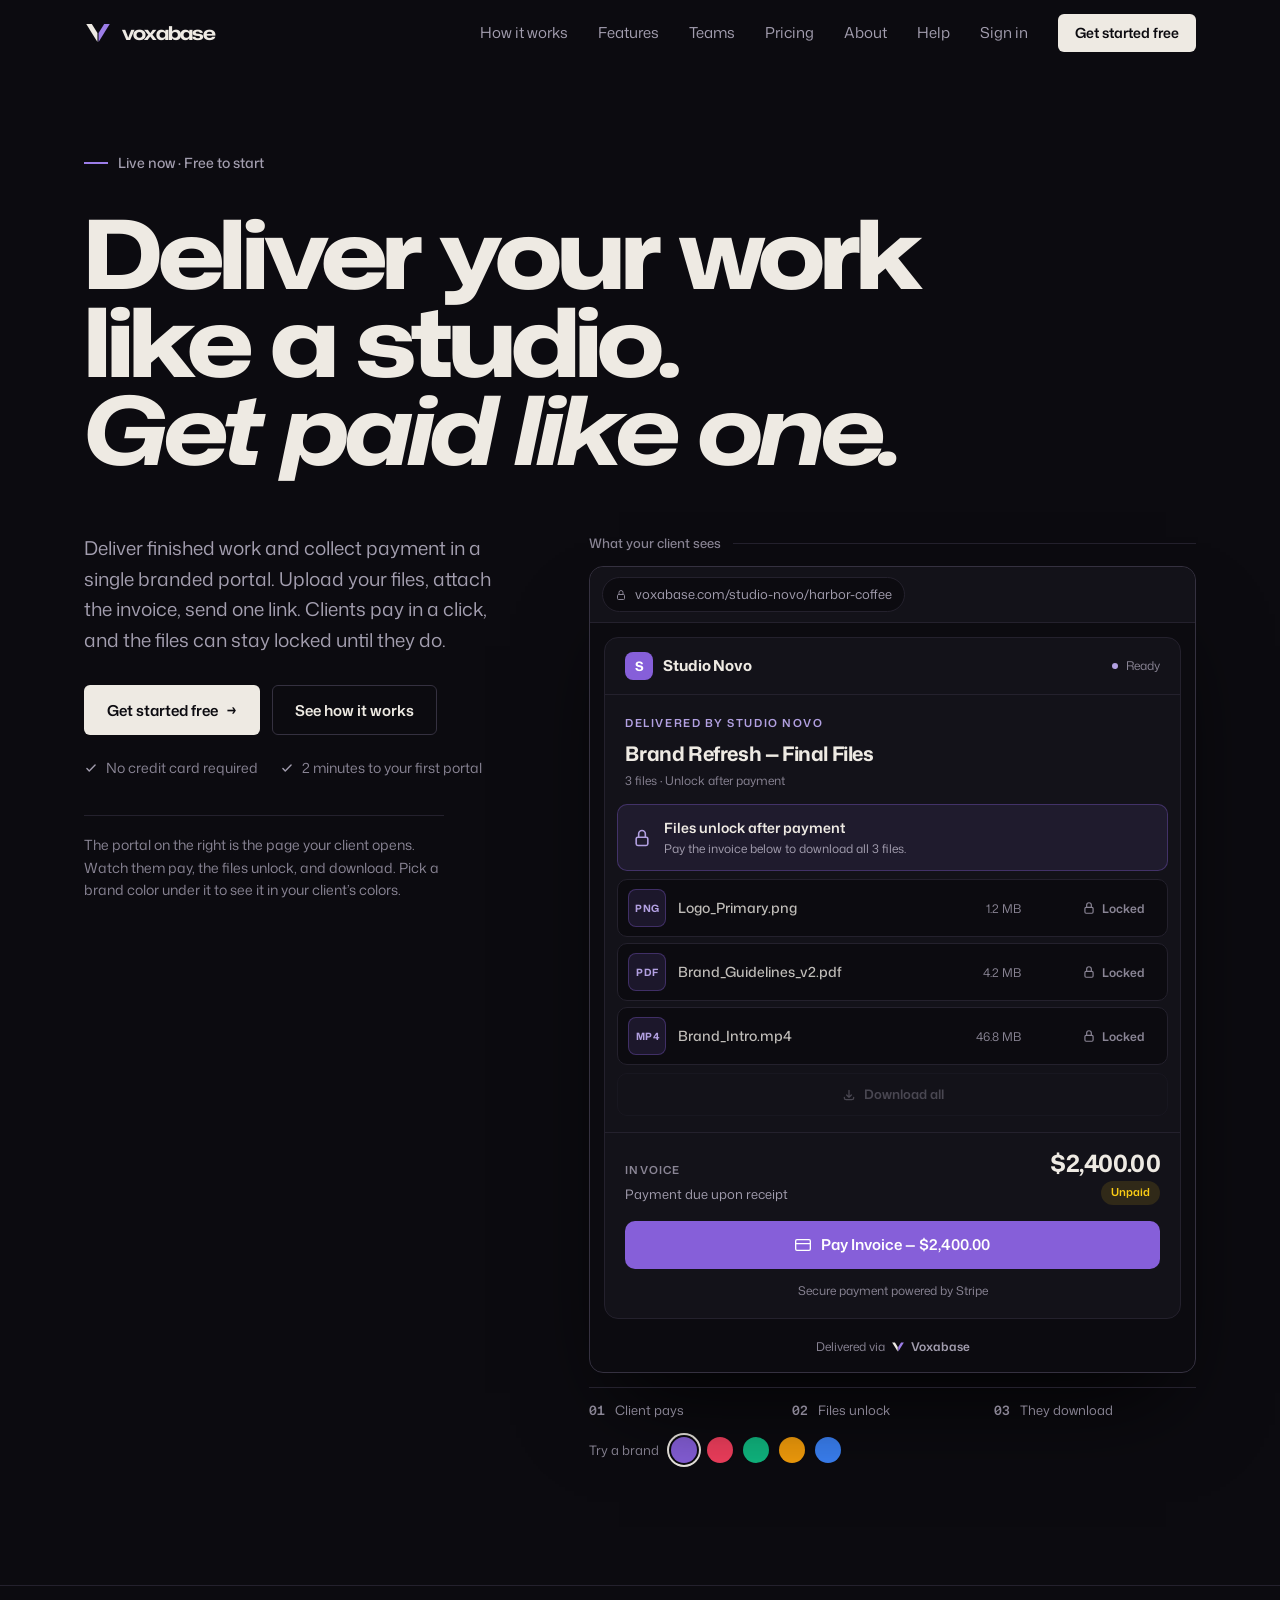
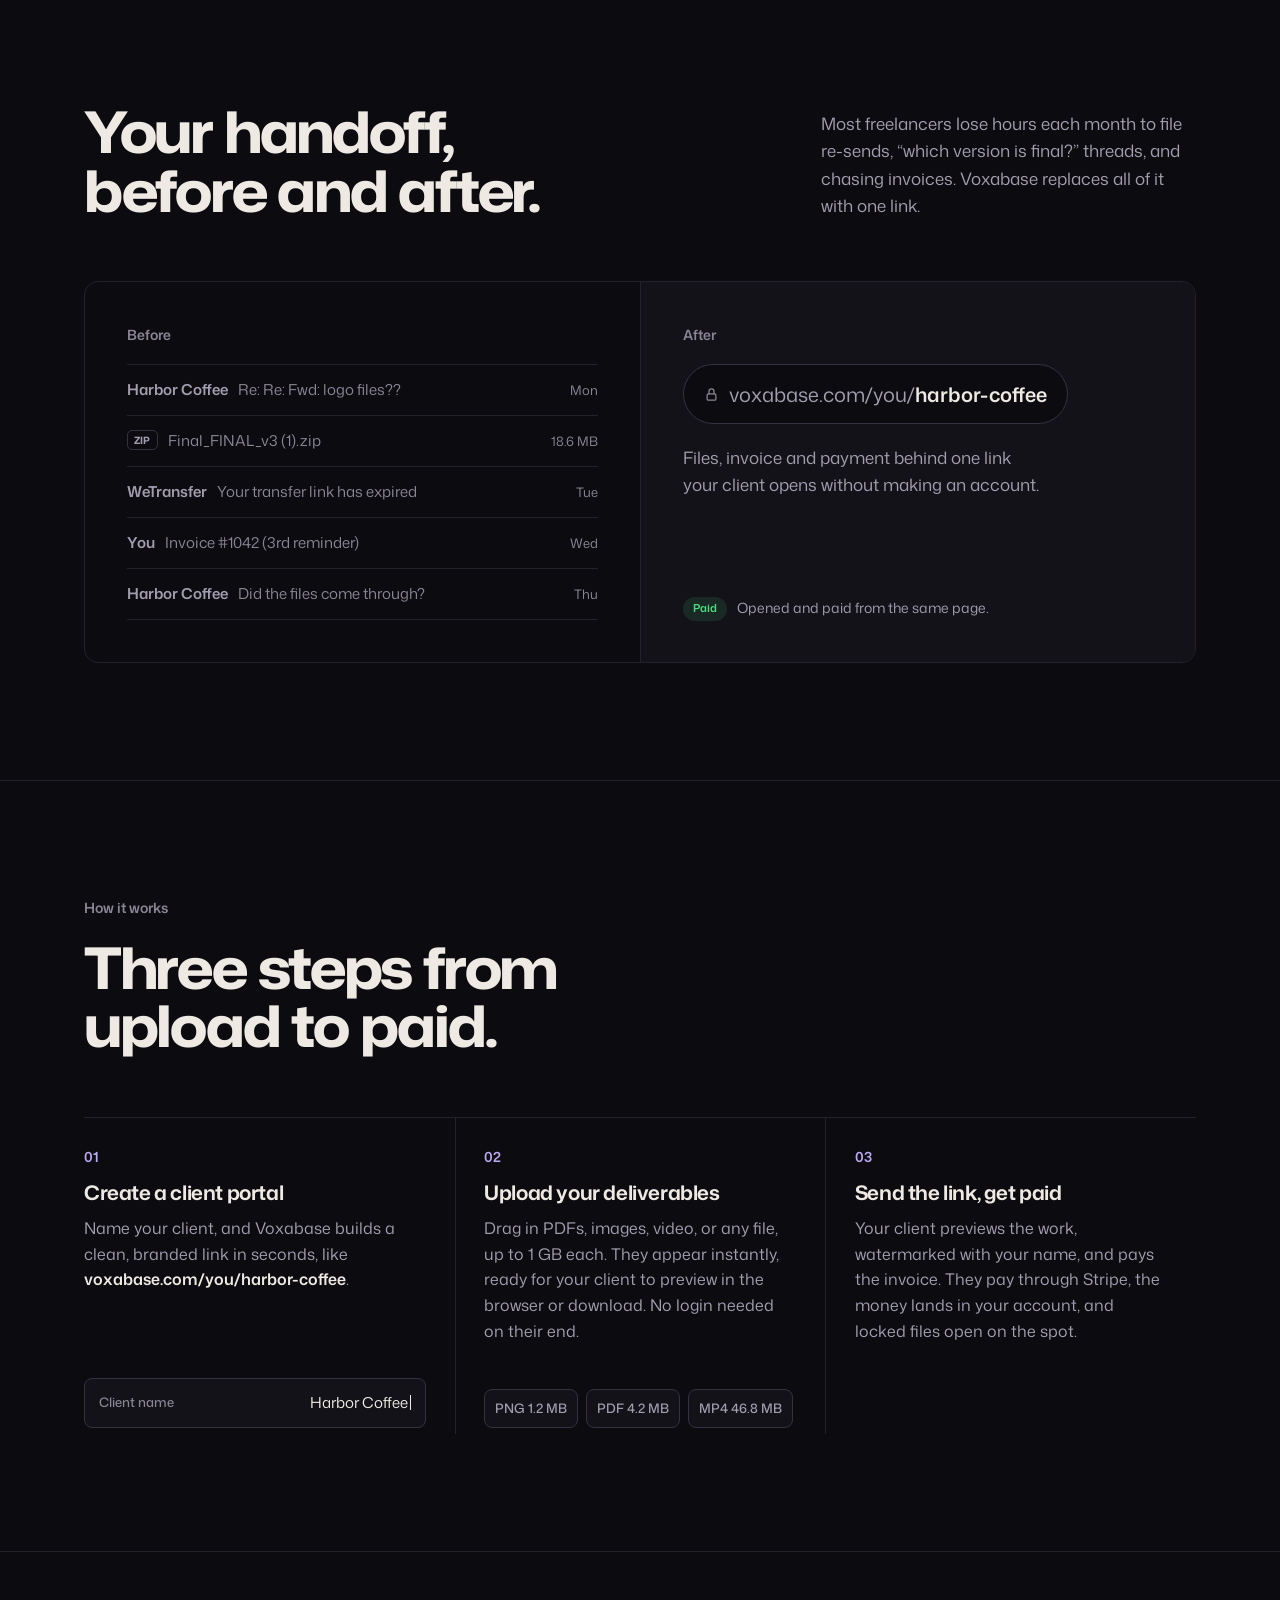
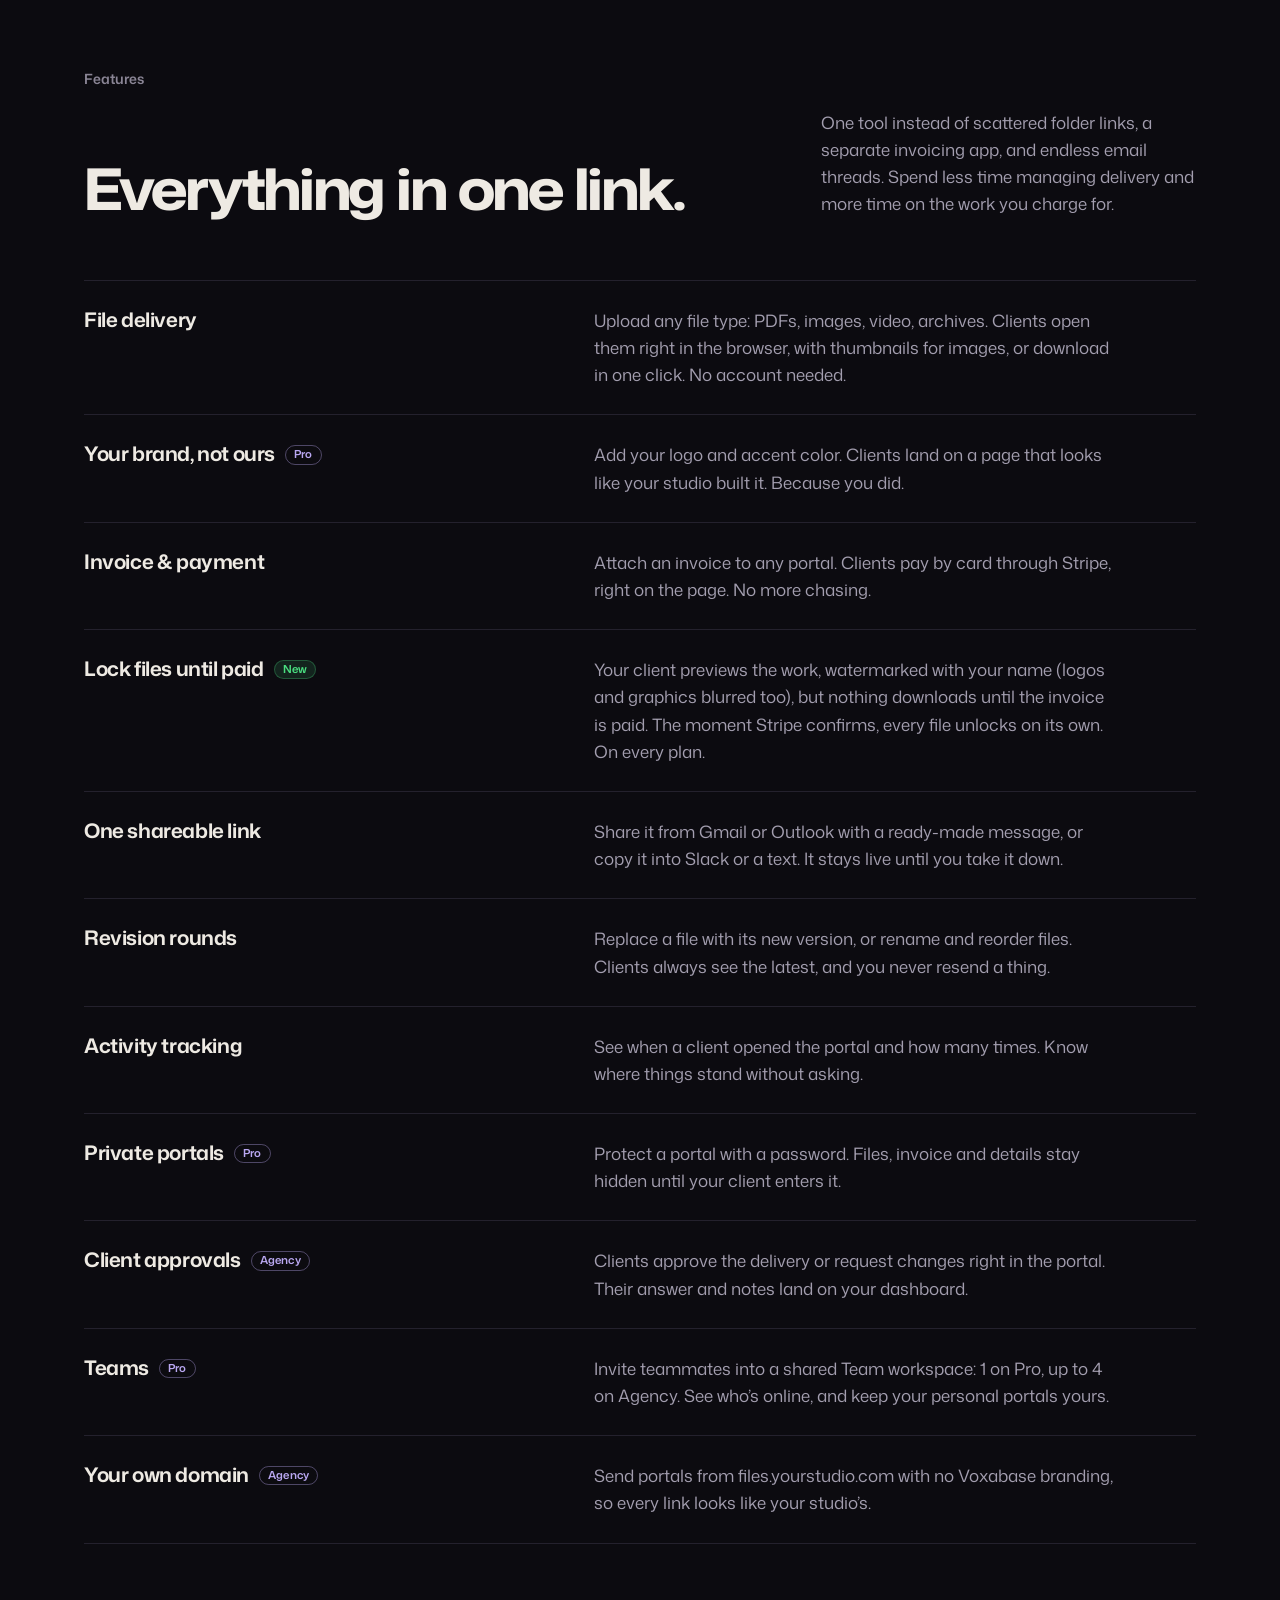
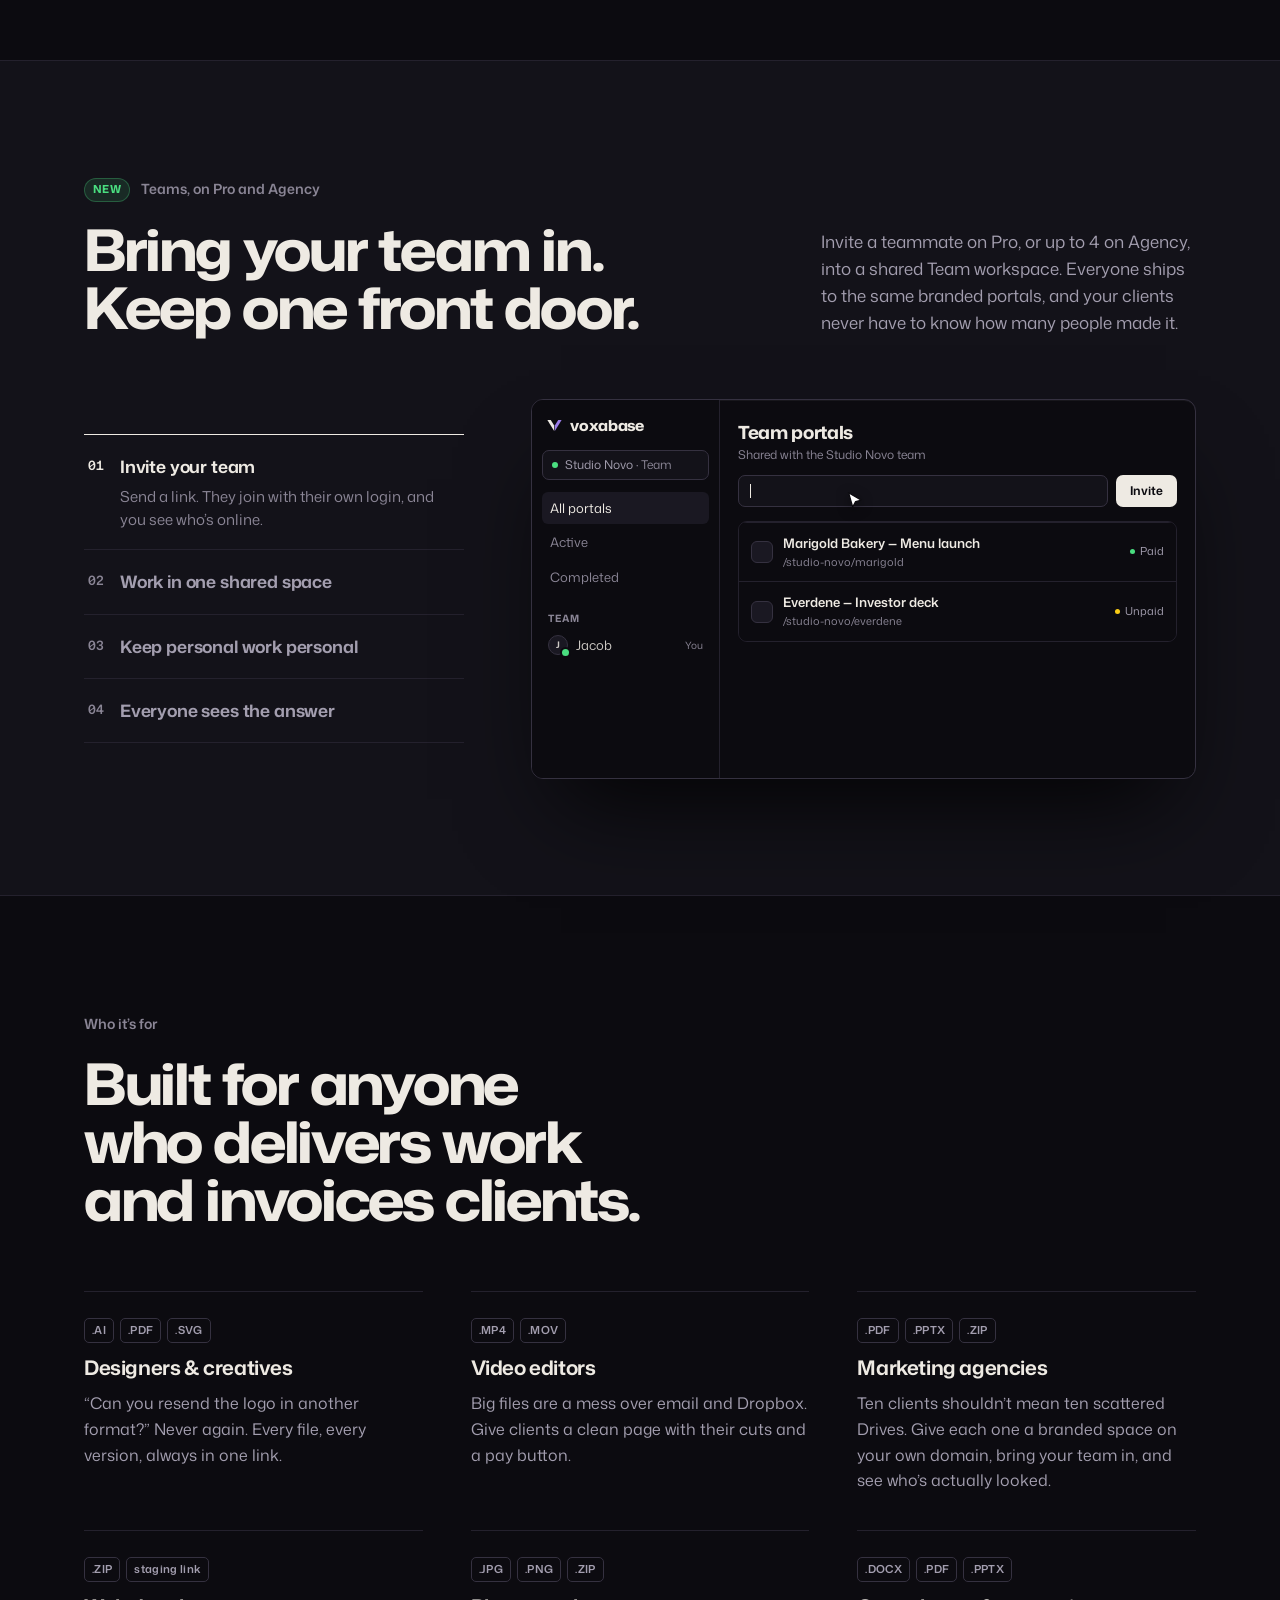
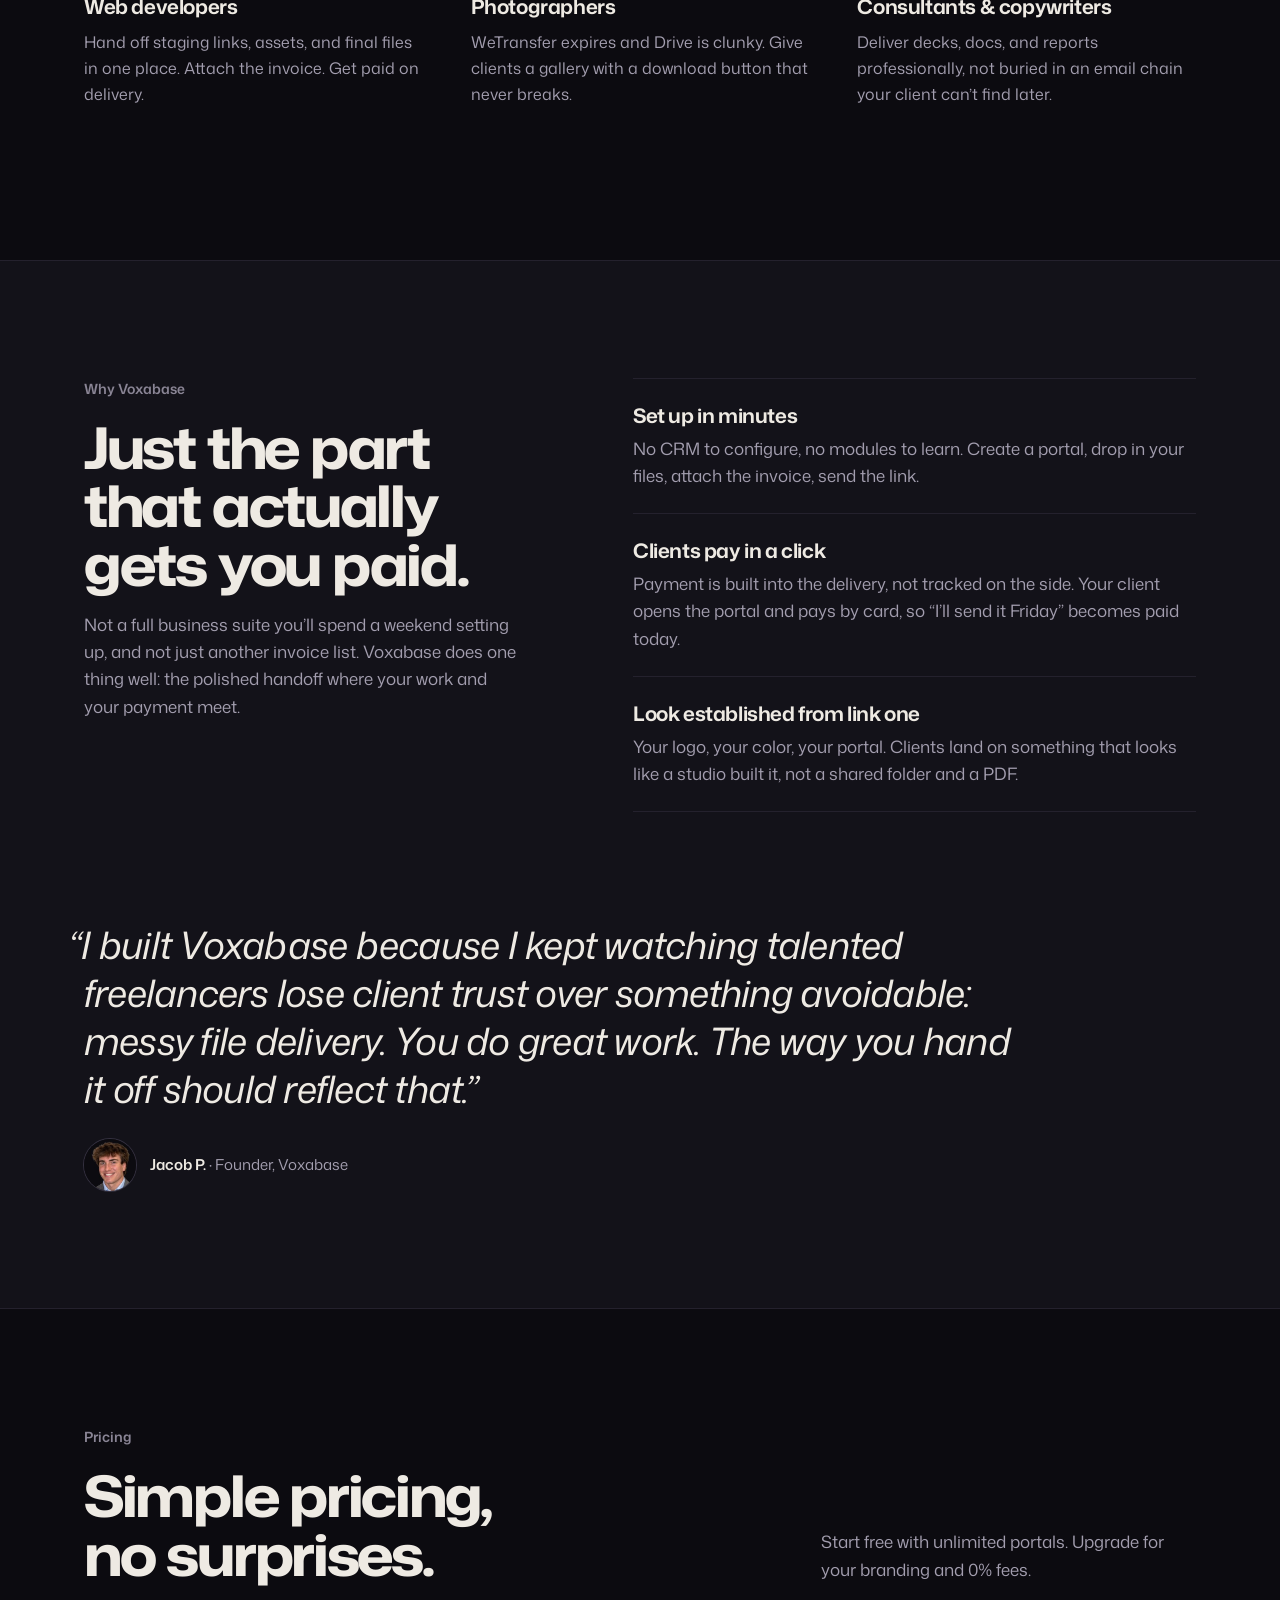
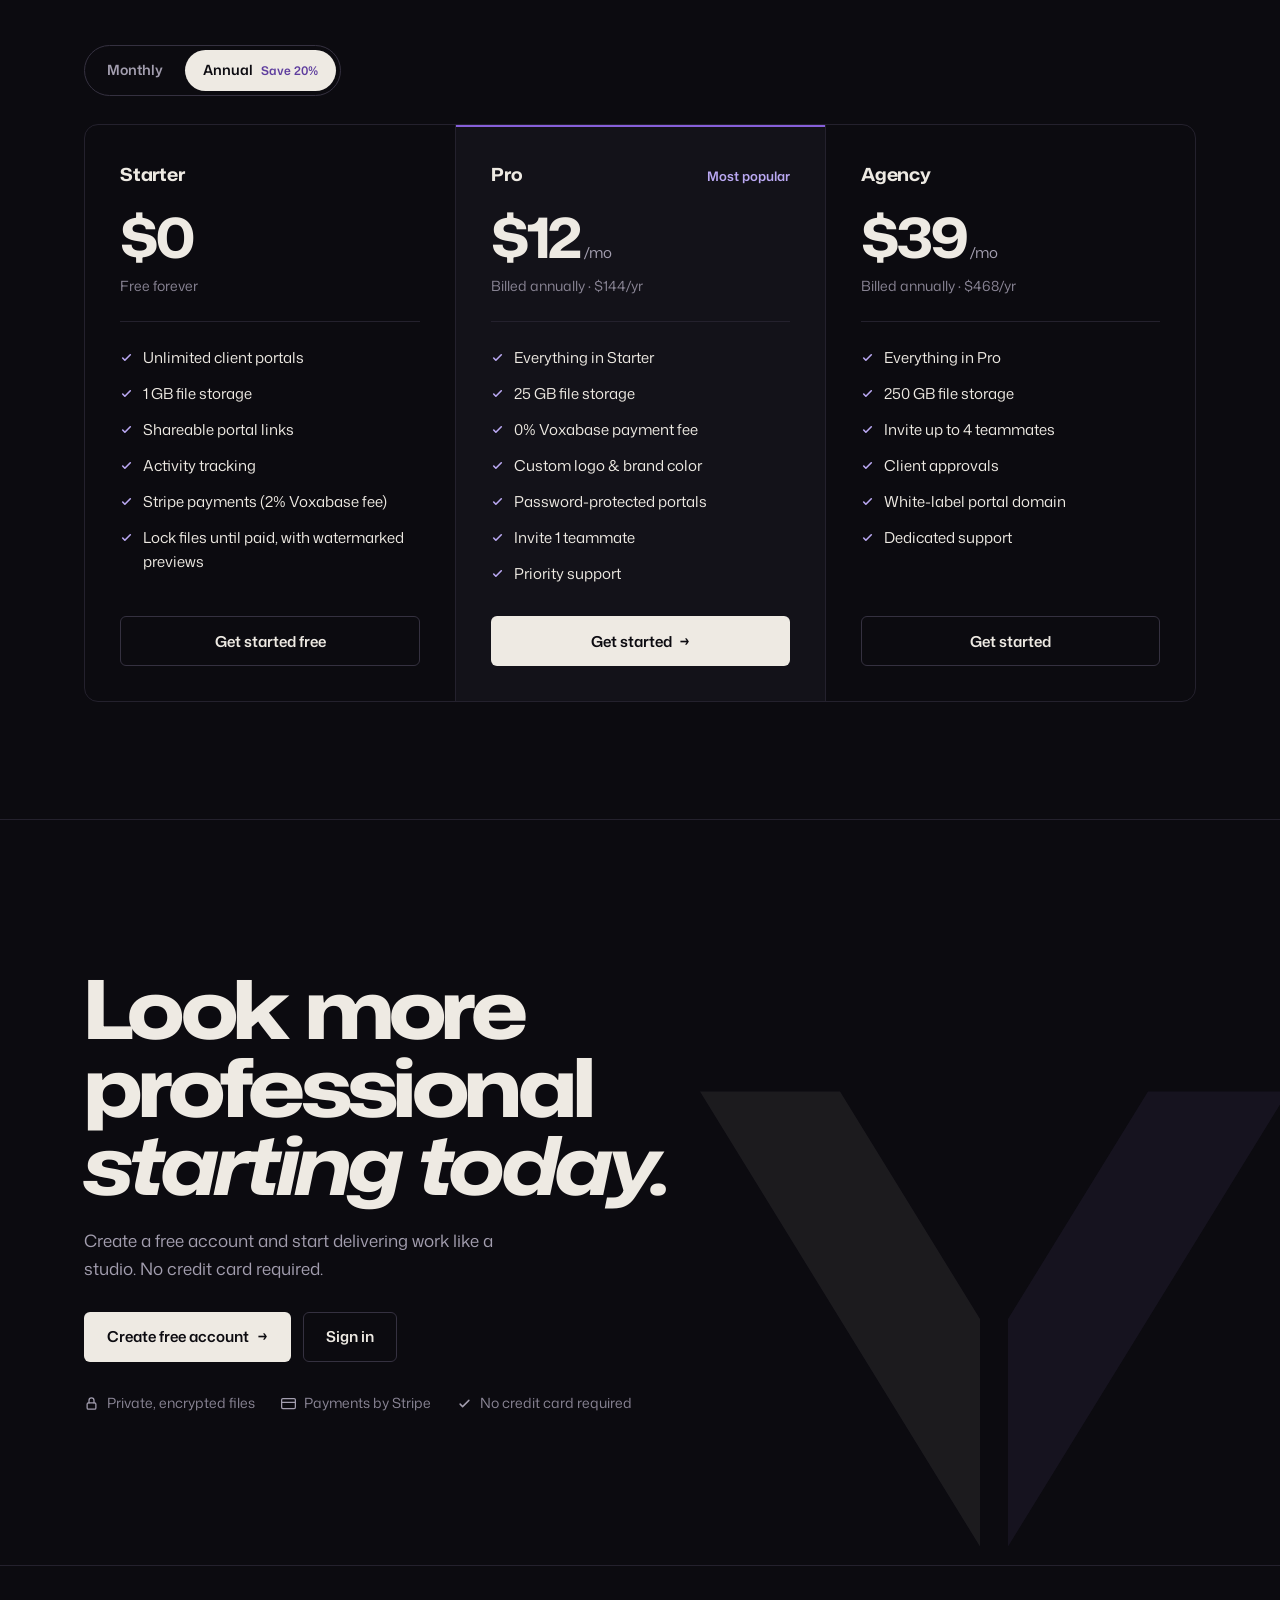
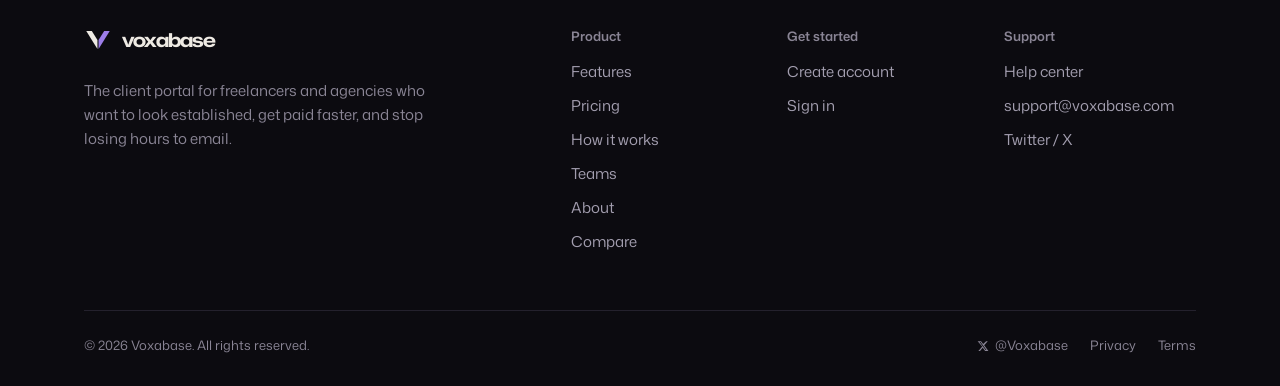
<file: index.html>
<!doctype html>
<html lang="en">
<head>
<meta charset="utf-8">
<meta name="viewport" content="width=device-width, initial-scale=1">
<title>Voxabase — Client Deliverables Portal</title>
<meta name="description" content="Deliver client work like a studio. Upload files, share one branded link, and get paid, with files that unlock the moment your client pays.">
<meta name="theme-color" content="#0c0b10">
<link rel="canonical" href="https://voxabase.com/">
<meta property="og:type" content="website">
<meta property="og:site_name" content="Voxabase">
<meta property="og:url" content="https://voxabase.com/">
<meta property="og:title" content="Voxabase — Client Deliverables Portal">
<meta property="og:description" content="Deliver client work like a studio. Upload files, share one branded link, and get paid, with files that unlock the moment your client pays.">
<meta name="twitter:card" content="summary">
<meta name="twitter:site" content="@Voxabase">
<link rel="icon" href="favicon.ico" sizes="48x48">
<link rel="icon" type="image/svg+xml" href="favicon.svg">
<link rel="icon" type="image/png" sizes="96x96" href="favicon-96x96.png">
<link rel="apple-touch-icon" sizes="180x180" href="apple-touch-icon.png">
<link rel="manifest" href="site.webmanifest">
<link rel="preconnect" href="https://fonts.googleapis.com">
<link rel="preconnect" href="https://fonts.gstatic.com" crossorigin>
<link rel="stylesheet" href="https://fonts.googleapis.com/css2?family=Mona+Sans:ital,wdth,wght@0,75..125,200..900;1,75..125,200..900&display=swap">
<style>
/* Layout: a poster-scale expanded headline across the full measure, then an editorial
   grid of hairline-divided sections instead of cards. The page's own chrome stays ink and
   paper; the only saturated color is the client's brand inside the live portal. */
:root {
  color-scheme: dark;
  --ink: #0c0b10;
  --ink-2: #131219;
  --ink-3: #1a1822;
  --ink-glass: rgba(12, 11, 16, 0.84);
  --rule: #24212d;
  --rule-2: #353140;
  --paper: #eeeae3;
  --white: #ffffff;
  --muted: #a39eaf;
  --faint: #8a8595;
  --violet: #865fd9;
  --violet-mark: #9c7de8;
  --violet-ink: #baa8f2;
  --violet-deep: #5e3d9e;
  --violet-line: rgba(186, 168, 242, 0.38);
  --select: rgba(134, 95, 217, 0.42);
  --ok: #4ade80;
  --ok-soft: rgba(74, 222, 128, 0.12);
  --ok-line: rgba(74, 222, 128, 0.28);
  --warn: #facc15;
  --warn-soft: rgba(250, 204, 21, 0.12);
  --on-brand: #ffffff;
  --shadow-lg: 0 1px 0 rgba(255, 255, 255, 0.05) inset, 0 50px 90px -30px rgba(0, 0, 0, 0.85);

  /* the demo client's brand, switched live */
  --brand: #865fd9;

  --font-display: "Mona Sans", "Helvetica Neue", Helvetica, Arial, sans-serif;
  --font-body: "Mona Sans", "Helvetica Neue", Helvetica, Arial, sans-serif;

  --step--1: 0.8125rem;
  --step-0: 1.0625rem;
  --step-3: clamp(2.1rem, 1.25rem + 2.9vw, 3.6rem);
  --step-4: clamp(2.45rem, 0.9rem + 6.3vw, 6.1rem);

  --measure: 1200px;
  --gutter: clamp(1rem, 0.35rem + 3vw, 3rem);
  --radius: 6px;
}

*, *::before, *::after { box-sizing: border-box; }
[hidden] { display: none !important; }
html { -webkit-text-size-adjust: 100%; scroll-behavior: smooth; scroll-padding-top: 84px; }

body {
  margin: 0;
  background: var(--ink);
  color: var(--paper);
  font-family: var(--font-body);
  font-size: var(--step-0);
  line-height: 1.6;
  -webkit-font-smoothing: antialiased;
  -moz-osx-font-smoothing: grayscale;
  text-rendering: optimizeLegibility;
  overflow-x: clip;
}

h1, h2, h3, p, ul, ol, dl, dd, figure, blockquote { margin: 0; }
ul, ol { padding: 0; list-style: none; }
a { color: inherit; text-decoration: none; }
button { font: inherit; }
::selection { background: var(--select); color: var(--paper); }
:focus-visible { outline: 2px solid var(--violet-ink); outline-offset: 3px; border-radius: 3px; }

.wrap { max-width: var(--measure); margin-inline: auto; padding-inline: var(--gutter); }
.url-inline { font-weight: 600; color: var(--paper); }

.skip {
  position: absolute; left: var(--gutter); top: -60px; z-index: 100;
  background: var(--paper); color: var(--ink); padding: 10px 14px; border-radius: var(--radius); font-weight: 600;
}
.skip:focus { top: 12px; }

/* ── Brand ─────────────────────────────────────────── */
.brand { display: inline-flex; align-items: center; gap: 10px; }
.mark { width: 28px; height: 28px; flex: none; display: block; }
.mark .ma { fill: var(--paper); }
.mark .mb { fill: var(--violet-mark); }
.wordmark {
  font-family: var(--font-display);
  font-stretch: 125%;
  font-weight: 700;
  font-size: 1.1875rem;
  letter-spacing: -0.04em;
  line-height: 1;
  padding-bottom: 1px;
}

/* ── Nav ───────────────────────────────────────────── */
.nav {
  position: sticky;
  top: env(safe-area-inset-top, 0px);
  z-index: 50;
  border-bottom: 1px solid transparent;
  transition: background-color 0.25s, border-color 0.25s;
}
.nav.is-scrolled {
  background: var(--ink-glass);
  -webkit-backdrop-filter: blur(16px) saturate(140%);
  backdrop-filter: blur(16px) saturate(140%);
  border-bottom-color: var(--rule);
}
.nav-inner {
  max-width: var(--measure);
  margin-inline: auto;
  padding: 14px var(--gutter);
  display: flex;
  align-items: center;
  justify-content: space-between;
  gap: 24px;
}
.nav-links { display: flex; align-items: center; gap: 30px; font-size: 0.9375rem; }
.nav-links a:not(.btn) { color: var(--muted); transition: color 0.2s; }
.nav-links a:not(.btn):hover { color: var(--paper); }
.menu-btn {
  display: none;
  font-family: var(--font-body);
  font-size: var(--step--1);
  color: var(--paper);
  background: transparent;
  border: 1px solid var(--rule-2);
  border-radius: var(--radius);
  padding: 8px 12px;
  cursor: pointer;
}
.mobile-menu {
  border-top: 1px solid var(--rule);
  background: var(--ink);
  padding: 6px var(--gutter) 22px;
  display: grid;
}
.mobile-menu a:not(.btn) { padding-block: 14px; font-size: 1.125rem; border-bottom: 1px solid var(--rule); }
.mobile-menu .btn { margin-top: 18px; }
@media (max-width: 880px) {
  .nav-links { display: none; }
  .menu-btn { display: inline-flex; }
}
@media (min-width: 881px) { .mobile-menu { display: none !important; } }

/* ── Buttons ───────────────────────────────────────── */
.btn {
  display: inline-flex;
  align-items: center;
  justify-content: center;
  gap: 0.5em;
  min-height: 50px;
  padding-inline: 22px;
  border-radius: var(--radius);
  border: 1px solid transparent;
  font-family: var(--font-body);
  font-weight: 600;
  font-size: 0.9375rem;
  line-height: 1;
  white-space: nowrap;
  cursor: pointer;
  transition: background-color 0.2s, color 0.2s, border-color 0.2s;
}
.btn-primary { background: var(--paper); color: var(--ink); }
.btn-primary:hover { background: var(--white); }
.btn-ghost { background: transparent; color: var(--paper); border-color: var(--rule-2); }
.btn-ghost:hover { background: var(--ink-2); border-color: var(--faint); }
.btn-sm { min-height: 38px; padding-inline: 16px; font-size: 0.875rem; }
.btn .arrow { display: inline-block; transition: transform 0.2s; }
.btn:hover .arrow { transform: translateX(3px); }

/* ── Hero ──────────────────────────────────────────── */
.hero { padding-block: clamp(2.25rem, 0.8rem + 5vw, 5.5rem) clamp(4.5rem, 2rem + 7vw, 8rem); }
.eyebrow {
  display: inline-flex;
  align-items: center;
  gap: 10px;
  font-family: var(--font-body);
  font-size: 0.875rem;
  font-weight: 500;
  color: var(--muted);
  margin-bottom: clamp(1.25rem, 0.8rem + 1.6vw, 2.25rem);
}
.eyebrow .rule { width: 24px; height: 1.5px; flex: none; background: var(--violet-mark); }

.hero-title {
  font-family: var(--font-display);
  font-weight: 760;
  font-stretch: 125%;
  font-size: var(--step-4);
  line-height: 0.93;
  letter-spacing: -0.045em;
  word-spacing: 0.07em;
}
.hero-title .line { display: block; }
.hero-title .line-em { font-style: italic; font-weight: 720; }
@media (max-width: 1100px) { .hero-title { font-stretch: 112%; } }
@media (max-width: 640px) { .hero-title { font-stretch: 92%; letter-spacing: -0.035em; line-height: 0.97; } }

.hero-grid {
  display: grid;
  grid-template-columns: minmax(0, 5fr) minmax(0, 7fr);
  gap: clamp(2rem, 0.5rem + 5vw, 5.5rem);
  margin-top: clamp(2.25rem, 1rem + 3.5vw, 4rem);
  align-items: start;
}
.hero-copy { position: sticky; top: calc(env(safe-area-inset-top, 0px) + 104px); min-width: 0; }
.hero-sub { font-size: clamp(1.0625rem, 1rem + 0.3vw, 1.1875rem); color: var(--muted); max-width: 44ch; text-wrap: pretty; }
.actions { display: flex; flex-wrap: wrap; gap: 12px; margin-top: 30px; }
.hero-meta { display: flex; flex-wrap: wrap; gap: 8px 22px; margin-top: 22px; font-size: 0.875rem; color: var(--faint); }
.hero-meta li { display: inline-flex; align-items: center; gap: 8px; }
.hero-meta svg { width: 14px; height: 14px; color: var(--muted); flex: none; }
.demo-hint { margin-top: 36px; padding-top: 18px; border-top: 1px solid var(--rule); font-size: 0.875rem; color: var(--faint); max-width: 40ch; }
@media (max-width: 900px) {
  .hero-grid { grid-template-columns: minmax(0, 1fr); }
  .hero-copy { position: static; }
  .demo-hint { display: none; }
}

/* ── Live portal demo (mirrors the real client portal) ─ */
.demo { min-width: 0; }
.demo-cap {
  display: flex;
  align-items: center;
  gap: 12px;
  font-family: var(--font-body);
  font-size: 0.8125rem;
  font-weight: 500;
  color: var(--faint);
  margin-bottom: 12px;
}
.demo-cap::after { content: ""; flex: 1; height: 1px; background: var(--rule); }
.browser {
  position: relative;
  border: 1px solid var(--rule-2);
  border-radius: 14px;
  background: var(--ink);
  box-shadow: var(--shadow-lg);
  overflow: hidden;
}
.browser-bar {
  display: flex;
  align-items: center;
  padding: 10px 12px;
  border-bottom: 1px solid var(--rule);
  background: var(--ink-2);
}
.url {
  display: flex;
  align-items: center;
  gap: 8px;
  min-width: 0;
  max-width: 100%;
  padding: 6px 12px;
  border: 1px solid var(--rule);
  border-radius: 999px;
  background: var(--ink);
  font-family: var(--font-body);
  font-size: 0.8125rem;
  color: var(--muted);
}
.url svg { width: 12px; height: 12px; flex: none; color: var(--faint); }
.url span { overflow: hidden; text-overflow: ellipsis; white-space: nowrap; }

.portal { position: relative; background: var(--ink-2); margin: 14px; border: 1px solid var(--rule); border-radius: 14px; overflow: hidden; }
.p-top { display: flex; align-items: center; justify-content: space-between; gap: 12px; padding: 14px 20px; border-bottom: 1px solid var(--rule); }
.p-brand { display: flex; align-items: center; gap: 10px; font-weight: 700; font-size: 0.9375rem; letter-spacing: -0.01em; min-width: 0; }
.p-mark {
  width: 28px; height: 28px; flex: none;
  display: grid; place-items: center;
  background: var(--brand);
  border-radius: 8px;
  color: var(--on-brand);
  font-size: 13px;
  font-weight: 700;
  transition: background-color 0.35s, color 0.35s;
}
.p-status { display: flex; align-items: center; gap: 8px; font-size: 0.75rem; color: var(--faint); }
.p-dot { width: 6px; height: 6px; border-radius: 50%; background: color-mix(in oklab, var(--brand) 55%, var(--paper)); transition: background-color 0.35s; }

.p-head { padding: 20px 20px 14px; }
.p-by {
  font-size: 0.6875rem; font-weight: 600; letter-spacing: 0.14em; text-transform: uppercase;
  color: color-mix(in oklab, var(--brand) 55%, var(--paper));
  margin-bottom: 8px;
  transition: color 0.35s;
}
.p-title { font-weight: 700; font-size: 1.25rem; letter-spacing: -0.02em; line-height: 1.2; }
.p-count { font-size: 0.75rem; color: var(--faint); margin-top: 6px; }

.p-files { display: grid; gap: 6px; padding-inline: 12px; }
.p-file {
  display: grid;
  grid-template-columns: auto minmax(0, 1fr) auto auto;
  align-items: center;
  gap: 12px;
  padding: 9px 10px;
  border: 1px solid var(--rule);
  border-radius: 10px;
  background: var(--ink);
}
.p-type {
  width: 38px; height: 38px;
  display: grid; place-items: center;
  border-radius: 8px;
  font-family: var(--font-body);
  font-size: 0.625rem;
  font-weight: 700;
  letter-spacing: 0.04em;
  background: color-mix(in oklab, var(--brand) 16%, var(--ink));
  color: color-mix(in oklab, var(--brand) 55%, var(--paper));
  border: 1px solid color-mix(in oklab, var(--brand) 34%, transparent);
  transition: background-color 0.35s, color 0.35s, border-color 0.35s;
}
.p-name { font-size: 0.875rem; font-weight: 500; overflow: hidden; text-overflow: ellipsis; white-space: nowrap; min-width: 0; }
.p-size { font-family: var(--font-body); font-size: 0.75rem; color: var(--faint); }
.p-dl { display: inline-flex; align-items: center; gap: 6px; font-size: 0.75rem; font-weight: 600; padding: 7px 12px; border: 1px solid var(--rule-2); border-radius: 7px; }
.p-dl svg, .p-all svg, .p-locked svg, .pv-dl svg { width: 14px; height: 14px; flex: none; }

/* Lock files until paid: rows show "Locked" until the invoice is paid, then
   open one by one (thumbnails appear, Download replaces Locked) */
.p-lockbar {
  display: flex; align-items: center; gap: 12px;
  margin: 0 12px 8px; padding: 12px 14px; max-height: 90px; overflow: hidden;
  border: 1px solid color-mix(in oklab, var(--brand) 34%, transparent);
  border-radius: 10px;
  background: color-mix(in oklab, var(--brand) 12%, var(--ink-2));
  transition: background-color .4s ease .15s, border-color .4s ease .15s;
}
.p-lockbar svg { width: 20px; height: 20px; flex: none; color: color-mix(in oklab, var(--brand) 55%, var(--paper)); overflow: visible; transition: color .35s ease .15s; }
.p-lk-text { display: grid; min-width: 0; }
.p-lk-text > div { grid-area: 1 / 1; transition: opacity .3s ease .2s, transform .4s cubic-bezier(.2, .7, .2, 1) .2s; }
.lk-open { opacity: 0; transform: translateY(6px); }
.portal.is-unlocked .lk-shut { opacity: 0; transform: translateY(-6px); transition-delay: 0s; }
.portal.is-unlocked .lk-open { opacity: 1; transform: none; }
.p-lockbar b { display: block; font-size: 0.875rem; font-weight: 600; }
.p-lockbar span { display: block; font-size: 0.75rem; color: var(--muted); }
.p-shackle { transition: transform .4s cubic-bezier(.3, 1.5, .5, 1); }
.portal.is-opening .p-shackle { transform: translateY(-3.5px); }
.portal.is-unlocked .p-lockbar { border-color: var(--ok-line); background: var(--ok-soft); }
.portal.is-unlocked .p-lockbar svg { color: var(--ok); }

.p-thumb, .p-name { all: unset; box-sizing: border-box; }
.p-thumb { position: relative; display: grid; width: 38px; height: 38px; border-radius: 8px; }
.p-thumb > * { grid-area: 1 / 1; }
.p-art { display: block; overflow: hidden; border-radius: 8px; opacity: 0; transform: scale(.8); transition: opacity .35s, transform .45s cubic-bezier(.3, 1.4, .5, 1); transition-delay: calc(var(--i) * 0.12s + 0.25s); }
.p-art svg, .pv-image svg { display: block; width: 100%; height: 100%; }
.p-name { font-size: 0.875rem; font-weight: 500; overflow: hidden; text-overflow: ellipsis; white-space: nowrap; min-width: 0; color: rgba(238, 234, 227, 0.8); transition: color .3s; }
.p-act { display: grid; justify-items: end; }
.p-act > * { grid-area: 1 / 1; transition: opacity .3s, transform .4s cubic-bezier(.3, 1.4, .5, 1); transition-delay: calc(var(--i) * 0.12s + 0.2s); }
.p-locked { display: inline-flex; align-items: center; gap: 6px; padding: 7px 12px; font-size: 0.75rem; font-weight: 600; color: var(--faint); }
.p-act .p-dl { opacity: 0; transform: translateY(5px) scale(.94); pointer-events: none; }
.p-all { opacity: .38; transition: opacity .35s ease .55s, color .35s ease .55s, transform .15s; }

.portal.is-unlocked .p-art { opacity: 1; transform: none; }
.portal.is-unlocked .p-name { color: var(--paper); }
.portal.is-unlocked .p-locked { opacity: 0; transform: translateY(-5px); }
.portal.is-unlocked .p-act .p-dl { opacity: 1; transform: none; pointer-events: auto; }
/* After the unlock has played, presses respond right away (no stagger) */
.portal.is-settled .p-act > *, .portal.is-settled .p-all { transition-delay: 0s; }

/* Download: a working button in the demo (Downloading, then Downloaded) */
button.p-dl { position: relative; overflow: hidden; justify-content: center; width: 124px; padding-inline: 8px; background: transparent; color: var(--paper); font-family: var(--font-body); }
.p-dl > svg, .p-dl-label { position: relative; }
.p-fill { position: absolute; inset: 0 auto 0 0; width: 0; background: color-mix(in oklab, var(--brand) 32%, transparent); }
.p-dl.is-loading .p-fill { animation: p-fill .95s cubic-bezier(.3, .6, .4, 1) forwards; }
@keyframes p-fill { to { width: 100%; } }
.p-dl .i-done { display: none; }
.p-dl.is-done .i-dl { display: none; }
.p-dl.is-done .i-done { display: block; }
.portal .p-act .p-dl.is-done { color: var(--ok); border-color: var(--ok-line); background: var(--ok-soft); }
.portal.is-unlocked .p-act .p-dl.is-press, .p-pay.is-press, .p-all.is-press { transform: scale(.94); }
.p-pay { transition: background-color 0.35s, filter 0.2s, transform .15s; }
.p-pay.is-hover { filter: brightness(1.08); }
button.p-all { display: flex; width: calc(100% - 24px); background: transparent; font-family: var(--font-body); cursor: pointer; }
#heroCursor { z-index: 4; filter: drop-shadow(0 4px 10px rgba(0, 0, 0, .75)) drop-shadow(0 1px 2px rgba(0, 0, 0, .6)); }
/* Replay resets the portal in one frame, so nothing is still moving when the cursor aims */
.portal.is-instant, .portal.is-instant * { transition: none !important; animation: none !important; }
.portal.is-unlocked .p-all { opacity: 1; color: var(--paper); }

.portal { transition: opacity .4s ease; }
.portal.is-fading { opacity: 0; }
@media (prefers-reduced-motion: reduce) {
  .portal * { transition: none !important; animation: none !important; }
}
.p-all {
  margin: 8px 12px 0;
  padding: 10px;
  display: flex;
  align-items: center;
  justify-content: center;
  gap: 8px;
  font-size: 0.8125rem;
  font-weight: 600;
  color: var(--muted);
  border: 1px solid var(--rule);
  border-radius: 10px;
}

.p-invoice { margin-top: 16px; padding: 18px 20px; border-top: 1px solid var(--rule); }
.p-inv-row { display: flex; align-items: flex-end; justify-content: space-between; gap: 16px; margin-bottom: 16px; }
.p-inv-label { font-size: 0.6875rem; font-weight: 600; letter-spacing: 0.1em; text-transform: uppercase; color: var(--faint); margin-bottom: 4px; }
.p-inv-note { font-size: 0.8125rem; color: var(--muted); }
.p-inv-amt { display: flex; flex-direction: column; align-items: flex-end; gap: 6px; }
.p-amount {
  font-family: var(--font-display);
  font-weight: 700;
  font-size: 1.5rem;
  letter-spacing: -0.025em;
  line-height: 1;
}
.p-pill { font-size: 0.6875rem; font-weight: 600; padding: 3px 10px; border-radius: 999px; }
.p-pill[data-state="unpaid"] { background: var(--warn-soft); color: var(--warn); }
.p-pill[data-state="paid"] { background: var(--ok-soft); color: var(--ok); }
.p-pay {
  width: 100%;
  min-height: 48px;
  display: flex; align-items: center; justify-content: center; gap: 10px;
  border: 0;
  border-radius: 10px;
  background: var(--brand);
  color: var(--on-brand);
  font-family: var(--font-body);
  font-weight: 600;
  font-size: 0.9375rem;
  cursor: pointer;
  transition: background-color 0.35s, filter 0.2s;
}
.p-pay:hover { filter: brightness(1.08); }
.p-pay[aria-busy="true"] { cursor: progress; filter: saturate(0.7) brightness(0.9); }
.p-pay svg, .p-received svg { width: 16px; height: 16px; flex: none; }
.p-received {
  width: 100%;
  min-height: 48px;
  display: flex; align-items: center; justify-content: center; gap: 8px;
  border-radius: 10px;
  background: var(--ok-soft);
  border: 1px solid var(--ok-line);
  color: var(--ok);
  font-weight: 600;
  font-size: 0.9375rem;
}
.p-stripe { margin-top: 12px; text-align: center; font-size: 0.75rem; color: var(--faint); }
.p-foot { padding: 4px 0 16px; text-align: center; font-size: 0.75rem; color: var(--faint); }
.p-foot span { display: inline-flex; align-items: center; gap: 6px; }
.p-foot svg { width: 14px; height: 14px; }
.p-foot b { color: var(--muted); font-weight: 600; }

.demo-controls { display: flex; align-items: center; justify-content: space-between; gap: 12px 20px; flex-wrap: wrap; margin-top: 16px; }
.chips { display: flex; align-items: center; gap: 10px; flex-wrap: wrap; }
.chips-label { font-family: var(--font-body); font-size: var(--step--1); color: var(--faint); margin-right: 2px; }
.chip {
  width: 26px; height: 26px;
  border: 0; border-radius: 50%;
  background: var(--c);
  cursor: pointer;
  box-shadow: 0 0 0 2px var(--ink), 0 0 0 3px transparent;
  transition: box-shadow 0.2s, transform 0.2s;
}
.chip:hover { transform: scale(1.08); }
.chip[aria-pressed="true"] { box-shadow: 0 0 0 2px var(--ink), 0 0 0 4px var(--paper); }
.h-steps { list-style: none; margin: 14px 0 0; padding: 0; display: grid; grid-template-columns: repeat(3, minmax(0, 1fr)); }
.h-step { position: relative; display: flex; gap: 10px; padding: 12px 10px 0 0; border-top: 1px solid var(--rule); font-size: 0.8125rem; color: var(--faint); transition: color .3s; }
.h-step .t-n { padding-top: 0; transition: color .3s; }
.h-step.is-on, .h-step.is-on .t-n { color: var(--paper); }
.h-step.is-done { color: var(--muted); }
.h-step .t-bar { top: -1px; }
.h-step.is-on .t-bar { animation: t-bar var(--h-dur, 3s) linear forwards; }
.h-step.is-done .t-bar { width: 100%; background: var(--muted); }
.h-toast {
  position: absolute; left: 50%; bottom: 44px; z-index: 5;
  display: flex; align-items: center; gap: 10px; padding: 10px 14px 10px 12px; border-radius: 10px;
  background: var(--ink-2); border: 1px solid var(--ok-line); box-shadow: 0 18px 40px -12px rgba(0, 0, 0, .9);
  font-size: 0.8125rem; white-space: nowrap; pointer-events: none;
  opacity: 0; transform: translate(-50%, 12px) scale(.97); transition: opacity .3s ease, transform .45s cubic-bezier(.2, .9, .3, 1.2);
}
.h-toast.is-in { opacity: 1; transform: translate(-50%, 0); }
.h-toast svg { width: 18px; height: 18px; flex: none; }
.h-toast b { display: block; font-weight: 600; color: var(--paper); }
.h-toast div > span { display: block; font-size: 0.75rem; color: var(--muted); }
.h-toast .amt-ok { color: var(--ok); font-weight: 600; }
@media (max-width: 480px) { .h-step { font-size: 0.75rem; gap: 6px; } .h-toast { bottom: 40px; } }
@media (max-width: 480px) { .p-size { display: none; } .p-file { grid-template-columns: auto minmax(0, 1fr) auto; gap: 10px; } button.p-dl { width: 114px; padding-inline: 4px; gap: 5px; } }

/* ── Sections ──────────────────────────────────────── */
.section { padding-block: clamp(4.5rem, 2.5rem + 6vw, 8.5rem); border-top: 1px solid var(--rule); }
.section.band { background: var(--ink-2); }
.sec-head {
  display: grid;
  grid-template-columns: minmax(0, 7fr) minmax(0, 4fr);
  column-gap: clamp(2rem, 1rem + 5vw, 7rem);
  row-gap: 18px;
  align-items: end;
  margin-bottom: clamp(2.5rem, 1.5rem + 3vw, 4.5rem);
}
.sec-head .kicker { grid-column: 1 / -1; }
.sec-head .lede { grid-column: 2; }
@media (max-width: 860px) {
  .sec-head { grid-template-columns: minmax(0, 1fr); }
  .sec-head .lede { grid-column: 1; }
}
.kicker { font-family: var(--font-body); font-size: 0.875rem; font-weight: 600; color: var(--faint); }
.h2 {
  font-family: var(--font-display);
  font-weight: 730;
  font-stretch: 115%;
  font-size: var(--step-3);
  line-height: 1.02;
  letter-spacing: -0.04em;
  word-spacing: 0.04em;
  text-wrap: balance;
}
@media (max-width: 640px) { .h2 { font-stretch: 100%; letter-spacing: -0.03em; } }
.lede { color: var(--muted); max-width: 44ch; text-wrap: pretty; }
.h3 {
  font-family: var(--font-display);
  font-stretch: 105%;
  font-weight: 650;
  font-size: 1.25rem;
  letter-spacing: -0.02em;
  line-height: 1.2;
}

/* Before / after */
.ba { display: grid; grid-template-columns: minmax(0, 1fr) minmax(0, 1fr); border: 1px solid var(--rule); border-radius: 14px; overflow: hidden; }
.ba-col { padding: clamp(1.5rem, 1rem + 2vw, 2.75rem); min-width: 0; }
.ba-col + .ba-col { border-left: 1px solid var(--rule); }
.ba-after { background: var(--ink-2); display: flex; flex-direction: column; }
.ba-label { font-family: var(--font-body); font-size: 0.875rem; font-weight: 600; color: var(--faint); margin-bottom: 18px; }
.mess { border-top: 1px solid var(--rule); }
.mess li {
  display: grid;
  grid-template-columns: minmax(0, 1fr) auto;
  align-items: baseline;
  column-gap: 16px;
  padding-block: 13px;
  border-bottom: 1px solid var(--rule);
  font-size: 0.9375rem;
  color: var(--faint);
}
.mess .line { min-width: 0; overflow: hidden; text-overflow: ellipsis; white-space: nowrap; }
.mess .from { font-weight: 600; color: var(--muted); margin-right: 10px; }
.mess .file {
  display: inline-block;
  margin-right: 10px;
  padding: 1px 6px;
  border: 1px solid var(--rule-2);
  border-radius: 5px;
  font-size: 0.625rem;
  font-weight: 700;
  letter-spacing: 0.04em;
  color: var(--muted);
  vertical-align: 2px;
}
.mess .when { font-size: 0.8125rem; color: var(--faint); }
.one-link {
  align-self: flex-start;
  display: inline-flex;
  align-items: center;
  gap: 10px;
  max-width: 100%;
  padding: 13px 20px;
  border: 1px solid var(--rule-2);
  border-radius: 999px;
  background: var(--ink);
  font-size: clamp(1rem, 0.92rem + 0.45vw, 1.25rem);
  color: var(--muted);
}
.one-link svg { width: 15px; height: 15px; flex: none; color: var(--faint); }
.one-link span { min-width: 0; overflow: hidden; text-overflow: ellipsis; white-space: nowrap; }
.one-link b { color: var(--paper); font-weight: 600; }
.ba-status { display: flex; align-items: center; flex-wrap: wrap; gap: 10px; margin-top: auto; padding-top: 26px; font-size: 0.875rem; color: var(--muted); }
@media (max-width: 480px) {
  .one-link { padding: 11px 14px; gap: 8px; font-size: 0.9375rem; }
  .mess .line { white-space: normal; }
}
.ba-note { margin-top: 20px; color: var(--muted); max-width: 36ch; }
@media (max-width: 720px) {
  .ba { grid-template-columns: minmax(0, 1fr); }
  .ba-col + .ba-col { border-left: 0; border-top: 1px solid var(--rule); }
}

/* How it works: a real sequence, so it is numbered */
.steps { display: grid; grid-template-columns: repeat(3, minmax(0, 1fr)); border-top: 1px solid var(--rule); }
.step { display: flex; flex-direction: column; gap: 12px; padding: 28px clamp(1rem, 0.5rem + 1.6vw, 2.25rem) 6px 0; min-width: 0; }
.step + .step { padding-left: clamp(1rem, 0.5rem + 1.6vw, 2.25rem); border-left: 1px solid var(--rule); }
.step-n { font-family: var(--font-body); font-size: 0.875rem; font-weight: 600; color: var(--violet-ink); }
.step p { color: var(--muted); font-size: 1rem; }
.step-art { margin-top: auto; padding-top: 22px; }
.mini-field {
  display: flex; align-items: center; justify-content: space-between; gap: 12px;
  padding: 12px 14px;
  border: 1px solid var(--rule-2);
  border-radius: 8px;
  background: var(--ink-2);
  font-size: 0.9375rem;
}
.mini-field .mf-label { color: var(--faint); font-size: 0.8125rem; font-weight: 500; }
.mini-files { display: flex; flex-wrap: wrap; gap: 8px; }
.mini-files span {
  font-family: var(--font-body);
  font-size: 0.8125rem;
  font-weight: 500;
  color: var(--muted);
  padding: 8px 10px;
  border: 1px solid var(--rule-2);
  border-radius: 8px;
  background: var(--ink-2);
}
.mini-paid {
  display: flex; align-items: center; justify-content: space-between; gap: 12px;
  padding: 12px 14px;
  border: 1px solid var(--rule-2);
  border-radius: 8px;
  background: var(--ink-2);
}
.mini-paid .amt { font-family: var(--font-display); font-weight: 700; font-size: 1.125rem; letter-spacing: -0.02em; }
@media (max-width: 860px) {
  .steps { grid-template-columns: minmax(0, 1fr); }
  .step { padding-right: 0; padding-bottom: 28px; }
  .step + .step { padding-left: 0; border-left: 0; border-top: 1px solid var(--rule); }
}

/* Features: an index, one row per capability */
.feats { border-bottom: 1px solid var(--rule); }
.feat {
  display: grid;
  grid-template-columns: minmax(0, 5fr) minmax(0, 7fr);
  column-gap: clamp(2rem, 1rem + 5vw, 7rem);
  row-gap: 8px;
  align-items: baseline;
  padding-block: 26px;
  border-top: 1px solid var(--rule);
}
.feat dd { color: var(--muted); max-width: 52ch; }
.tag {
  display: inline-block;
  margin-left: 10px;
  padding: 2px 8px;
  border: 1px solid var(--violet-line);
  border-radius: 999px;
  font-family: var(--font-body);
  font-size: 0.6875rem;
  font-weight: 600;
  letter-spacing: 0.02em;
  color: var(--violet-ink);
  vertical-align: 3px;
}
.tag-new { border-color: var(--ok-line); color: var(--ok); background: var(--ok-soft); }
@media (max-width: 720px) { .feat { grid-template-columns: minmax(0, 1fr); } }

/* Who it's for */
.who { display: grid; grid-template-columns: repeat(3, minmax(0, 1fr)); column-gap: clamp(1.5rem, 1rem + 2.5vw, 3.5rem); }
.who li { display: flex; flex-direction: column; gap: 12px; padding-block: 26px 36px; border-top: 1px solid var(--rule); min-width: 0; }
.who p { color: var(--muted); font-size: 1rem; }
.exts { display: flex; flex-wrap: wrap; gap: 6px; }
.exts span {
  font-family: var(--font-body);
  font-size: 0.6875rem;
  font-weight: 600;
  letter-spacing: 0.03em;
  color: var(--muted);
  padding: 3px 7px;
  border: 1px solid var(--rule-2);
  border-radius: 5px;
}
@media (max-width: 960px) { .who { grid-template-columns: repeat(2, minmax(0, 1fr)); } }
@media (max-width: 600px) { .who { grid-template-columns: minmax(0, 1fr); } }

/* Why + founder */
.why { display: grid; grid-template-columns: minmax(0, 5fr) minmax(0, 6fr); gap: clamp(2.5rem, 1rem + 5vw, 7rem); align-items: start; }
.why-head { display: grid; gap: 18px; }
.why-list { border-bottom: 1px solid var(--rule); }
.why-list li { display: grid; gap: 8px; padding-block: 24px; border-top: 1px solid var(--rule); }
.why-list p { color: var(--muted); }
@media (max-width: 860px) { .why { grid-template-columns: minmax(0, 1fr); } }

.founder { margin-top: clamp(4rem, 2rem + 6vw, 7rem); max-width: 58rem; }
.founder blockquote {
  font-family: var(--font-display);
  font-style: italic;
  font-weight: 420;
  font-size: clamp(1.5rem, 1.05rem + 1.7vw, 2.35rem);
  line-height: 1.28;
  letter-spacing: -0.02em;
  text-wrap: pretty;
}
.founder .q { margin-left: -0.42em; }
.founder figcaption { display: flex; align-items: center; gap: 14px; margin-top: 26px; font-size: 0.9375rem; color: var(--muted); }
.founder figcaption b { color: var(--paper); font-weight: 600; }
.avatar {
  width: 42px; height: 42px; flex: none;
  display: grid; place-items: center;
  border-radius: 50%;
  background: var(--violet);
  color: var(--on-brand);
  font-family: var(--font-display);
  font-weight: 700;
}

.avatar-photo { width: 52px; height: 52px; object-fit: cover; background: none; box-shadow: 0 0 0 1px var(--rule-2); }

/* Pricing */
.billing { display: inline-flex; gap: 4px; padding: 4px; margin-bottom: 28px; border: 1px solid var(--rule-2); border-radius: 999px; }
.billing button {
  display: inline-flex; align-items: center; gap: 8px;
  padding: 9px 18px;
  border: 0; border-radius: 999px;
  background: transparent;
  color: var(--muted);
  font-weight: 600;
  font-size: 0.875rem;
  cursor: pointer;
  transition: background-color 0.2s, color 0.2s;
}
.billing button:hover { color: var(--paper); }
.billing button[aria-pressed="true"] { background: var(--paper); color: var(--ink); }
.save { font-family: var(--font-body); font-size: 0.75rem; font-weight: 600; color: var(--violet-ink); }
.billing button[aria-pressed="true"] .save { color: var(--violet-deep); }

.plans { display: grid; grid-template-columns: repeat(3, minmax(0, 1fr)); border: 1px solid var(--rule); border-radius: 14px; overflow: hidden; }
.plan { display: flex; flex-direction: column; padding: clamp(1.5rem, 1rem + 1.5vw, 2.25rem); min-width: 0; }
.plan + .plan { border-left: 1px solid var(--rule); }
.plan-pro { background: var(--ink-2); box-shadow: inset 0 2px 0 var(--violet); }
.plan-top { display: flex; align-items: baseline; justify-content: space-between; gap: 12px; min-height: 1.6em; }
.plan-name { font-family: var(--font-display); font-stretch: 112%; font-weight: 700; font-size: 1.125rem; letter-spacing: -0.015em; }
.popular { font-family: var(--font-body); font-size: 0.8125rem; font-weight: 600; color: var(--violet-ink); }
.price { display: flex; align-items: baseline; gap: 4px; margin-top: 20px; }
.amt {
  font-family: var(--font-display);
  font-stretch: 112%;
  font-weight: 720;
  font-size: clamp(2.75rem, 2rem + 2vw, 3.5rem);
  letter-spacing: -0.045em;
  line-height: 1;
}
.unit { color: var(--muted); font-size: 0.9375rem; }
.per { margin-top: 10px; font-size: 0.875rem; color: var(--faint); min-height: 1.6em; }
.plan ul { flex: 1; display: grid; align-content: start; gap: 12px; margin-top: 24px; padding-top: 24px; border-top: 1px solid var(--rule); font-size: 0.9375rem; }
.plan li { display: flex; align-items: baseline; gap: 10px; }
.plan li.is-soon { color: var(--muted); }
.soon { margin-left: 2px; padding: 2px 7px; border: 1px solid var(--rule-2); border-radius: 999px; font-size: 0.6875rem; font-weight: 600; line-height: 1.2; color: var(--faint); white-space: nowrap; }
.plan li::before {
  content: "";
  flex: none;
  width: 13px; height: 13px;
  background: var(--violet-ink);
  -webkit-mask: url("data:image/svg+xml,%3Csvg xmlns='http://www.w3.org/2000/svg' viewBox='0 0 24 24' fill='none' stroke='black' stroke-width='3' stroke-linecap='round' stroke-linejoin='round'%3E%3Cpath d='M5 13l4 4L19 7'/%3E%3C/svg%3E") center / contain no-repeat;
  mask: url("data:image/svg+xml,%3Csvg xmlns='http://www.w3.org/2000/svg' viewBox='0 0 24 24' fill='none' stroke='black' stroke-width='3' stroke-linecap='round' stroke-linejoin='round'%3E%3Cpath d='M5 13l4 4L19 7'/%3E%3C/svg%3E") center / contain no-repeat;
  transform: translateY(1px);
}
.plan .btn { margin-top: 30px; width: 100%; }
@media (max-width: 900px) {
  .plans { grid-template-columns: minmax(0, 1fr); }
  .plan + .plan { border-left: 0; border-top: 1px solid var(--rule); }
}

/* Closing */
.closing { position: relative; overflow: hidden; padding-block: clamp(5rem, 3rem + 8vw, 10rem); border-top: 1px solid var(--rule); }
.closing .wrap { position: relative; z-index: 1; }
.closing-title {
  font-family: var(--font-display);
  font-weight: 760;
  font-stretch: 125%;
  font-size: clamp(2.3rem, 0.9rem + 5.2vw, 5.1rem);
  line-height: 0.96;
  letter-spacing: -0.045em;
  word-spacing: 0.06em;
  max-width: 13ch;
}
.closing-title em { font-style: italic; font-weight: 720; }
@media (max-width: 640px) { .closing-title { font-stretch: 95%; letter-spacing: -0.035em; } }
.closing .lede { margin-top: 24px; }
.trust { display: flex; flex-wrap: wrap; gap: 10px 26px; margin-top: 30px; font-size: 0.875rem; color: var(--faint); }
.trust li { display: inline-flex; align-items: center; gap: 8px; }
.trust svg { width: 15px; height: 15px; color: var(--muted); flex: none; }
.supermark { position: absolute; right: -5%; bottom: -14%; width: min(58vw, 700px); max-width: 100%; opacity: 0.07; pointer-events: none; }
.supermark .ma { fill: var(--paper); }
.supermark .mb { fill: var(--violet-mark); }
@media (max-width: 640px) { .supermark { width: 62vw; right: -14%; bottom: -6%; opacity: 0.05; } }

/* Footer */
.foot { border-top: 1px solid var(--rule); padding-block: 60px 30px; font-size: 0.9375rem; }
.foot-top { display: grid; grid-template-columns: minmax(0, 5fr) minmax(0, 7fr); gap: 40px; }
.foot-brand p { margin-top: 18px; color: var(--faint); max-width: 38ch; }
.foot-cols { display: grid; grid-template-columns: repeat(3, minmax(0, 1fr)); gap: 24px; }
.foot-h { font-family: var(--font-body); font-size: 0.8125rem; font-weight: 600; color: var(--faint); margin-bottom: 14px; }
.foot-cols ul { display: grid; gap: 10px; }
.foot-cols a { color: var(--muted); overflow-wrap: anywhere; transition: color 0.2s; }
.foot-cols a:hover { color: var(--paper); }
.foot-bottom {
  display: flex; flex-wrap: wrap; align-items: center; justify-content: space-between; gap: 14px 24px;
  margin-top: 56px; padding-top: 24px;
  border-top: 1px solid var(--rule);
  font-size: 0.8125rem; color: var(--faint);
}
.foot-legal { display: flex; flex-wrap: wrap; gap: 8px 22px; }
.foot-legal a { color: var(--faint); display: inline-flex; align-items: center; gap: 6px; }
.foot-legal a:hover { color: var(--paper); }
.foot-legal svg { width: 12px; height: 12px; }
@media (max-width: 760px) {
  .foot-top { grid-template-columns: minmax(0, 1fr); }
  .foot-cols { grid-template-columns: repeat(2, minmax(0, 1fr)); }
}

/* ── Motion: one orchestrated moment (the portal arrives, then gets paid) ── */
@keyframes rise { from { opacity: 0; transform: translateY(16px); } to { opacity: 1; transform: none; } }
@keyframes fade { from { opacity: 0; } to { opacity: 1; } }
@keyframes land { 0% { opacity: 0; transform: scale(0.96); } 60% { opacity: 1; transform: scale(1.012); } 100% { opacity: 1; transform: none; } }
@keyframes flash { 0% { color: var(--ok); } 100% { color: var(--paper); } }
@media (prefers-reduced-motion: no-preference) {
  .hero-title .line { animation: rise 0.8s cubic-bezier(0.2, 0.7, 0.2, 1) both; }
  .hero-title .line:nth-child(2) { animation-delay: 0.07s; }
  .hero-title .line:nth-child(3) { animation-delay: 0.14s; }
  .hero-copy, .demo-cap, .browser-bar, .p-top, .p-head { animation: fade 0.7s 0.25s both; }
  .p-file { animation: rise 0.55s cubic-bezier(0.2, 0.7, 0.2, 1) both; }
  .p-file:nth-child(1) { animation-delay: 0.45s; }
  .p-file:nth-child(2) { animation-delay: 0.55s; }
  .p-file:nth-child(3) { animation-delay: 0.65s; }
  .p-received.is-in { animation: land 0.45s cubic-bezier(0.2, 0.7, 0.2, 1) both; }
  .p-amount.is-flash { animation: flash 1.4s ease-out; }
}

/* ── Scroll-in moments: Before / after, and How it works ── */
.mf-value { display: inline-flex; align-items: center; }
.mf-caret { display: none; width: 1px; height: 1em; margin-left: 2px; background: var(--paper); animation: t-blink 1s steps(1) infinite; }
.steps.is-typing .mf-caret { display: inline-block; }
.ba.is-pre .mess li, .ba.is-pre .one-link, .ba.is-pre .ba-note, .ba.is-pre .ba-status { opacity: 0; }
.ba.is-pre .mess li { transform: translateX(-10px); }
.ba.is-pre .one-link, .ba.is-pre .ba-note, .ba.is-pre .ba-status { transform: translateY(10px); }
.ba.is-in .mess li, .ba.is-in .one-link, .ba.is-in .ba-note, .ba.is-in .ba-status { opacity: 1; transform: none; transition: opacity .5s ease, transform .6s cubic-bezier(.2, .7, .2, 1); }
.ba.is-in .mess li:nth-child(2) { transition-delay: .12s; }
.ba.is-in .mess li:nth-child(3) { transition-delay: .24s; }
.ba.is-in .mess li:nth-child(4) { transition-delay: .36s; }
.ba.is-in .mess li:nth-child(5) { transition-delay: .48s; }
.ba.is-in .one-link { transition-delay: .8s; }
.ba.is-in .ba-note { transition-delay: .95s; }
.ba.is-in .ba-status { transition-delay: 1.25s; }
.ba.is-in .ba-status .p-pill { animation: land .45s cubic-bezier(.2, .7, .2, 1) 1.35s both; }
.steps.is-pre .step-art { opacity: 0; transform: translateY(10px); }
.steps.is-pre .step.is-on .step-art { opacity: 1; transform: none; transition: opacity .45s ease, transform .55s cubic-bezier(.2, .7, .2, 1); }
.steps.is-pre .mini-files span { opacity: 0; transform: translateY(-12px); }
.steps.is-pre .step.is-on .mini-files span { animation: rise .5s cubic-bezier(.2, .7, .2, 1) both; animation-name: drop; }
.steps.is-pre .step.is-on .mini-files span:nth-child(1) { animation-delay: .2s; }
.steps.is-pre .step.is-on .mini-files span:nth-child(2) { animation-delay: .38s; }
.steps.is-pre .step.is-on .mini-files span:nth-child(3) { animation-delay: .56s; }
@keyframes drop { from { opacity: 0; transform: translateY(-12px); } to { opacity: 1; transform: none; } }
.mini-paid .p-pill.is-pop { animation: land .45s cubic-bezier(.2, .7, .2, 1) both; }
.mini-paid .amt.is-flash { animation: flash 1.4s ease-out; }

.who.is-pre li { opacity: 0; transform: translateY(14px); }
.who.is-in li { opacity: 1; transform: none; transition: opacity .55s ease, transform .65s cubic-bezier(.2, .7, .2, 1); }
.who.is-in li:nth-child(2) { transition-delay: .08s; }
.who.is-in li:nth-child(3) { transition-delay: .16s; }
.who.is-in li:nth-child(4) { transition-delay: .24s; }
.who.is-in li:nth-child(5) { transition-delay: .32s; }
.who.is-in li:nth-child(6) { transition-delay: .40s; }

/* ── Teams: a looping walkthrough of the Team workspace ───────────── */
.new-pill {
  display: inline-block; margin-right: 8px; padding: 2px 8px; border-radius: 999px;
  background: var(--ok-soft); border: 1px solid var(--ok-line); color: var(--ok);
  font-size: 0.6875rem; font-weight: 700; letter-spacing: 0.04em; text-transform: uppercase; vertical-align: 1px;
}
.teams {
  display: grid;
  grid-template-columns: minmax(0, 4fr) minmax(0, 7fr);
  gap: clamp(2rem, 1rem + 4vw, 5rem);
  align-items: center;
}
@media (max-width: 960px) { .teams { grid-template-columns: minmax(0, 1fr); } .t-stage { order: -1; } }

/* Steps */
.t-steps { list-style: none; margin: 0; padding: 0; display: flex; flex-direction: column; }
.t-step { position: relative; border-top: 1px solid var(--rule); }
.t-step:last-child { border-bottom: 1px solid var(--rule); }
.t-step button {
  all: unset; box-sizing: border-box; cursor: pointer; width: 100%;
  display: grid; grid-template-columns: auto minmax(0, 1fr); gap: 16px; padding: 18px 4px;
}
.t-step button:focus-visible { outline: 2px solid var(--violet-ink); outline-offset: 2px; border-radius: 4px; }
.t-n { font-size: 0.8125rem; font-weight: 600; color: var(--faint); padding-top: 2px; font-variant-numeric: tabular-nums; }
.t-copy b { display: block; font-family: var(--font-display); font-stretch: 105%; font-weight: 650; font-size: 1.0625rem; letter-spacing: -0.01em; color: var(--muted); transition: color .3s; }
.t-copy > span { display: block; color: var(--faint); font-size: 0.9375rem; line-height: 1.5; max-height: 0; opacity: 0; overflow: hidden; transition: max-height .45s ease, opacity .35s ease, margin .35s ease; }
.t-step.is-on .t-copy b { color: var(--paper); }
.t-step.is-on .t-n { color: var(--paper); }
.t-step.is-on .t-copy > span { max-height: 6em; opacity: 1; margin-top: 6px; }
.t-bar { position: absolute; left: 0; top: -1px; height: 1px; width: 0; background: var(--paper); }
.t-step.is-on .t-bar { animation: t-bar var(--t-dur, 5s) linear forwards; }
.teams.is-paused .t-step.is-on .t-bar, .teams.is-static .t-bar { animation: none; width: 100%; }
@keyframes t-bar { from { width: 0; } to { width: 100%; } }

/* Stage: a small copy of the app */
.t-stage { position: relative; }
.t-win {
  display: grid; grid-template-columns: 188px minmax(0, 1fr); min-height: 380px;
  border: 1px solid var(--rule-2); border-radius: 12px; overflow: hidden;
  background: var(--ink); box-shadow: var(--shadow-lg); font-size: 0.8125rem;
}
.t-side { border-right: 1px solid var(--rule); padding: 14px 10px; display: flex; flex-direction: column; gap: 12px; background: var(--ink); }
.t-logo { display: flex; align-items: center; gap: 7px; font-family: var(--font-display); font-weight: 750; font-stretch: 110%; font-size: 0.9375rem; letter-spacing: -0.02em; padding: 0 4px; }
.t-logo svg { width: 17px; height: 17px; flex: none; }
.t-ws { position: relative; display: flex; align-items: center; gap: 7px; height: 30px; padding: 0 9px; border: 1px solid var(--rule-2); border-radius: 7px; background: var(--ink-2); color: var(--muted); font-size: 0.75rem; overflow: hidden; }
.t-ws em { font-style: normal; color: var(--faint); }
.t-ws-dot { width: 6px; height: 6px; border-radius: 50%; background: var(--ok); flex: none; transition: background .3s; }
.t-ws-team, .t-ws-personal { position: absolute; left: 22px; transition: opacity .3s, transform .3s; white-space: nowrap; }
.t-ws-personal { opacity: 0; transform: translateY(8px); }
.t-nav { display: flex; flex-direction: column; gap: 2px; }
.t-nav span { padding: 6px 8px; border-radius: 6px; color: var(--faint); }
.t-nav .on { background: var(--ink-3); color: var(--paper); }
.t-team { margin-top: 4px; transition: opacity .35s; }
.t-label { margin: 0 0 4px; padding: 0 6px; font-size: 0.625rem; font-weight: 700; letter-spacing: 0.08em; text-transform: uppercase; color: var(--faint); }
.t-person { display: flex; align-items: center; gap: 8px; padding: 5px 6px; white-space: nowrap; overflow: hidden; color: rgba(238, 234, 227, 0.85); transition: opacity .4s, transform .4s; }
.t-person em { margin-left: auto; font-style: normal; font-size: 0.625rem; color: var(--faint); }
.t-av { position: relative; width: 20px; height: 20px; border-radius: 50%; display: grid; place-items: center; background: var(--ink-3); border: 1px solid var(--rule-2); font-size: 0.5625rem; font-weight: 700; flex: none; }
.t-av i { position: absolute; right: -2px; bottom: -2px; width: 7px; height: 7px; border-radius: 50%; background: var(--faint); box-shadow: 0 0 0 2px var(--ink); transition: background .4s; }
.t-person[data-p="you"] .t-av i { background: var(--ok); }
.t-main { position: relative; padding: 18px 18px 16px; display: flex; flex-direction: column; gap: 14px; overflow: hidden; }
.t-head { display: flex; flex-direction: column; gap: 2px; min-height: 40px; position: relative; }
.t-title, .t-sub { position: relative; display: block; height: 1.35em; }
.t-title { font-family: var(--font-display); font-weight: 720; font-stretch: 108%; font-size: 1.125rem; letter-spacing: -0.02em; height: 1.4em; }
.t-sub { color: var(--faint); font-size: 0.75rem; }
.t-title > span, .t-sub > span { position: absolute; left: 0; top: 0; white-space: nowrap; transition: opacity .3s, transform .3s; }
.t-title-personal, .t-sub-personal { opacity: 0; transform: translateY(6px); }

.t-invite { display: flex; gap: 8px; max-height: 0; opacity: 0; overflow: hidden; transition: max-height .4s ease, opacity .3s; }
.t-field { flex: 1; display: flex; align-items: center; height: 32px; padding: 0 10px; border: 1px solid var(--rule-2); border-radius: 7px; background: var(--ink-2); color: var(--paper); font-size: 0.75rem; min-width: 0; overflow: hidden; white-space: nowrap; }
.t-caret { width: 1px; height: 14px; background: var(--paper); margin-left: 1px; animation: t-blink 1s steps(1) infinite; }
@keyframes t-blink { 50% { opacity: 0; } }
.t-btn { display: grid; place-items: center; padding: 0 14px; height: 32px; border-radius: 7px; background: var(--paper); color: var(--ink); font-weight: 650; font-size: 0.75rem; transition: transform .15s; }
.t-btn.is-press { transform: scale(0.94); }

.t-list { display: flex; flex-direction: column; border: 1px solid var(--rule); border-radius: 9px; overflow: hidden; transition: opacity .3s; }
.t-list-personal { display: none; }
.t-row { display: grid; grid-template-columns: auto minmax(0, 1fr) auto; align-items: center; gap: 10px; padding: 10px 12px; border-top: 1px solid var(--rule); background: var(--ink); }
.t-row:first-child { border-top: 0; }
.t-fold { width: 22px; height: 22px; border-radius: 6px; background: var(--ink-3); border: 1px solid var(--rule-2); }
.t-name { display: flex; flex-direction: column; min-width: 0; color: var(--paper); font-weight: 600; white-space: nowrap; overflow: hidden; text-overflow: ellipsis; }
.t-name small { display: flex; align-items: center; gap: 5px; font-weight: 400; font-size: 0.6875rem; color: var(--faint); }
.t-mini-av { width: 13px; height: 13px; border-radius: 50%; display: grid; place-items: center; background: var(--ink-3); border: 1px solid var(--rule-2); font-size: 0.4375rem; font-weight: 700; color: var(--paper); }
.t-status { position: relative; font-size: 0.6875rem; color: var(--muted); display: flex; align-items: center; gap: 5px; white-space: nowrap; }
.t-status > span::before { content: ""; display: inline-block; width: 5px; height: 5px; border-radius: 50%; margin-right: 5px; vertical-align: 1px; }
.st-unpaid::before { background: var(--warn); }
.st-paid::before, .st-ok::before { background: var(--ok); }
.st-none::before { background: var(--rule-2); }
.st-ok { display: none; color: var(--ok); }
.t-row-new { max-height: 0; padding-block: 0; opacity: 0; border-top-width: 0; transition: max-height .45s ease, padding .45s ease, opacity .35s ease .1s; }

.t-toast {
  position: absolute; left: 50%; bottom: 14px; transform: translate(-50%, 12px); opacity: 0;
  display: flex; align-items: center; gap: 7px; padding: 8px 12px; border-radius: 8px; white-space: nowrap;
  background: var(--ink-2); border: 1px solid var(--ok-line); color: var(--paper); font-size: 0.75rem;
  box-shadow: 0 12px 30px -10px rgba(0,0,0,.8); transition: opacity .35s, transform .35s;
}
.t-toast i { width: 6px; height: 6px; border-radius: 50%; background: var(--ok); }

/* Beats, set by script.js as the scene plays */
.t-stage[data-scene="1"] .t-invite { max-height: 40px; opacity: 1; }
.t-stage[data-scene="1"]:not(.b-invited) .t-person[data-p="maya"] { opacity: 0; transform: translateX(-6px); }
.t-stage[data-scene="1"]:not(.b-invited) .t-person[data-p="leo"] { opacity: 0; }
.t-stage[data-scene="1"] .t-person[data-p="leo"] { opacity: 0; }
.t-stage .inv { display: none; }
.t-stage[data-scene="1"].b-invited:not(.b-joined) .inv { display: inline; color: var(--warn); }
.t-stage[data-scene="1"].b-invited:not(.b-joined) .t-person[data-p="maya"] .t-av i { background: var(--warn); }
.t-stage.b-joined .t-person[data-p="maya"] .t-av i,
.t-stage:not([data-scene="1"]) .t-person[data-p="maya"] .t-av i { background: var(--ok); }
.t-stage.b-leo .t-person[data-p="leo"] .t-av i { background: var(--ok); }
.t-stage.b-newrow .t-row-new,
.t-stage[data-scene="3"] .t-row-new, .t-stage[data-scene="4"] .t-row-new { max-height: 60px; padding-block: 10px; opacity: 1; border-top-width: 0; }
.t-stage.b-newrow .t-row-new, .t-stage[data-scene="3"] .t-row-new, .t-stage[data-scene="4"] .t-row-new { background: var(--ink); }
.t-stage.b-newrow[data-scene="2"] .t-row-new { background: rgba(134, 95, 217, 0.08); }
.t-stage.b-personal .t-ws-team, .t-stage.b-personal .t-title-team, .t-stage.b-personal .t-sub-team { opacity: 0; transform: translateY(-6px); }
.t-stage.b-personal .t-ws-personal, .t-stage.b-personal .t-title-personal, .t-stage.b-personal .t-sub-personal { opacity: 1; transform: none; }
.t-stage.b-personal .t-ws-dot { background: var(--faint); }
.t-stage.b-personal .t-team { opacity: 0; }
.t-stage.b-personal .t-list-team { display: none; }
.t-stage.b-personal .t-list-personal { display: flex; }
.t-stage.b-approved .t-row-new .st-unpaid { display: none; }
.t-stage.b-approved .t-row-new .st-ok { display: inline; }
.t-stage.b-approved .t-toast { opacity: 1; transform: translate(-50%, 0); }

/* The cursor that "uses" the app in the walkthrough */
.t-cursor {
  position: absolute; left: 0; top: 0; z-index: 3; width: 22px; height: 22px; pointer-events: none;
  opacity: 0; transform: translate(60%, 70%);
  transition: transform .75s cubic-bezier(.45, .05, .25, 1), opacity .3s;
  filter: drop-shadow(0 3px 6px rgba(0, 0, 0, .55));
}
.t-cursor.is-on { opacity: 1; }
.t-cursor svg { width: 22px; height: 22px; display: block; transition: transform .12s; }
.t-cursor.is-down svg { transform: scale(.86); }
.t-ripple { position: absolute; left: 6px; top: 4px; width: 26px; height: 26px; margin: -13px 0 0 -13px; border-radius: 50%; border: 2px solid rgba(255, 255, 255, .7); opacity: 0; transform: scale(.3); }
.t-cursor.is-click .t-ripple { animation: t-ripple .5s ease-out; }
@keyframes t-ripple { 0% { opacity: .9; transform: scale(.3); } 100% { opacity: 0; transform: scale(1.4); } }
@media (prefers-reduced-motion: reduce) { .t-cursor { display: none; } }

@media (max-width: 560px) {
  .t-win { grid-template-columns: 112px minmax(0, 1fr); min-height: 300px; font-size: 0.75rem; }
  .t-ws em { display: none; }
  .t-fold { display: none; }
  .t-row { grid-template-columns: minmax(0, 1fr) auto; padding-inline: 10px; }
  .t-side { padding: 12px 8px; }
  .t-logo { font-size: 0.8125rem; gap: 5px; }
  .t-logo svg { width: 14px; height: 14px; }
  .t-nav { display: none; }
  .t-main { padding: 14px 12px; }
  .t-name small { display: none; }
  .t-person em { display: none; }
  .t-ws { font-size: 0.6875rem; }
  .t-toast { font-size: 0.6875rem; }
}
@media (prefers-reduced-motion: reduce) {
  .t-stage *, .t-stage { transition: none !important; animation: none !important; }
}
</style>
</head>
<body>
<a class="skip" href="#main">Skip to content</a>

<header class="nav" id="nav">
  <div class="nav-inner">
    <a class="brand" href="#top" aria-label="Voxabase home">
      <svg class="mark" viewBox="0 0 40 40" aria-hidden="true" focusable="false"><path class="ma" d="M3.2 7H11.2L19.2 20V33Z"/><path class="mb" d="M36.8 7H28.8L20.8 20V33Z"/></svg>
      <span class="wordmark">voxabase</span>
    </a>
    <nav class="nav-links" aria-label="Primary">
      <a href="#how">How it works</a>
      <a href="#features">Features</a>
      <a href="#teams">Teams</a>
      <a href="#pricing">Pricing</a>
      <a href="/about">About</a>
      <a href="https://app.voxabase.com/docs">Help</a>
      <a href="https://app.voxabase.com/login">Sign in</a>
      <a class="btn btn-primary btn-sm" href="https://app.voxabase.com/signup">Get started free</a>
    </nav>
    <button class="menu-btn" id="menuBtn" type="button" aria-expanded="false" aria-controls="mobileMenu">Menu</button>
  </div>
  <div class="mobile-menu" id="mobileMenu" hidden>
    <a href="#how">How it works</a>
    <a href="#features">Features</a>
    <a href="#teams">Teams</a>
    <a href="#pricing">Pricing</a>
    <a href="/about">About</a>
    <a href="https://app.voxabase.com/docs">Help</a>
    <a href="https://app.voxabase.com/login">Sign in</a>
    <a class="btn btn-primary" href="https://app.voxabase.com/signup">Get started free <span class="arrow" aria-hidden="true">→</span></a>
  </div>
</header>

<main id="main">
  <section class="hero" id="top">
    <div class="wrap">
      <p class="eyebrow"><span class="rule" aria-hidden="true"></span>Live now · Free to start</p>
      <h1 class="hero-title">
        <span class="line">Deliver your work</span>
        <span class="line">like a studio.</span>
        <span class="line line-em">Get paid like one.</span>
      </h1>

      <div class="hero-grid">
        <div class="hero-copy">
          <p class="hero-sub">Deliver finished work and collect payment in a single branded portal. Upload your files, attach the invoice, send one link. Clients pay in a click, and the files can stay locked until they do.</p>
          <div class="actions">
            <a class="btn btn-primary" href="https://app.voxabase.com/signup">Get started free <span class="arrow" aria-hidden="true">→</span></a>
            <a class="btn btn-ghost" href="#how">See how it works</a>
          </div>
          <ul class="hero-meta">
            <li><svg viewBox="0 0 24 24" fill="none" stroke="currentColor" stroke-width="2.4" stroke-linecap="round" stroke-linejoin="round" aria-hidden="true"><path d="M5 13l4 4L19 7"/></svg>No credit card required</li>
            <li><svg viewBox="0 0 24 24" fill="none" stroke="currentColor" stroke-width="2.4" stroke-linecap="round" stroke-linejoin="round" aria-hidden="true"><path d="M5 13l4 4L19 7"/></svg>2 minutes to your first portal</li>
          </ul>
          <p class="demo-hint">The portal on the right is the page your client opens. Watch them pay, the files unlock, and download. Pick a brand color under it to see it in your client’s colors.</p>
        </div>

        <figure class="demo" id="demo" aria-label="Example client portal">
          <figcaption class="demo-cap">What your client sees</figcaption>
          <div class="browser">
            <div class="browser-bar">
              <div class="url"><svg viewBox="0 0 24 24" fill="none" stroke="currentColor" stroke-width="2" stroke-linecap="round" stroke-linejoin="round" aria-hidden="true"><rect x="5" y="11" width="14" height="10" rx="2"/><path d="M8 11V7a4 4 0 018 0v4"/></svg><span id="demoUrl">voxabase.com/studio-novo/harbor-coffee</span></div>
            </div>
            <div class="portal" id="portal" inert>
              <div class="p-top">
                <div class="p-brand">
                  <span class="p-mark" id="demoInitial" aria-hidden="true">S</span>
                  <span id="demoName">Studio Novo</span>
                </div>
                <div class="p-status"><span class="p-dot" aria-hidden="true"></span>Ready</div>
              </div>
              <div class="p-head">
                <p class="p-by" id="demoBy">Delivered by Studio Novo</p>
                <p class="p-title">Brand Refresh — Final Files</p>
                <p class="p-count" id="pCount">3 files · Unlock after payment</p>
              </div>
              <div class="p-lockbar" id="lockbar">
                <svg viewBox="0 0 24 24" fill="none" stroke="currentColor" stroke-width="1.9" stroke-linecap="round" stroke-linejoin="round" aria-hidden="true"><rect x="5" y="11" width="14" height="10" rx="2"/><path class="p-shackle" d="M8 11V7a4 4 0 018 0v4"/></svg>
                <div class="p-lk-text"><div class="lk-shut"><b>Files unlock after payment</b><span>Pay the invoice below to download all 3 files.</span></div><div class="lk-open"><b>Files unlocked</b><span>Paid in full. Download any of them, any time.</span></div></div>
              </div>
              <ul class="p-files">
                <li class="p-file" style="--i:0" data-kind="image" data-name="Logo_Primary.png"><button class="p-thumb" type="button" tabindex="-1" aria-hidden="true"><span class="p-type">PNG</span><span class="p-art"><svg class="p-art-svg" viewBox="0 0 120 120" aria-hidden="true"><rect width="120" height="120" style="fill:var(--brand)"/><circle cx="60" cy="62" r="36" fill="none" style="stroke:var(--on-brand)" stroke-opacity=".9" stroke-width="4"/><path d="M42 54h32v12a16 16 0 01-32 0z" style="fill:var(--on-brand)"/><path d="M74 58h5a7 7 0 010 14h-5" fill="none" style="stroke:var(--on-brand)" stroke-width="4"/><path d="M51 44c0-4 4-5 4-9M63 44c0-4 4-5 4-9" fill="none" style="stroke:var(--on-brand)" stroke-width="3" stroke-linecap="round"/></svg></span></button><button class="p-name" type="button">Logo_Primary.png</button><span class="p-size">1.2 MB</span><span class="p-act"><span class="p-locked"><svg viewBox="0 0 24 24" fill="none" stroke="currentColor" stroke-width="2" stroke-linecap="round" stroke-linejoin="round" aria-hidden="true"><rect x="5" y="11" width="14" height="10" rx="2"/><path d="M8 11V7a4 4 0 018 0v4"/></svg>Locked</span><button class="p-dl" type="button"><i class="p-fill" aria-hidden="true"></i><svg class="i-dl" viewBox="0 0 24 24" fill="none" stroke="currentColor" stroke-width="2.2" stroke-linecap="round" stroke-linejoin="round" aria-hidden="true"><path d="M4 16v1a3 3 0 003 3h10a3 3 0 003-3v-1m-4-4l-4 4m0 0l-4-4m4 4V4"/></svg><svg class="i-done" viewBox="0 0 24 24" fill="none" stroke="currentColor" stroke-width="2.6" stroke-linecap="round" stroke-linejoin="round" aria-hidden="true"><path d="M5 13l4 4L19 7"/></svg><span class="p-dl-label">Download</span></button></span></li>
                <li class="p-file" style="--i:1" data-kind="pdf" data-name="Brand_Guidelines_v2.pdf"><button class="p-thumb" type="button" tabindex="-1" aria-hidden="true"><span class="p-type">PDF</span></button><button class="p-name" type="button">Brand_Guidelines_v2.pdf</button><span class="p-size">4.2 MB</span><span class="p-act"><span class="p-locked"><svg viewBox="0 0 24 24" fill="none" stroke="currentColor" stroke-width="2" stroke-linecap="round" stroke-linejoin="round" aria-hidden="true"><rect x="5" y="11" width="14" height="10" rx="2"/><path d="M8 11V7a4 4 0 018 0v4"/></svg>Locked</span><button class="p-dl" type="button"><i class="p-fill" aria-hidden="true"></i><svg class="i-dl" viewBox="0 0 24 24" fill="none" stroke="currentColor" stroke-width="2.2" stroke-linecap="round" stroke-linejoin="round" aria-hidden="true"><path d="M4 16v1a3 3 0 003 3h10a3 3 0 003-3v-1m-4-4l-4 4m0 0l-4-4m4 4V4"/></svg><svg class="i-done" viewBox="0 0 24 24" fill="none" stroke="currentColor" stroke-width="2.6" stroke-linecap="round" stroke-linejoin="round" aria-hidden="true"><path d="M5 13l4 4L19 7"/></svg><span class="p-dl-label">Download</span></button></span></li>
                <li class="p-file" style="--i:2" data-kind="video" data-name="Brand_Intro.mp4"><button class="p-thumb" type="button" tabindex="-1" aria-hidden="true"><span class="p-type">MP4</span></button><button class="p-name" type="button">Brand_Intro.mp4</button><span class="p-size">46.8 MB</span><span class="p-act"><span class="p-locked"><svg viewBox="0 0 24 24" fill="none" stroke="currentColor" stroke-width="2" stroke-linecap="round" stroke-linejoin="round" aria-hidden="true"><rect x="5" y="11" width="14" height="10" rx="2"/><path d="M8 11V7a4 4 0 018 0v4"/></svg>Locked</span><button class="p-dl" type="button"><i class="p-fill" aria-hidden="true"></i><svg class="i-dl" viewBox="0 0 24 24" fill="none" stroke="currentColor" stroke-width="2.2" stroke-linecap="round" stroke-linejoin="round" aria-hidden="true"><path d="M4 16v1a3 3 0 003 3h10a3 3 0 003-3v-1m-4-4l-4 4m0 0l-4-4m4 4V4"/></svg><svg class="i-done" viewBox="0 0 24 24" fill="none" stroke="currentColor" stroke-width="2.6" stroke-linecap="round" stroke-linejoin="round" aria-hidden="true"><path d="M5 13l4 4L19 7"/></svg><span class="p-dl-label">Download</span></button></span></li>
              </ul>
              <button class="p-all" id="dlAll" type="button"><svg viewBox="0 0 24 24" fill="none" stroke="currentColor" stroke-width="2.2" stroke-linecap="round" stroke-linejoin="round" aria-hidden="true"><path d="M4 16v1a3 3 0 003 3h10a3 3 0 003-3v-1m-4-4l-4 4m0 0l-4-4m4 4V4"/></svg>Download all</button>
              <div class="p-invoice">
                <div class="p-inv-row">
                  <div>
                    <p class="p-inv-label">Invoice</p>
                    <p class="p-inv-note" id="invNote">Payment due upon receipt</p>
                  </div>
                  <div class="p-inv-amt">
                    <p class="p-amount" id="invAmount">$2,400.00</p>
                    <span class="p-pill" id="invPill" data-state="unpaid">Unpaid</span>
                  </div>
                </div>
                <button class="p-pay" id="payBtn" type="button">
                  <svg viewBox="0 0 24 24" fill="none" stroke="currentColor" stroke-width="2" stroke-linecap="round" stroke-linejoin="round" aria-hidden="true"><rect x="1" y="4" width="22" height="16" rx="2"/><path d="M1 10h22"/></svg>
                  <span id="payLabel">Pay Invoice — $2,400.00</span>
                </button>
                <p class="p-received" id="received" role="status" hidden>
                  <svg viewBox="0 0 24 24" fill="none" stroke="currentColor" stroke-width="2.6" stroke-linecap="round" stroke-linejoin="round" aria-hidden="true"><path d="M5 13l4 4L19 7"/></svg>
                  Payment received
                </p>
                <p class="p-stripe">Secure payment powered by Stripe</p>
              </div>
            </div>
            <div class="h-toast" id="hToast" aria-hidden="true"><svg viewBox="0 0 40 40"><path fill="#eeeae3" d="M3.2 7H11.2L19.2 20V33Z"/><path fill="#9c7de8" d="M36.8 7H28.8L20.8 20V33Z"/></svg><div><b>You got paid <span class="amt-ok">$2,400.00</span></b><span>Harbor Coffee paid the invoice</span></div></div>
            <div class="t-cursor" id="heroCursor" aria-hidden="true"><svg viewBox="0 0 24 24"><path d="M5 3l14 8.2-6.3 1.4-3.2 5.9z" fill="#fff" stroke="#0c0b10" stroke-width="1.4" stroke-linejoin="round"/></svg><i class="t-ripple"></i></div>
            <p class="p-foot"><span>Delivered via <svg viewBox="0 0 40 40" aria-hidden="true"><path fill="#eeeae3" d="M3.2 7H11.2L19.2 20V33Z"/><path fill="#9c7de8" d="M36.8 7H28.8L20.8 20V33Z"/></svg><b>Voxabase</b></span></p>
          </div>
          <ol class="h-steps" aria-hidden="true">
            <li class="h-step"><span class="t-n">01</span>Client pays<i class="t-bar"></i></li>
            <li class="h-step"><span class="t-n">02</span>Files unlock<i class="t-bar"></i></li>
            <li class="h-step"><span class="t-n">03</span>They download<i class="t-bar"></i></li>
          </ol>
          <div class="demo-controls">
            <div class="chips" role="group" aria-label="Preview a client brand">
              <span class="chips-label">Try a brand</span>
              <button class="chip" type="button" style="--c:#865fd9" data-brand="0" aria-pressed="true" aria-label="Studio Novo, purple"></button>
              <button class="chip" type="button" style="--c:#f43f5e" data-brand="1" aria-pressed="false" aria-label="Lumen Films, rose"></button>
              <button class="chip" type="button" style="--c:#10b981" data-brand="2" aria-pressed="false" aria-label="Atlas Studio, emerald"></button>
              <button class="chip" type="button" style="--c:#f59e0b" data-brand="3" aria-pressed="false" aria-label="Marlowe &amp; Co, amber"></button>
              <button class="chip" type="button" style="--c:#3b82f6" data-brand="4" aria-pressed="false" aria-label="Indigo Lab, blue"></button>
            </div>
          </div>
        </figure>
      </div>
    </div>
  </section>

  <section class="section" aria-labelledby="ba-title">
    <div class="wrap">
      <div class="sec-head">
        <h2 class="h2" id="ba-title">Your handoff, before and after.</h2>
        <p class="lede">Most freelancers lose hours each month to file re-sends, “which version is final?” threads, and chasing invoices. Voxabase replaces all of it with one link.</p>
      </div>
      <div class="ba">
        <div class="ba-col">
          <p class="ba-label">Before</p>
          <ul class="mess">
            <li><span class="line"><span class="from">Harbor Coffee</span>Re: Re: Fwd: logo files??</span><span class="when">Mon</span></li>
            <li><span class="line"><span class="file">ZIP</span>Final_FINAL_v3 (1).zip</span><span class="when">18.6 MB</span></li>
            <li><span class="line"><span class="from">WeTransfer</span>Your transfer link has expired</span><span class="when">Tue</span></li>
            <li><span class="line"><span class="from">You</span>Invoice #1042 (3rd reminder)</span><span class="when">Wed</span></li>
            <li><span class="line"><span class="from">Harbor Coffee</span>Did the files come through?</span><span class="when">Thu</span></li>
          </ul>
        </div>
        <div class="ba-col ba-after">
          <p class="ba-label">After</p>
          <p class="one-link"><svg viewBox="0 0 24 24" fill="none" stroke="currentColor" stroke-width="2" stroke-linecap="round" stroke-linejoin="round" aria-hidden="true"><rect x="5" y="11" width="14" height="10" rx="2"/><path d="M8 11V7a4 4 0 018 0v4"/></svg><span>voxabase.com/you/<b>harbor-coffee</b></span></p>
          <p class="ba-note">Files, invoice and payment behind one link your client opens without making an account.</p>
          <p class="ba-status"><span class="p-pill" data-state="paid">Paid</span>Opened and paid from the same page.</p>
        </div>
      </div>
    </div>
  </section>

  <section class="section" id="how" aria-labelledby="how-title">
    <div class="wrap">
      <div class="sec-head">
        <p class="kicker">How it works</p>
        <h2 class="h2" id="how-title">Three steps from upload to paid.</h2>
      </div>
      <ol class="steps">
        <li class="step">
          <span class="step-n">01</span>
          <h3 class="h3">Create a client portal</h3>
          <p>Name your client, and Voxabase builds a clean, branded link in seconds, like <b class="url-inline">voxabase.com/you/harbor-coffee</b>.</p>
          <div class="step-art"><div class="mini-field"><span class="mf-label">Client name</span><span class="mf-value"><span id="mfTyped">Harbor Coffee</span><i class="mf-caret" aria-hidden="true"></i></span></div></div>
        </li>
        <li class="step">
          <span class="step-n">02</span>
          <h3 class="h3">Upload your deliverables</h3>
          <p>Drag in PDFs, images, video, or any file, up to 1 GB each. They appear instantly, ready for your client to preview in the browser or download. No login needed on their end.</p>
          <div class="step-art"><div class="mini-files"><span>PNG 1.2 MB</span><span>PDF 4.2 MB</span><span>MP4 46.8 MB</span></div></div>
        </li>
        <li class="step">
          <span class="step-n">03</span>
          <h3 class="h3">Send the link, get paid</h3>
          <p>Your client previews the work, watermarked with your name, and pays the invoice. They pay through Stripe, the money lands in your account, and locked files open on the spot.</p>
          <div class="step-art"><div class="mini-paid"><span class="amt" id="miniAmt">$2,400.00</span><span class="p-pill" id="miniPill" data-state="paid">Paid</span></div></div>
        </li>
      </ol>
    </div>
  </section>

  <section class="section" id="features" aria-labelledby="features-title">
    <div class="wrap">
      <div class="sec-head">
        <p class="kicker">Features</p>
        <h2 class="h2" id="features-title">Everything in one link.</h2>
        <p class="lede">One tool instead of scattered folder links, a separate invoicing app, and endless email threads. Spend less time managing delivery and more time on the work you charge for.</p>
      </div>
      <dl class="feats">
        <div class="feat"><dt class="h3">File delivery</dt><dd>Upload any file type: PDFs, images, video, archives. Clients open them right in the browser, with thumbnails for images, or download in one click. No account needed.</dd></div>
        <div class="feat"><dt class="h3">Your brand, not ours<span class="tag">Pro</span></dt><dd>Add your logo and accent color. Clients land on a page that looks like your studio built it. Because you did.</dd></div>
        <div class="feat"><dt class="h3">Invoice &amp; payment</dt><dd>Attach an invoice to any portal. Clients pay by card through Stripe, right on the page. No more chasing.</dd></div>
        <div class="feat feat-new"><dt class="h3">Lock files until paid<span class="tag tag-new">New</span></dt><dd>Your client previews the work, watermarked with your name (logos and graphics blurred too), but nothing downloads until the invoice is paid. The moment Stripe confirms, every file unlocks on its own. On every plan.</dd></div>
        <div class="feat"><dt class="h3">One shareable link</dt><dd>Share it from Gmail or Outlook with a ready-made message, or copy it into Slack or a text. It stays live until you take it down.</dd></div>
        <div class="feat"><dt class="h3">Revision rounds</dt><dd>Replace a file with its new version, or rename and reorder files. Clients always see the latest, and you never resend a thing.</dd></div>
        <div class="feat"><dt class="h3">Activity tracking</dt><dd>See when a client opened the portal and how many times. Know where things stand without asking.</dd></div>
        <div class="feat"><dt class="h3">Private portals<span class="tag">Pro</span></dt><dd>Protect a portal with a password. Files, invoice and details stay hidden until your client enters it.</dd></div>
        <div class="feat"><dt class="h3">Client approvals<span class="tag">Agency</span></dt><dd>Clients approve the delivery or request changes right in the portal. Their answer and notes land on your dashboard.</dd></div>
        <div class="feat"><dt class="h3">Teams<span class="tag">Pro</span></dt><dd>Invite teammates into a shared Team workspace: 1 on Pro, up to 4 on Agency. See who’s online, and keep your personal portals yours.</dd></div>
        <div class="feat"><dt class="h3">Your own domain<span class="tag">Agency</span></dt><dd>Send portals from files.yourstudio.com with no Voxabase branding, so every link looks like your studio’s.</dd></div>
      </dl>
    </div>
  </section>

  <section class="section band" id="teams" aria-labelledby="teams-title">
    <div class="wrap">
      <div class="sec-head">
        <p class="kicker"><span class="new-pill">New</span> Teams, on Pro and Agency</p>
        <h2 class="h2" id="teams-title">Bring your team in. Keep one front door.</h2>
        <p class="lede">Invite a teammate on Pro, or up to 4 on Agency, into a shared Team workspace. Everyone ships to the same branded portals, and your clients never have to know how many people made it.</p>
      </div>

      <div class="teams">
        <ol class="t-steps" aria-label="How teams work">
          <li class="t-step" data-scene="1"><button type="button"><span class="t-n">01</span><span class="t-copy"><b>Invite your team</b><span>Send a link. They join with their own login, and you see who’s online.</span></span></button><i class="t-bar" aria-hidden="true"></i></li>
          <li class="t-step" data-scene="2"><button type="button"><span class="t-n">02</span><span class="t-copy"><b>Work in one shared space</b><span>Anyone on the team can create portals, upload files and send deliveries.</span></span></button><i class="t-bar" aria-hidden="true"></i></li>
          <li class="t-step" data-scene="3"><button type="button"><span class="t-n">03</span><span class="t-copy"><b>Keep personal work personal</b><span>Your Personal workspace stays yours. Move a portal to Team only when you want to.</span></span></button><i class="t-bar" aria-hidden="true"></i></li>
          <li class="t-step" data-scene="4"><button type="button"><span class="t-n">04</span><span class="t-copy"><b>Everyone sees the answer</b><span>When a client approves or asks for changes, the whole team sees it.</span></span></button><i class="t-bar" aria-hidden="true"></i></li>
        </ol>

        <div class="t-stage" id="teamsStage" data-scene="1" aria-hidden="true">
          <div class="t-win">
            <aside class="t-side">
              <div class="t-logo"><svg viewBox="0 0 40 40"><path fill="#eeeae3" d="M3.2 7H11.2L19.2 20V33Z"/><path fill="#9c7de8" d="M36.8 7H28.8L20.8 20V33Z"/></svg>voxabase</div>
              <div class="t-ws"><i class="t-ws-dot"></i><span class="t-ws-team">Studio Novo <em>· Team</em></span><span class="t-ws-personal">Personal</span></div>
              <div class="t-nav"><span class="on">All portals</span><span>Active</span><span>Completed</span></div>
              <div class="t-team">
                <p class="t-label">Team</p>
                <div class="t-person" data-p="you"><span class="t-av">J<i></i></span>Jacob<em>You</em></div>
                <div class="t-person" data-p="maya"><span class="t-av">M<i></i></span>Maya Chen<em class="t-maya-tag"><span class="inv">Invited</span></em></div>
                <div class="t-person" data-p="leo"><span class="t-av">L<i></i></span>Leo Park</div>
              </div>
            </aside>
            <div class="t-main">
              <div class="t-head">
                <span class="t-title"><span class="t-title-team">Team portals</span><span class="t-title-personal">Personal portals</span></span>
                <span class="t-sub"><span class="t-sub-team">Shared with the Studio Novo team</span><span class="t-sub-personal">Only you can see these</span></span>
              </div>

              <div class="t-invite">
                <span class="t-field"><span class="t-typed"></span><i class="t-caret"></i></span>
                <span class="t-btn">Invite</span>
              </div>

              <div class="t-list t-list-team">
                <div class="t-row t-row-new"><span class="t-fold"></span><span class="t-name">Harbor Coffee — Brand refresh<small><span class="t-mini-av">M</span>Maya added 3 files</small></span><span class="t-status"><span class="st-unpaid">Unpaid</span><span class="st-ok">Approved</span></span></div>
                <div class="t-row"><span class="t-fold"></span><span class="t-name">Marigold Bakery — Menu launch<small>/studio-novo/marigold</small></span><span class="t-status"><span class="st-paid">Paid</span></span></div>
                <div class="t-row"><span class="t-fold"></span><span class="t-name">Everdene — Investor deck<small>/studio-novo/everdene</small></span><span class="t-status"><span class="st-unpaid">Unpaid</span></span></div>
              </div>
              <div class="t-list t-list-personal">
                <div class="t-row"><span class="t-fold"></span><span class="t-name">Side project — Logo exploration<small>/studio-novo/logo-lab</small></span><span class="t-status"><span class="st-none">No invoice</span></span></div>
              </div>

              <div class="t-toast"><i></i>Harbor Coffee approved the delivery</div>
            </div>
          </div>
          <div class="t-cursor"><svg viewBox="0 0 24 24"><path d="M5 3l14 8.2-6.3 1.4-3.2 5.9z" fill="#fff" stroke="#0c0b10" stroke-width="1.4" stroke-linejoin="round"/></svg><i class="t-ripple"></i></div>
        </div>
      </div>
    </div>
  </section>

  <section class="section" id="who" aria-labelledby="who-title">
    <div class="wrap">
      <div class="sec-head">
        <p class="kicker">Who it’s for</p>
        <h2 class="h2" id="who-title">Built for anyone who delivers work and invoices clients.</h2>
      </div>
      <ul class="who">
        <li>
          <div class="exts" aria-label="Typical files"><span>.AI</span><span>.PDF</span><span>.SVG</span></div>
          <h3 class="h3">Designers &amp; creatives</h3>
          <p>“Can you resend the logo in another format?” Never again. Every file, every version, always in one link.</p>
        </li>
        <li>
          <div class="exts" aria-label="Typical files"><span>.MP4</span><span>.MOV</span></div>
          <h3 class="h3">Video editors</h3>
          <p>Big files are a mess over email and Dropbox. Give clients a clean page with their cuts and a pay button.</p>
        </li>
        <li>
          <div class="exts" aria-label="Typical files"><span>.PDF</span><span>.PPTX</span><span>.ZIP</span></div>
          <h3 class="h3">Marketing agencies</h3>
          <p>Ten clients shouldn’t mean ten scattered Drives. Give each one a branded space on your own domain, bring your team in, and see who’s actually looked.</p>
        </li>
        <li>
          <div class="exts" aria-label="Typical files"><span>.ZIP</span><span>staging link</span></div>
          <h3 class="h3">Web developers</h3>
          <p>Hand off staging links, assets, and final files in one place. Attach the invoice. Get paid on delivery.</p>
        </li>
        <li>
          <div class="exts" aria-label="Typical files"><span>.JPG</span><span>.PNG</span><span>.ZIP</span></div>
          <h3 class="h3">Photographers</h3>
          <p>WeTransfer expires and Drive is clunky. Give clients a gallery with a download button that never breaks.</p>
        </li>
        <li>
          <div class="exts" aria-label="Typical files"><span>.DOCX</span><span>.PDF</span><span>.PPTX</span></div>
          <h3 class="h3">Consultants &amp; copywriters</h3>
          <p>Deliver decks, docs, and reports professionally, not buried in an email chain your client can’t find later.</p>
        </li>
      </ul>
    </div>
  </section>

  <section class="section band" id="why" aria-labelledby="why-title">
    <div class="wrap">
      <div class="why">
        <div class="why-head">
          <p class="kicker">Why Voxabase</p>
          <h2 class="h2" id="why-title">Just the part that actually gets you paid.</h2>
          <p class="lede">Not a full business suite you’ll spend a weekend setting up, and not just another invoice list. Voxabase does one thing well: the polished handoff where your work and your payment meet.</p>
        </div>
        <ul class="why-list">
          <li><h3 class="h3">Set up in minutes</h3><p>No CRM to configure, no modules to learn. Create a portal, drop in your files, attach the invoice, send the link.</p></li>
          <li><h3 class="h3">Clients pay in a click</h3><p>Payment is built into the delivery, not tracked on the side. Your client opens the portal and pays by card, so “I’ll send it Friday” becomes paid today.</p></li>
          <li><h3 class="h3">Look established from link one</h3><p>Your logo, your color, your portal. Clients land on something that looks like a studio built it, not a shared folder and a PDF.</p></li>
        </ul>
      </div>
      <figure class="founder">
        <blockquote><span class="q">“</span>I built Voxabase because I kept watching talented freelancers lose client trust over something avoidable: messy file delivery. You do great work. The way you hand it off should reflect that.”</blockquote>
        <figcaption><img class="avatar avatar-photo" src="[data-uri]" alt="Jacob Phillips" width="52" height="52"><span><b>Jacob P.</b> · Founder, Voxabase</span></figcaption>
      </figure>
    </div>
  </section>

  <section class="section" id="pricing" aria-labelledby="pricing-title">
    <div class="wrap">
      <div class="sec-head">
        <p class="kicker">Pricing</p>
        <h2 class="h2" id="pricing-title">Simple pricing, no surprises.</h2>
        <p class="lede">Start free with unlimited portals. Upgrade for your branding and 0% fees.</p>
      </div>
      <div class="billing" role="group" aria-label="Billing period">
        <button type="button" data-period="monthly" aria-pressed="false">Monthly</button>
        <button type="button" data-period="annual" aria-pressed="true">Annual <span class="save">Save 20%</span></button>
      </div>
      <div class="plans">
        <article class="plan">
          <div class="plan-top"><h3 class="plan-name">Starter</h3></div>
          <p class="price"><span class="amt">$0</span></p>
          <p class="per">Free forever</p>
          <ul>
            <li>Unlimited client portals</li>
            <li>1 GB file storage</li>
            <li>Shareable portal links</li>
            <li>Activity tracking</li>
            <li>Stripe payments (2% Voxabase fee)</li>
            <li>Lock files until paid, with watermarked previews</li>
          </ul>
          <a class="btn btn-ghost" href="https://app.voxabase.com/signup">Get started free</a>
        </article>
        <article class="plan plan-pro">
          <div class="plan-top"><h3 class="plan-name">Pro</h3><span class="popular">Most popular</span></div>
          <p class="price"><span class="amt" data-monthly="$15" data-annual="$12">$12</span><span class="unit">/mo</span></p>
          <p class="per" data-monthly="Billed monthly" data-annual="Billed annually · $144/yr">Billed annually · $144/yr</p>
          <ul>
            <li>Everything in Starter</li>
            <li>25 GB file storage</li>
            <li>0% Voxabase payment fee</li>
            <li>Custom logo &amp; brand color</li>
            <li>Password-protected portals</li>
            <li>Invite 1 teammate</li>
            <li>Priority support</li>
          </ul>
          <a class="btn btn-primary" href="https://app.voxabase.com/signup">Get started <span class="arrow" aria-hidden="true">→</span></a>
        </article>
        <article class="plan">
          <div class="plan-top"><h3 class="plan-name">Agency</h3></div>
          <p class="price"><span class="amt" data-monthly="$49" data-annual="$39">$39</span><span class="unit">/mo</span></p>
          <p class="per" data-monthly="Billed monthly" data-annual="Billed annually · $468/yr">Billed annually · $468/yr</p>
          <ul>
            <li>Everything in Pro</li>
            <li>250 GB file storage</li>
            <li>Invite up to 4 teammates</li>
            <li>Client approvals</li>
            <li>White-label portal domain</li>
            <li>Dedicated support</li>
          </ul>
          <a class="btn btn-ghost" href="https://app.voxabase.com/signup">Get started</a>
        </article>
      </div>
    </div>
  </section>

  <section class="closing" aria-labelledby="closing-title">
    <div class="wrap">
      <h2 class="closing-title" id="closing-title">Look more professional <em>starting today.</em></h2>
      <p class="lede">Create a free account and start delivering work like a studio. No credit card required.</p>
      <div class="actions">
        <a class="btn btn-primary" href="https://app.voxabase.com/signup">Create free account <span class="arrow" aria-hidden="true">→</span></a>
        <a class="btn btn-ghost" href="https://app.voxabase.com/login">Sign in</a>
      </div>
      <ul class="trust">
        <li><svg viewBox="0 0 24 24" fill="none" stroke="currentColor" stroke-width="2" stroke-linecap="round" stroke-linejoin="round" aria-hidden="true"><rect x="5" y="11" width="14" height="10" rx="2"/><path d="M8 11V7a4 4 0 018 0v4"/></svg>Private, encrypted files</li>
        <li><svg viewBox="0 0 24 24" fill="none" stroke="currentColor" stroke-width="2" stroke-linecap="round" stroke-linejoin="round" aria-hidden="true"><rect x="1" y="4" width="22" height="16" rx="2"/><path d="M1 10h22"/></svg>Payments by Stripe</li>
        <li><svg viewBox="0 0 24 24" fill="none" stroke="currentColor" stroke-width="2.4" stroke-linecap="round" stroke-linejoin="round" aria-hidden="true"><path d="M5 13l4 4L19 7"/></svg>No credit card required</li>
      </ul>
    </div>
    <svg class="supermark" viewBox="0 0 40 40" aria-hidden="true" focusable="false"><path class="ma" d="M3.2 7H11.2L19.2 20V33Z"/><path class="mb" d="M36.8 7H28.8L20.8 20V33Z"/></svg>
  </section>
</main>

<footer class="foot">
  <div class="wrap">
    <div class="foot-top">
      <div class="foot-brand">
        <a class="brand" href="#top" aria-label="Voxabase home">
          <svg class="mark" viewBox="0 0 40 40" aria-hidden="true" focusable="false"><path class="ma" d="M3.2 7H11.2L19.2 20V33Z"/><path class="mb" d="M36.8 7H28.8L20.8 20V33Z"/></svg>
          <span class="wordmark">voxabase</span>
        </a>
        <p>The client portal for freelancers and agencies who want to look established, get paid faster, and stop losing hours to email.</p>
      </div>
      <nav class="foot-cols" aria-label="Footer">
        <div>
          <p class="foot-h">Product</p>
          <ul><li><a href="#features">Features</a></li><li><a href="#pricing">Pricing</a></li><li><a href="#how">How it works</a></li><li><a href="#teams">Teams</a></li><li><a href="/about">About</a></li><li><a href="/compare">Compare</a></li></ul>
        </div>
        <div>
          <p class="foot-h">Get started</p>
          <ul><li><a href="https://app.voxabase.com/signup">Create account</a></li><li><a href="https://app.voxabase.com/login">Sign in</a></li></ul>
        </div>
        <div>
          <p class="foot-h">Support</p>
          <ul><li><a href="https://app.voxabase.com/docs">Help center</a></li><li><a href="mailto:support@voxabase.com">support@voxabase.com</a></li><li><a href="https://x.com/Voxabase" target="_blank" rel="noopener">Twitter / X</a></li></ul>
        </div>
      </nav>
    </div>
    <div class="foot-bottom">
      <p>© 2026 Voxabase. All rights reserved.</p>
      <div class="foot-legal">
        <a href="https://x.com/Voxabase" target="_blank" rel="noopener"><svg viewBox="0 0 24 24" fill="currentColor" aria-hidden="true"><path d="M18.244 2.25h3.308l-7.227 8.26 8.502 11.24H16.17l-4.714-6.231-5.401 6.231H2.747l7.73-8.835L1.254 2.25H8.08l4.253 5.622 5.911-5.622zm-1.161 17.52h1.833L7.084 4.126H5.117z"/></svg>@Voxabase</a>
        <a href="https://app.voxabase.com/privacy">Privacy</a>
        <a href="https://app.voxabase.com/terms">Terms</a>
      </div>
    </div>
  </div>
</footer>

<script>
(function () {
  var reduceMotion = window.matchMedia('(prefers-reduced-motion: reduce)').matches;

  /* Nav: hairline and glass once the page scrolls */
  var nav = document.getElementById('nav');
  function onScroll() { nav.classList.toggle('is-scrolled', window.scrollY > 8); }
  window.addEventListener('scroll', onScroll, { passive: true });
  onScroll();

  /* Mobile menu */
  var menuBtn = document.getElementById('menuBtn');
  var menu = document.getElementById('mobileMenu');
  function setMenu(open) {
    menu.hidden = !open;
    menuBtn.setAttribute('aria-expanded', String(open));
    menuBtn.textContent = open ? 'Close' : 'Menu';
  }
  menuBtn.addEventListener('click', function () { setMenu(menu.hidden); });
  menu.addEventListener('click', function (e) { if (e.target.closest('a')) setMenu(false); });
  document.addEventListener('keydown', function (e) { if (e.key === 'Escape' && !menu.hidden) { setMenu(false); menuBtn.focus(); } });

  /* Signed in to the app already (hint cookie set by app.voxabase.com):
     Sign in goes away and Get started free becomes Dashboard */
  if (/(?:^|; )vb_signed_in=1(?:;|$)/.test(document.cookie)) {
    document.querySelectorAll('.nav a[href="https://app.voxabase.com/login"]').forEach(function (a) { a.remove(); });
    document.querySelectorAll('.nav a.btn[href="https://app.voxabase.com/signup"]').forEach(function (a) {
      a.href = 'https://app.voxabase.com/dashboard';
      a.firstChild.textContent = a.querySelector('.arrow') ? 'Dashboard ' : 'Dashboard';
    });
  }

  /* Live portal: re-theme with a client's brand */
  var brands = [
    { name: 'Studio Novo', slug: 'studio-novo/harbor-coffee', color: '#865fd9' },
    { name: 'Lumen Films', slug: 'lumen-films/marigold-bakery', color: '#f43f5e' },
    { name: 'Atlas Studio', slug: 'atlas-studio/everdene', color: '#10b981' },
    { name: 'Marlowe & Co', slug: 'marlowe-co/halcyon', color: '#f59e0b' },
    { name: 'Indigo Lab', slug: 'indigo-lab/cascade', color: '#3b82f6' }
  ];
  var demo = document.getElementById('demo');
  var demoName = document.getElementById('demoName');
  var demoBy = document.getElementById('demoBy');
  var demoUrl = document.getElementById('demoUrl');
  var demoInitial = document.getElementById('demoInitial');
  var chips = Array.prototype.slice.call(document.querySelectorAll('.chip'));

  /* Same rule as the app: white or near-black text, whichever reads better on the brand color */
  function luminance(hex) {
    return [1, 3, 5].map(function (i) { return parseInt(hex.slice(i, i + 2), 16) / 255; })
      .map(function (c) { return c <= 0.04045 ? c / 12.92 : Math.pow((c + 0.055) / 1.055, 2.4); })
      .reduce(function (sum, c, k) { return sum + c * [0.2126, 0.7152, 0.0722][k]; }, 0);
  }
  function textOnBrand(hex) {
    var L = luminance(hex);
    return 1.05 / (L + 0.05) >= (L + 0.05) / (luminance('#0c0b10') + 0.05) ? '#ffffff' : '#0c0b10';
  }

  function applyBrand(i) {
    var b = brands[i];
    demo.style.setProperty('--brand', b.color);
    demo.style.setProperty('--on-brand', textOnBrand(b.color));
    demoName.textContent = b.name;
    demoBy.textContent = 'Delivered by ' + b.name;
    demoUrl.textContent = 'voxabase.com/' + b.slug;
    demoInitial.textContent = b.name.charAt(0);
    chips.forEach(function (c, ci) { c.setAttribute('aria-pressed', String(ci === i)); });
  }
  chips.forEach(function (c) {
    c.addEventListener('click', function () { applyBrand(Number(c.getAttribute('data-brand'))); });
  });

  /* Live portal: a watch-only walkthrough of what the client does. A cursor
     pays the invoice, the files unlock (same states as the real portal), and
     it downloads them. Visitors can't click inside it (the portal is inert);
     brand chips only re-theme it. Loops while on screen, like Teams. */
  var payBtn = document.getElementById('payBtn');
  var payLabel = document.getElementById('payLabel');
  var received = document.getElementById('received');
  var invNote = document.getElementById('invNote');
  var invPill = document.getElementById('invPill');
  var invAmount = document.getElementById('invAmount');
  var portal = document.getElementById('portal');
  var pCount = document.getElementById('pCount');
  var dlBtns = Array.prototype.slice.call(portal.querySelectorAll('.p-dl'));
  var dlAll = document.getElementById('dlAll');
  var state = 'unpaid';
  var timers = [];  // the portal's own state changes
  var pLater = function (fn, ms) { timers.push(window.setTimeout(fn, reduceMotion ? 0 : ms)); };

  function setLocked(locked) {
    portal.classList.toggle('is-unlocked', !locked);
    if (locked) portal.classList.remove('is-opening', 'is-settled');
    else pLater(function () { portal.classList.add('is-settled'); }, 1100);
    if (locked) dlBtns.forEach(function (b) {
      b.classList.remove('is-loading', 'is-done');
      b.querySelector('.p-dl-label').textContent = 'Download';
    });
    pCount.textContent = '3 files · ' + (locked ? 'Unlock after payment' : 'Ready to download');
  }
  function setPaid() {
    state = 'paid';
    payBtn.hidden = true;
    received.hidden = false;
    received.classList.add('is-in');
    invPill.setAttribute('data-state', 'paid');
    invPill.textContent = 'Paid';
    invNote.textContent = 'Payment complete';
    invAmount.classList.add('is-flash');
    // The lock opens, then the files unlock one by one
    pLater(function () { portal.classList.add('is-opening'); }, 250);
    pLater(function () { setLocked(false); }, 800);
  }
  function pay() {
    if (state !== 'unpaid') return;
    state = 'processing';
    payLabel.textContent = 'Redirecting to payment...';
    pLater(setPaid, 1100);
  }
  function download(btn) {
    if (!portal.classList.contains('is-unlocked') || btn.classList.contains('is-loading') || btn.classList.contains('is-done')) return;
    var label = btn.querySelector('.p-dl-label');
    btn.classList.add('is-loading');
    label.textContent = 'Downloading';
    pLater(function () {
      btn.classList.remove('is-loading');
      btn.classList.add('is-done');
      label.textContent = 'Downloaded';
    }, 950);
  }
  function downloadAll() {
    dlBtns.forEach(function (b, i) { pLater(function () { download(b); }, i * 220); });
  }
  // Back to locked and unpaid in a single frame, so nothing is still moving
  // when the cursor aims
  function reset() {
    timers.forEach(window.clearTimeout); timers = [];
    state = 'unpaid';
    payBtn.hidden = false;
    payLabel.textContent = 'Pay Invoice — $2,400.00';
    received.hidden = true;
    received.classList.remove('is-in');
    invPill.setAttribute('data-state', 'unpaid');
    invPill.textContent = 'Unpaid';
    invNote.textContent = 'Payment due upon receipt';
    invAmount.classList.remove('is-flash');
    hToast.classList.remove('is-in');
    hStep(0);
    portal.classList.add('is-instant');
    setLocked(true);
    void portal.offsetWidth;
    window.requestAnimationFrame(function () { portal.classList.remove('is-instant'); });
  }
  // The freelancer's side of the moment: a "You got paid" notification
  var hToast = document.getElementById('hToast');
  var hSteps = Array.prototype.slice.call(demo.querySelectorAll('.h-step'));
  // Steps under the portal, like the Teams steps: the current one fills its bar
  function hStep(n, ms) {
    hSteps.forEach(function (st, i) {
      st.classList.toggle('is-on', i === n - 1);
      st.classList.toggle('is-done', i < n - 1);
      var bar = st.querySelector('.t-bar');
      bar.style.animation = 'none'; void bar.offsetWidth; bar.style.animation = '';
    });
    if (ms) demo.style.setProperty('--h-dur', ms + 'ms');
  }
  function press(el) {
    el.classList.add('is-press');
    window.setTimeout(function () { el.classList.remove('is-press'); }, 150);
  }

  /* The cursor (same as the Teams walkthrough) */
  var browser = demo.querySelector('.browser');
  var hCursor = document.getElementById('heroCursor');
  var wTimers = [];
  var wLater = function (fn, ms) { wTimers.push(window.setTimeout(fn, ms)); };
  var hPoint = function (el, fx, fy) {
    var b = browser.getBoundingClientRect(), r = el.getBoundingClientRect();
    hCursor.style.transform = 'translate(' + (r.left - b.left + r.width * fx - 5) + 'px,' + (r.top - b.top + r.height * fy - 3) + 'px)';
  };
  var hRest = function (fx, fy) {
    var b = browser.getBoundingClientRect();
    hCursor.style.transform = 'translate(' + b.width * fx + 'px,' + b.height * fy + 'px)';
  };
  var hClick = function () {
    hCursor.classList.add('is-down', 'is-click');
    wLater(function () { hCursor.classList.remove('is-down'); }, 140);
    wLater(function () { hCursor.classList.remove('is-click'); }, 520);
  };
  // Rest on an element while the layout around it moves (the banner collapsing,
  // Pay turning into Payment received), so the cursor stays on it
  var followRaf = null;
  var hFollow = function (getEl, fx, fy, ms) {
    var end = performance.now() + ms;
    hCursor.style.transition = 'none';
    var step = function () {
      hPoint(getEl(), fx, fy);
      if (performance.now() < end) followRaf = window.requestAnimationFrame(step);
      else { followRaf = null; hCursor.style.transition = ''; }
    };
    step();
  };
  function stopWalk() {
    window.cancelAnimationFrame(followRaf); followRaf = null; hCursor.style.transition = '';
    wTimers.forEach(window.clearTimeout); wTimers = [];
    hCursor.classList.remove('is-on', 'is-down', 'is-click');
    payBtn.classList.remove('is-hover');
    hToast.classList.remove('is-in');
  }
  function walk() {
    stopWalk();
    // Start in place (no glide from wherever it last was), fade in, then move
    hCursor.style.transition = 'none';
    hRest(0.82, 0.97);
    void hCursor.offsetWidth;
    hCursor.style.transition = '';
    hCursor.classList.add('is-on');
    // 01 Client pays: aim, press, and wait on the button while it goes through
    hStep(1, 2300);
    wLater(function () { hPoint(payBtn, 0.62, 0.55); }, 250);
    wLater(function () { payBtn.classList.add('is-hover'); }, 950);
    wLater(function () { hClick(); press(payBtn); payBtn.classList.remove('is-hover'); pay(); }, 1150);
    wLater(function () { hFollow(function () { return payBtn.hidden ? received : payBtn; }, 0.62, 0.55, 1500); }, 1300);
    // 02 Files unlock, and you get paid
    wLater(function () { hStep(2, 1500); }, 2300);
    wLater(function () { hToast.classList.add('is-in'); }, 2550);
    wLater(function () { hRest(0.7, 0.62); }, 2900);
    // 03 They download: one file, then the rest with Download all
    wLater(function () { hStep(3, 4200); }, 3800);
    wLater(function () { hPoint(dlBtns[0], 0.55, 0.6); }, 3850);
    wLater(function () { hClick(); press(dlBtns[0]); download(dlBtns[0]); }, 4600);
    wLater(function () { hToast.classList.remove('is-in'); }, 5000);
    wLater(function () { hPoint(dlAll, 0.5, 0.6); }, 5250);
    wLater(function () { hClick(); press(dlAll); downloadAll(); }, 6000);
    wLater(function () { hCursor.classList.remove('is-on'); }, 7400);
    // Hold on the finished portal, fade it back to locked, and go again
    wLater(function () { hStep(4); }, 8000);
    wLater(function () { portal.classList.add('is-fading'); }, 9200);
    wLater(function () { reset(); }, 9600);
    wLater(function () { portal.classList.remove('is-fading'); }, 9700);
    wLater(walk, 10300);
  }

  setLocked(true);
  if (reduceMotion) {
    // No motion: show the finished state (paid, unlocked, downloaded)
    setPaid(); setLocked(false); portal.classList.add('is-opening', 'is-settled');
    dlBtns.forEach(function (b) { b.classList.add('is-done'); b.querySelector('.p-dl-label').textContent = 'Downloaded'; });
    hStep(4);
  } else {
    // Play while the portal is on screen; pause when it scrolls away
    var running = false;
    var startWalk = function () {
      if (running) return;
      running = true;
      if (state !== 'unpaid' || dlBtns.some(function (b) { return b.classList.contains('is-done'); })) reset();
      wLater(walk, 500);
    };
    var heroStop = function () { running = false; stopWalk(); portal.classList.remove('is-fading'); };
    if ('IntersectionObserver' in window) {
      // Start once the Pay button is on screen (the line under it is visible),
      // so the first click is never off screen; stop when the portal leaves
      new IntersectionObserver(function (entries) {
        if (entries[0].isIntersecting) startWalk();
      }, { threshold: 1 }).observe(portal.querySelector('.p-stripe'));
      new IntersectionObserver(function (entries) {
        if (!entries[0].isIntersecting) heroStop();
      }).observe(portal);
    } else startWalk();
  }

  /* Scroll-in moments. The page is written in its finished state; with motion
     on, each section starts from its "before" state and plays once on screen. */
  var onceVisible = function (el, fn) {
    new IntersectionObserver(function (entries, io) {
      if (entries[0].isIntersecting) { io.disconnect(); fn(); }
    }, { threshold: 0.35 }).observe(el);
  };
  var canPlay = !reduceMotion && 'IntersectionObserver' in window;

  // Before / after: the email mess piles up, then one link replaces it
  var ba = document.querySelector('.ba');
  if (ba && canPlay) {
    ba.classList.add('is-pre');
    onceVisible(ba, function () { ba.classList.add('is-in'); });
  }

  // How it works: the name is typed, files drop in, the invoice gets paid
  var steps = document.querySelector('.steps');
  if (steps && canPlay) {
    var stepEls = steps.querySelectorAll('.step');
    var mfTyped = document.getElementById('mfTyped');
    var miniPill = document.getElementById('miniPill');
    var miniAmt = document.getElementById('miniAmt');
    var NAME = mfTyped.textContent;
    steps.classList.add('is-pre');
    mfTyped.textContent = '';
    miniPill.setAttribute('data-state', 'unpaid'); miniPill.textContent = 'Unpaid';
    onceVisible(steps, function () {
      stepEls[0].classList.add('is-on');
      steps.classList.add('is-typing');
      var i = 0;
      var type = function () {
        mfTyped.textContent = NAME.slice(0, ++i);
        if (i < NAME.length) window.setTimeout(type, 70);
        else window.setTimeout(function () { steps.classList.remove('is-typing'); }, 900);
      };
      window.setTimeout(type, 450);
      window.setTimeout(function () { stepEls[1].classList.add('is-on'); }, 1100);
      window.setTimeout(function () { stepEls[2].classList.add('is-on'); }, 1900);
      window.setTimeout(function () {
        miniPill.setAttribute('data-state', 'paid'); miniPill.textContent = 'Paid';
        miniPill.classList.add('is-pop'); miniAmt.classList.add('is-flash');
      }, 2900);
    });
  }

  /* Teams: a looping walkthrough. Plays while on screen, steps can be clicked,
     and with reduced motion each step just shows its end state. */
  var tStage = document.getElementById('teamsStage');
  if (tStage) {
    var tWrap = tStage.closest('.teams');
    var tSteps = Array.prototype.slice.call(tWrap.querySelectorAll('.t-step'));
    var tTyped = tStage.querySelector('.t-typed');
    var tBtn = tStage.querySelector('.t-btn');
    var tCursor = tStage.querySelector('.t-cursor');
    var tField = tStage.querySelector('.t-field');
    var tWs = tStage.querySelector('.t-ws');
    var tNewRow = tStage.querySelector('.t-row-new');
    // Glide the cursor to a spot on an element (fractions of its box), relative to the stage
    var pointAt = function (el, fx, fy) {
      var s = tStage.getBoundingClientRect(), r = el.getBoundingClientRect();
      var x = r.left - s.left + r.width * (fx == null ? 0.5 : fx) - 5;
      var y = r.top - s.top + r.height * (fy == null ? 0.5 : fy) - 3;
      tCursor.style.transform = 'translate(' + x + 'px,' + y + 'px)';
    };
    var restAt = function (fx, fy) {
      var s = tStage.getBoundingClientRect();
      tCursor.style.transform = 'translate(' + s.width * fx + 'px,' + s.height * fy + 'px)';
    };
    var click = function () {
      tCursor.classList.add('is-down', 'is-click');
      later(function () { tCursor.classList.remove('is-down'); }, 140);
      later(function () { tCursor.classList.remove('is-click'); }, 520);
    };
    var EMAIL = 'maya@studionovo.com';
    var SCENE_MS = 5400;
    var BEATS = ['b-invited', 'b-joined', 'b-leo', 'b-newrow', 'b-personal', 'b-approved'];
    var END = {
      1: ['b-invited', 'b-joined'],
      2: ['b-joined', 'b-leo', 'b-newrow'],
      3: ['b-joined', 'b-leo', 'b-newrow', 'b-personal'],
      4: ['b-joined', 'b-leo', 'b-newrow', 'b-approved']
    };
    var tTimers = [];
    var tScene = 1;
    var tOnScreen = false;
    tWrap.style.setProperty('--t-dur', SCENE_MS + 'ms');
    if (reduceMotion) tWrap.classList.add('is-static');

    var later = function (fn, ms) { tTimers.push(window.setTimeout(fn, ms)); };
    var stopAll = function () { tTimers.forEach(window.clearTimeout); tTimers = []; };
    var setBeats = function (on) { BEATS.forEach(function (b) { tStage.classList.toggle(b, on.indexOf(b) !== -1); }); };

    var showScene = function (n, animate) {
      stopAll();
      tScene = n;
      tStage.setAttribute('data-scene', String(n));
      tSteps.forEach(function (s) {
        var on = Number(s.getAttribute('data-scene')) === n;
        s.classList.toggle('is-on', on);
        var bar = s.querySelector('.t-bar');
        bar.style.animation = 'none'; void bar.offsetWidth; bar.style.animation = '';
      });
      if (!animate) { tCursor.classList.remove('is-on'); tTyped.textContent = n === 1 ? EMAIL : ''; setBeats(END[n]); return; }

      if (n === 1) {
        setBeats([]); tTyped.textContent = '';
        tCursor.classList.add('is-on');
        restAt(0.55, 0.8);
        later(function () { pointAt(tField, 0.3, 0.55); }, 80);
        later(click, 850);
        var i = 0;
        var type = function () { tTyped.textContent = EMAIL.slice(0, ++i); if (i < EMAIL.length) later(type, 55); };
        later(type, 1000);
        var sent = 1000 + EMAIL.length * 55 + 700;
        later(function () { pointAt(tBtn, 0.45, 0.55); }, sent - 750);
        later(function () {
          click();
          tBtn.classList.add('is-press');
          later(function () { tBtn.classList.remove('is-press'); }, 160);
          setBeats(['b-invited']); tTyped.textContent = '';
        }, sent);
        later(function () { setBeats(END[1]); }, sent + 1500);
      } else if (n === 2) {
        setBeats(['b-joined']);
        tCursor.classList.add('is-on');
        later(function () { restAt(0.62, 0.72); }, 100);
        later(function () { setBeats(['b-joined', 'b-leo']); }, 700);
        later(function () { setBeats(END[2]); }, 1500);
        later(function () { pointAt(tNewRow, 0.5, 0.6); }, 2100);
      } else if (n === 3) {
        setBeats(END[2]);
        tCursor.classList.add('is-on');
        later(function () { pointAt(tWs, 0.55, 0.55); }, 100);
        later(function () { click(); setBeats(END[3]); }, 1000);
        later(function () { restAt(0.66, 0.62); }, 1500);
        later(function () { pointAt(tWs, 0.55, 0.55); }, 3200);
        later(function () { click(); setBeats(END[2]); }, 4100);
      } else {
        setBeats(END[2]);
        tCursor.classList.add('is-on');
        later(function () { restAt(0.9, 0.16); }, 100);
        later(function () { setBeats(END[4]); }, 1300);
      }
      later(function () { showScene(n % 4 + 1, true); }, SCENE_MS);
    };

    tSteps.forEach(function (s) {
      s.querySelector('button').addEventListener('click', function () {
        showScene(Number(s.getAttribute('data-scene')), !reduceMotion && tOnScreen);
      });
    });

    showScene(1, false);
    if (!reduceMotion && 'IntersectionObserver' in window) {
      new IntersectionObserver(function (entries) {
        entries.forEach(function (e) {
          tOnScreen = e.isIntersecting;
          tWrap.classList.toggle('is-paused', !tOnScreen);
          if (tOnScreen) showScene(tScene, true); else stopAll();
        });
      }, { threshold: 0.35 }).observe(tStage);
    }
  }

  // Who it's for: the cards settle in one after another
  var who = document.querySelector('.who');
  if (who && canPlay) {
    who.classList.add('is-pre');
    onceVisible(who, function () { who.classList.add('is-in'); });
  }

  /* Pricing: monthly / annual */
  var periodBtns = Array.prototype.slice.call(document.querySelectorAll('.billing button'));
  var priced = Array.prototype.slice.call(document.querySelectorAll('[data-monthly]'));
  function setPeriod(p) {
    periodBtns.forEach(function (b) { b.setAttribute('aria-pressed', String(b.getAttribute('data-period') === p)); });
    priced.forEach(function (el) {
      var next = el.getAttribute('data-' + p);
      if (el.textContent === next) return;
      // Prices roll: the old one lifts away, the new one rises in
      if (reduceMotion || !el.animate) { el.textContent = next; return; }
      var big = el.classList.contains('amt');
      el.animate([{ opacity: 1, transform: 'none' }, { opacity: 0, transform: 'translateY(' + (big ? -0.3 : -0.4) + 'em)' }], { duration: 150, easing: 'ease-in', fill: 'forwards' })
        .onfinish = function () {
          el.textContent = next;
          el.animate([{ opacity: 0, transform: 'translateY(' + (big ? 0.3 : 0.4) + 'em)' }, { opacity: 1, transform: 'none' }], { duration: 300, easing: 'cubic-bezier(.2,.7,.2,1)', fill: 'forwards' });
        };
    });
  }
  periodBtns.forEach(function (b) {
    b.addEventListener('click', function () { setPeriod(b.getAttribute('data-period')); });
  });
})();
</script>
</body>
</html>
</file>
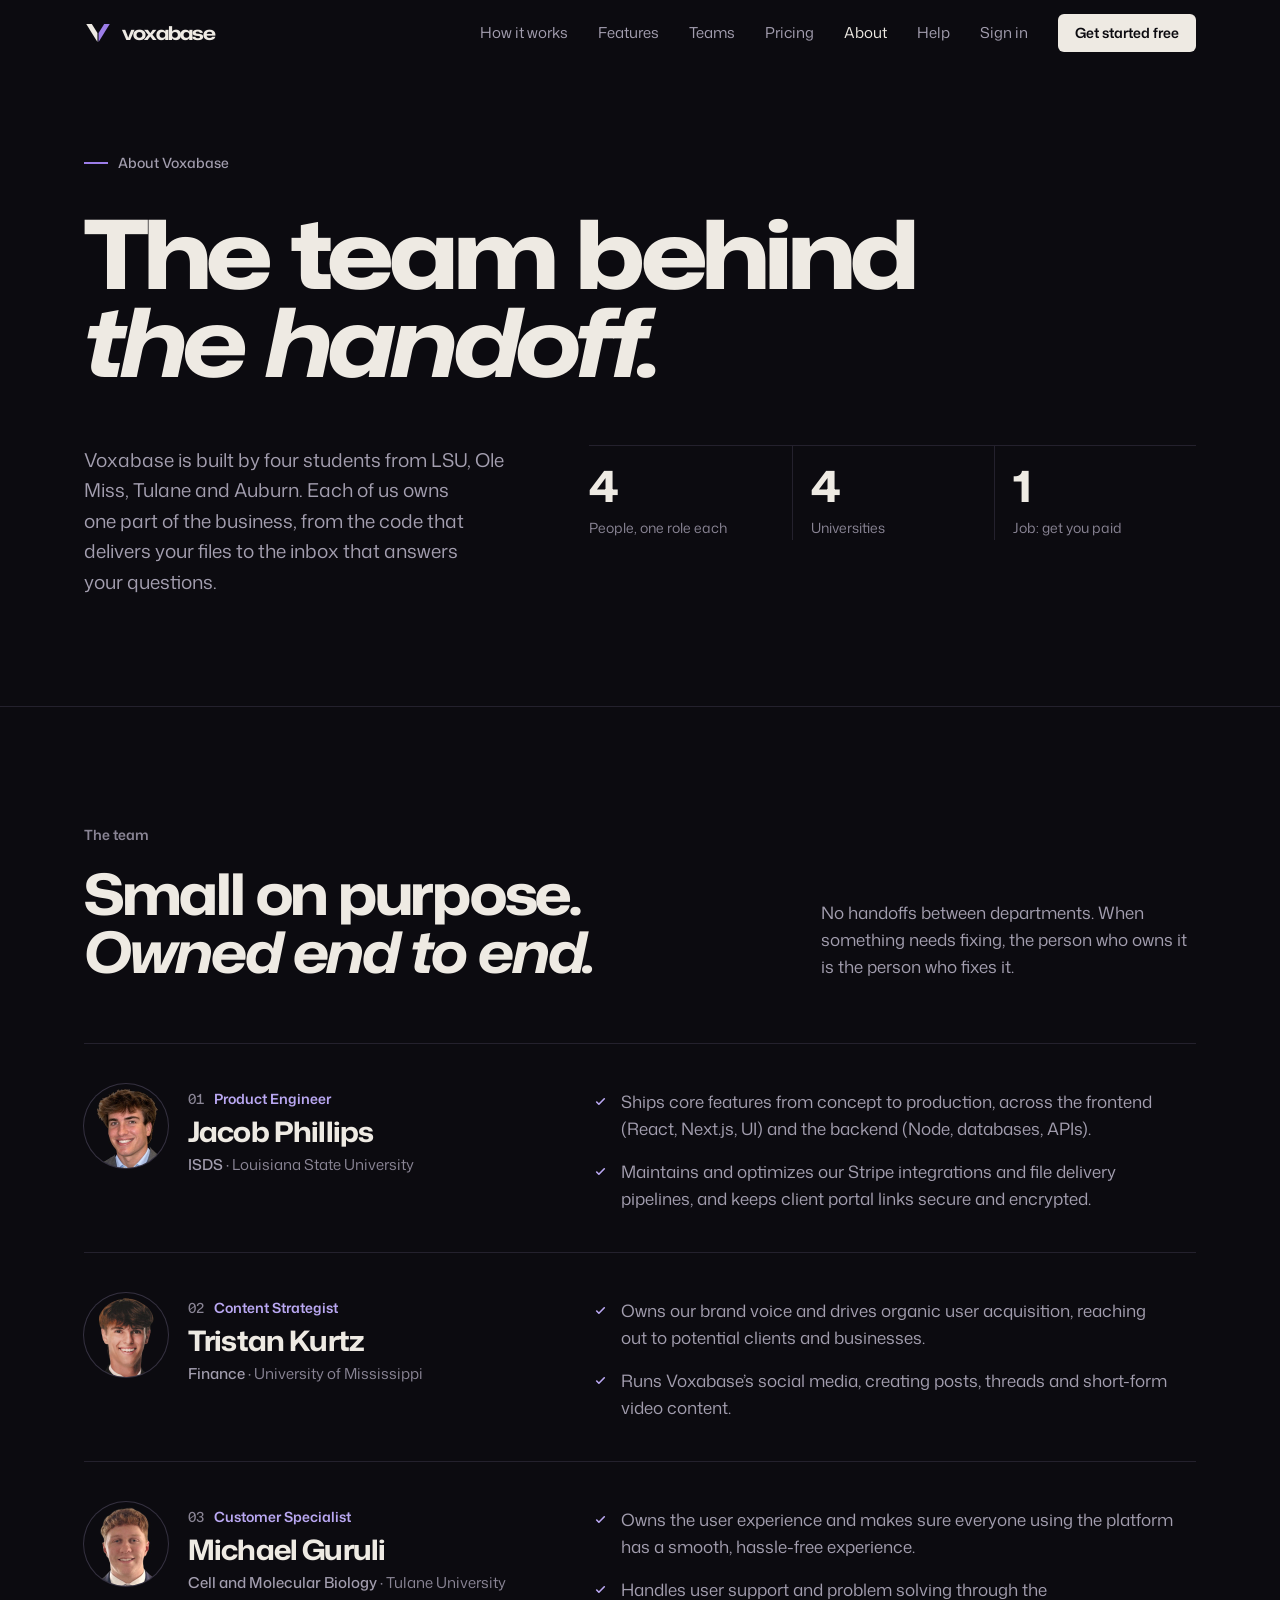
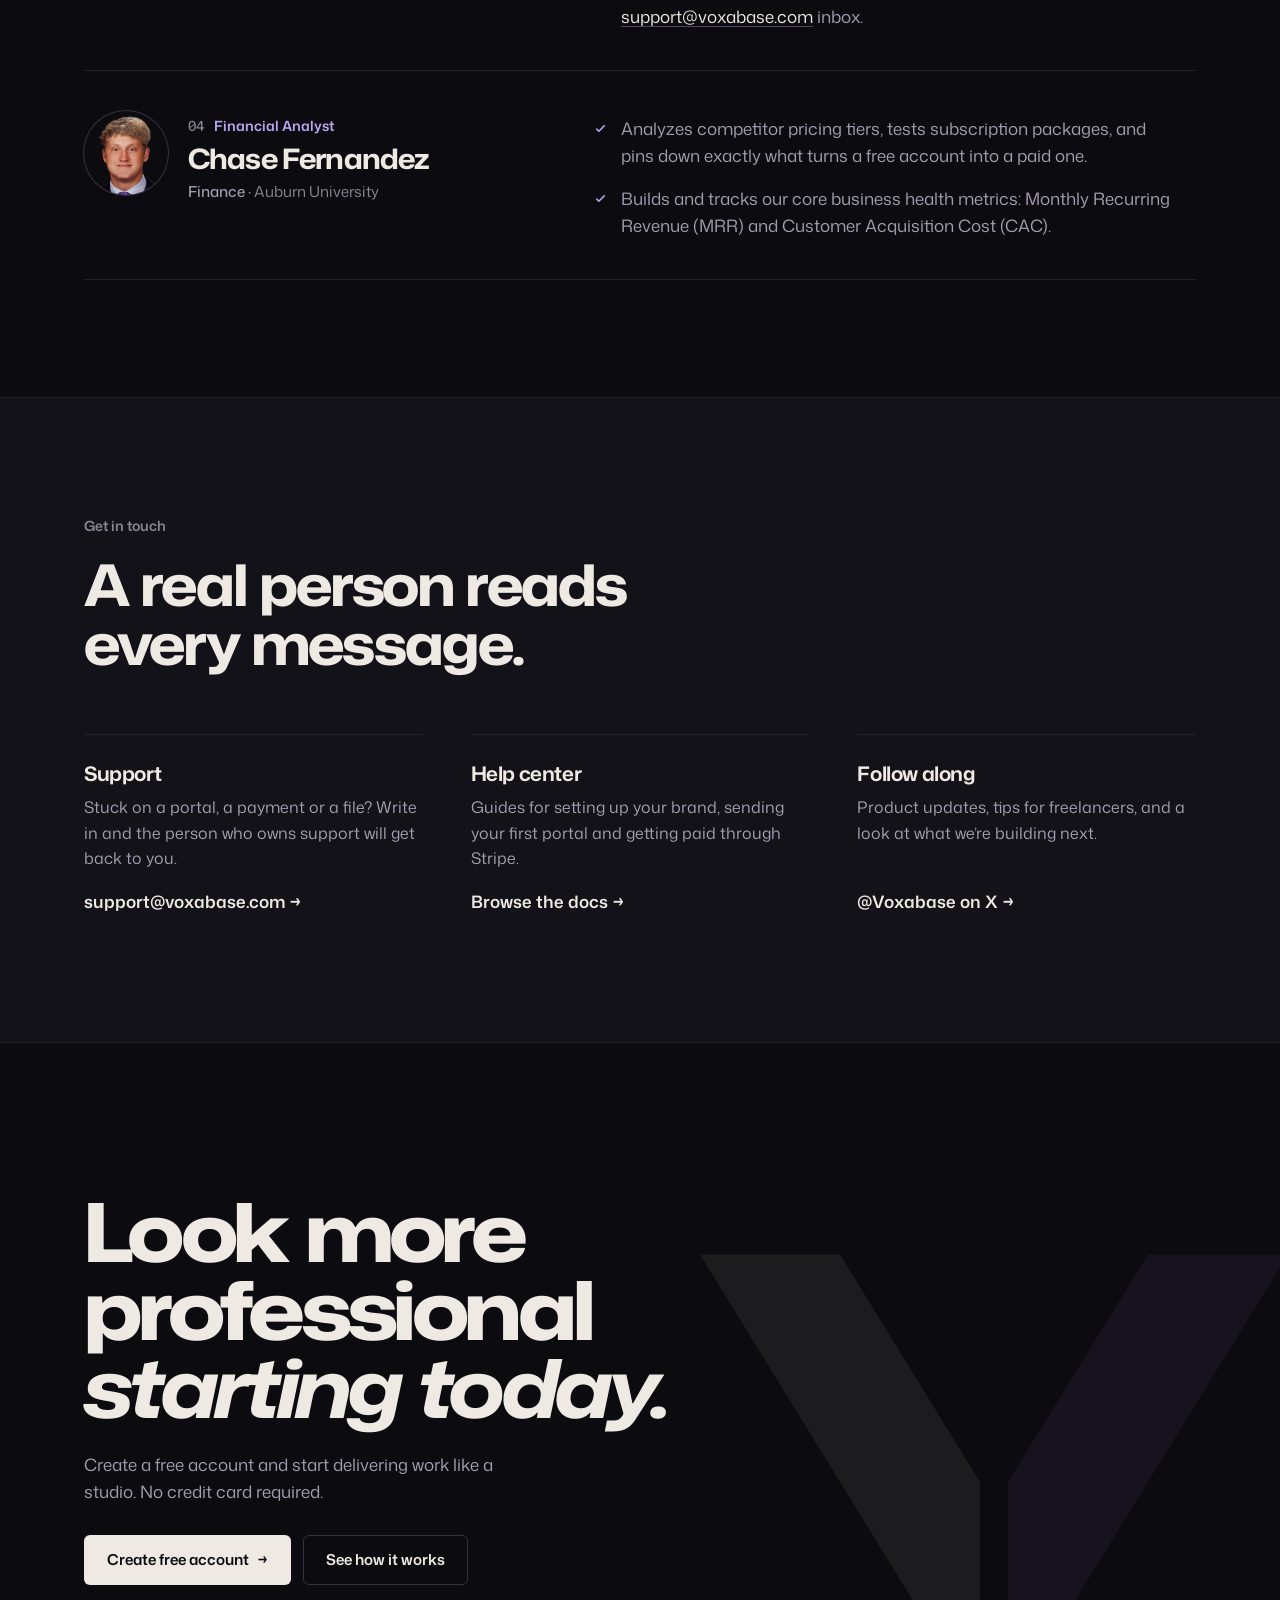
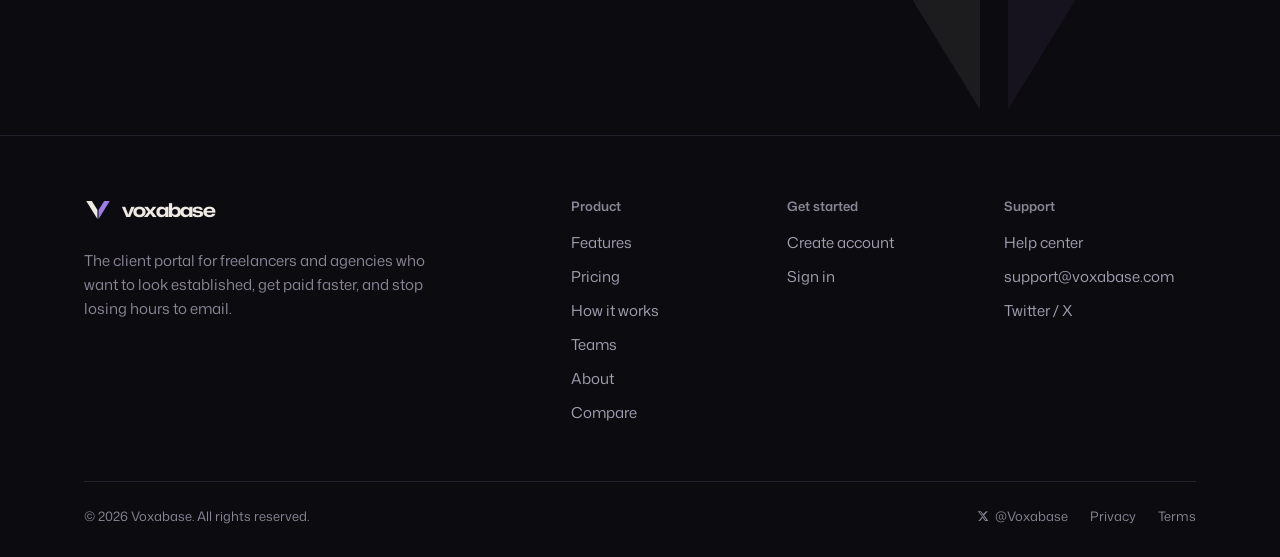
<file: about.html>
<!doctype html>
<html lang="en">
<head>
<meta charset="utf-8">
<meta name="viewport" content="width=device-width, initial-scale=1">
<title>About · Voxabase</title>
<meta name="description" content="Meet the team building Voxabase, the client portal where freelancers and agencies deliver work and get paid.">
<meta name="theme-color" content="#0c0b10">
<link rel="canonical" href="https://voxabase.com/about">
<meta property="og:type" content="website">
<meta property="og:site_name" content="Voxabase">
<meta property="og:url" content="https://voxabase.com/about">
<meta property="og:title" content="About · Voxabase">
<meta property="og:description" content="Meet the team building Voxabase, the client portal where freelancers and agencies deliver work and get paid.">
<meta name="twitter:card" content="summary">
<meta name="twitter:site" content="@Voxabase">
<link rel="icon" href="/favicon.ico" sizes="48x48">
<link rel="icon" type="image/svg+xml" href="/favicon.svg">
<link rel="icon" type="image/png" sizes="96x96" href="/favicon-96x96.png">
<link rel="apple-touch-icon" sizes="180x180" href="/apple-touch-icon.png">
<link rel="manifest" href="/site.webmanifest">
<link rel="preconnect" href="https://fonts.googleapis.com">
<link rel="preconnect" href="https://fonts.gstatic.com" crossorigin>
<link rel="stylesheet" href="https://fonts.googleapis.com/css2?family=Mona+Sans:ital,wdth,wght@0,75..125,200..900;1,75..125,200..900&display=swap">
<style>
/* Same system as the home page: ink and paper, hairline-divided rows instead of cards,
   violet only as an accent. */
:root {
  color-scheme: dark;
  --ink: #0c0b10;
  --ink-2: #131219;
  --ink-glass: rgba(12, 11, 16, 0.84);
  --rule: #24212d;
  --rule-2: #353140;
  --paper: #eeeae3;
  --white: #ffffff;
  --muted: #a39eaf;
  --faint: #8a8595;
  --violet: #865fd9;
  --violet-mark: #9c7de8;
  --violet-ink: #baa8f2;
  --violet-line: rgba(186, 168, 242, 0.38);
  --select: rgba(134, 95, 217, 0.42);

  --font-display: "Mona Sans", "Helvetica Neue", Helvetica, Arial, sans-serif;
  --font-body: "Mona Sans", "Helvetica Neue", Helvetica, Arial, sans-serif;

  --step--1: 0.8125rem;
  --step-0: 1.0625rem;
  --step-3: clamp(2.1rem, 1.25rem + 2.9vw, 3.6rem);
  --step-4: clamp(2.45rem, 0.9rem + 6.3vw, 6.1rem);

  --measure: 1200px;
  --gutter: clamp(1rem, 0.35rem + 3vw, 3rem);
  --radius: 6px;
}

*, *::before, *::after { box-sizing: border-box; }
[hidden] { display: none !important; }
html { -webkit-text-size-adjust: 100%; scroll-behavior: smooth; scroll-padding-top: 84px; }

body {
  margin: 0;
  background: var(--ink);
  color: var(--paper);
  font-family: var(--font-body);
  font-size: var(--step-0);
  line-height: 1.6;
  -webkit-font-smoothing: antialiased;
  -moz-osx-font-smoothing: grayscale;
  text-rendering: optimizeLegibility;
  overflow-x: clip;
}

h1, h2, h3, p, ul, ol, dl, dd, figure, blockquote { margin: 0; }
ul, ol { padding: 0; list-style: none; }
a { color: inherit; text-decoration: none; }
button { font: inherit; }
::selection { background: var(--select); color: var(--paper); }
:focus-visible { outline: 2px solid var(--violet-ink); outline-offset: 3px; border-radius: 3px; }

.wrap { max-width: var(--measure); margin-inline: auto; padding-inline: var(--gutter); }

.skip {
  position: absolute; left: var(--gutter); top: -60px; z-index: 100;
  background: var(--paper); color: var(--ink); padding: 10px 14px; border-radius: var(--radius); font-weight: 600;
}
.skip:focus { top: 12px; }

/* ── Brand ─────────────────────────────────────────── */
.brand { display: inline-flex; align-items: center; gap: 10px; }
.mark { width: 28px; height: 28px; flex: none; display: block; }
.mark .ma { fill: var(--paper); }
.mark .mb { fill: var(--violet-mark); }
.wordmark {
  font-family: var(--font-display);
  font-stretch: 125%;
  font-weight: 700;
  font-size: 1.1875rem;
  letter-spacing: -0.04em;
  line-height: 1;
  padding-bottom: 1px;
}

/* ── Nav ───────────────────────────────────────────── */
.nav {
  position: sticky;
  top: env(safe-area-inset-top, 0px);
  z-index: 50;
  border-bottom: 1px solid transparent;
  transition: background-color 0.25s, border-color 0.25s;
}
.nav.is-scrolled {
  background: var(--ink-glass);
  -webkit-backdrop-filter: blur(16px) saturate(140%);
  backdrop-filter: blur(16px) saturate(140%);
  border-bottom-color: var(--rule);
}
.nav-inner {
  max-width: var(--measure);
  margin-inline: auto;
  padding: 14px var(--gutter);
  display: flex;
  align-items: center;
  justify-content: space-between;
  gap: 24px;
}
.nav-links { display: flex; align-items: center; gap: 30px; font-size: 0.9375rem; }
.nav-links a:not(.btn) { color: var(--muted); transition: color 0.2s; }
.nav-links a:not(.btn):hover, .nav-links a[aria-current="page"] { color: var(--paper); }
.menu-btn {
  display: none;
  font-family: var(--font-body);
  font-size: var(--step--1);
  color: var(--paper);
  background: transparent;
  border: 1px solid var(--rule-2);
  border-radius: var(--radius);
  padding: 8px 12px;
  cursor: pointer;
}
.mobile-menu {
  border-top: 1px solid var(--rule);
  background: var(--ink);
  padding: 6px var(--gutter) 22px;
  display: grid;
}
.mobile-menu a:not(.btn) { padding-block: 14px; font-size: 1.125rem; border-bottom: 1px solid var(--rule); }
.mobile-menu .btn { margin-top: 18px; }
@media (max-width: 880px) {
  .nav-links { display: none; }
  .menu-btn { display: inline-flex; }
}
@media (min-width: 881px) { .mobile-menu { display: none !important; } }

/* ── Buttons ───────────────────────────────────────── */
.btn {
  display: inline-flex;
  align-items: center;
  justify-content: center;
  gap: 0.5em;
  min-height: 50px;
  padding-inline: 22px;
  border-radius: var(--radius);
  border: 1px solid transparent;
  font-family: var(--font-body);
  font-weight: 600;
  font-size: 0.9375rem;
  line-height: 1;
  white-space: nowrap;
  cursor: pointer;
  transition: background-color 0.2s, color 0.2s, border-color 0.2s;
}
.btn-primary { background: var(--paper); color: var(--ink); }
.btn-primary:hover { background: var(--white); }
.btn-ghost { background: transparent; color: var(--paper); border-color: var(--rule-2); }
.btn-ghost:hover { background: var(--ink-2); border-color: var(--faint); }
.btn-sm { min-height: 38px; padding-inline: 16px; font-size: 0.875rem; }
.btn .arrow { display: inline-block; transition: transform 0.2s; }
.btn:hover .arrow { transform: translateX(3px); }
.actions { display: flex; flex-wrap: wrap; gap: 12px; margin-top: 30px; }

/* ── Hero ──────────────────────────────────────────── */
.hero { padding-block: clamp(2.25rem, 0.8rem + 5vw, 5.5rem) clamp(4rem, 2rem + 6vw, 7rem); }
.eyebrow {
  display: inline-flex;
  align-items: center;
  gap: 10px;
  font-size: 0.875rem;
  font-weight: 500;
  color: var(--muted);
  margin-bottom: clamp(1.25rem, 0.8rem + 1.6vw, 2.25rem);
}
.eyebrow .rule { width: 24px; height: 1.5px; flex: none; background: var(--violet-mark); }
.hero-title {
  font-family: var(--font-display);
  font-weight: 760;
  font-stretch: 125%;
  font-size: var(--step-4);
  line-height: 0.93;
  letter-spacing: -0.045em;
  word-spacing: 0.07em;
}
.hero-title .line { display: block; }
.hero-title .line-em { font-style: italic; font-weight: 720; }
@media (max-width: 1100px) { .hero-title { font-stretch: 112%; } }
@media (max-width: 640px) { .hero-title { font-stretch: 92%; letter-spacing: -0.035em; line-height: 0.97; } }

.hero-grid {
  display: grid;
  grid-template-columns: minmax(0, 5fr) minmax(0, 7fr);
  gap: clamp(2rem, 0.5rem + 5vw, 5.5rem);
  margin-top: clamp(2.25rem, 1rem + 3.5vw, 4rem);
  align-items: start;
}
.hero-sub { font-size: clamp(1.0625rem, 1rem + 0.3vw, 1.1875rem); color: var(--muted); max-width: 44ch; text-wrap: pretty; }
.facts { display: grid; grid-template-columns: repeat(3, minmax(0, 1fr)); border-top: 1px solid var(--rule); }
.facts li { padding: 18px 18px 0 0; min-width: 0; }
.facts li + li { padding-left: 18px; border-left: 1px solid var(--rule); }
.facts b {
  display: block;
  font-family: var(--font-display);
  font-stretch: 112%;
  font-weight: 720;
  font-size: clamp(2rem, 1.5rem + 1.5vw, 2.75rem);
  letter-spacing: -0.045em;
  line-height: 1;
}
.facts span { display: block; margin-top: 10px; font-size: 0.875rem; color: var(--faint); }
@media (max-width: 900px) { .hero-grid { grid-template-columns: minmax(0, 1fr); } }
@media (max-width: 420px) {
  .facts li { padding-right: 10px; }
  .facts li + li { padding-left: 10px; }
}

/* ── Sections ──────────────────────────────────────── */
.section { padding-block: clamp(4.5rem, 2.5rem + 6vw, 8.5rem); border-top: 1px solid var(--rule); }
.section.band { background: var(--ink-2); }
.sec-head {
  display: grid;
  grid-template-columns: minmax(0, 7fr) minmax(0, 4fr);
  column-gap: clamp(2rem, 1rem + 5vw, 7rem);
  row-gap: 18px;
  align-items: end;
  margin-bottom: clamp(2.5rem, 1.5rem + 3vw, 4.5rem);
}
.sec-head .kicker { grid-column: 1 / -1; }
.sec-head .lede { grid-column: 2; }
@media (max-width: 860px) {
  .sec-head { grid-template-columns: minmax(0, 1fr); }
  .sec-head .lede { grid-column: 1; }
}
.kicker { font-size: 0.875rem; font-weight: 600; color: var(--faint); }
.h2 {
  font-family: var(--font-display);
  font-weight: 730;
  font-stretch: 115%;
  font-size: var(--step-3);
  line-height: 1.02;
  letter-spacing: -0.04em;
  word-spacing: 0.04em;
  text-wrap: balance;
}
.h2 em { font-style: italic; font-weight: 700; }
@media (max-width: 640px) { .h2 { font-stretch: 100%; letter-spacing: -0.03em; } }
.lede { color: var(--muted); max-width: 44ch; text-wrap: pretty; }

/* ── Team: an index, one row per person ────────────── */
.team { border-bottom: 1px solid var(--rule); }
.member {
  display: grid;
  grid-template-columns: minmax(0, 5fr) minmax(0, 7fr);
  column-gap: clamp(2rem, 1rem + 5vw, 7rem);
  row-gap: 22px;
  padding-block: clamp(1.75rem, 1.2rem + 1.6vw, 2.75rem);
  border-top: 1px solid var(--rule);
}
.who { display: flex; align-items: flex-start; gap: 20px; min-width: 0; }
.photo {
  width: 84px; height: 84px; flex: none;
  border-radius: 50%;
  object-fit: cover;
  background: var(--ink-2);
  box-shadow: 0 0 0 1px var(--rule-2);
}
.who-text { display: grid; gap: 6px; min-width: 0; padding-top: 4px; }
.role {
  display: flex;
  align-items: baseline;
  gap: 10px;
  font-size: 0.875rem;
  font-weight: 600;
  color: var(--violet-ink);
}
.role .n { font-variant-numeric: tabular-nums; color: var(--faint); font-weight: 500; }
.name {
  font-family: var(--font-display);
  font-stretch: 112%;
  font-weight: 700;
  font-size: clamp(1.4rem, 1.15rem + 0.8vw, 1.75rem);
  letter-spacing: -0.03em;
  line-height: 1.1;
}
.school { font-size: 0.9375rem; color: var(--faint); }
.school b { color: var(--muted); font-weight: 500; }
.duties { display: grid; gap: 16px; align-content: start; padding-top: 4px; }
.duties li { position: relative; padding-left: 27px; color: var(--muted); max-width: 58ch; text-wrap: pretty; }
.duties li::before {
  content: "";
  position: absolute; left: 0; top: 0.42em;
  width: 13px; height: 13px;
  background: var(--violet-ink);
  -webkit-mask: url("data:image/svg+xml,%3Csvg xmlns='http://www.w3.org/2000/svg' viewBox='0 0 24 24' fill='none' stroke='black' stroke-width='3' stroke-linecap='round' stroke-linejoin='round'%3E%3Cpath d='M5 13l4 4L19 7'/%3E%3C/svg%3E") center / contain no-repeat;
  mask: url("data:image/svg+xml,%3Csvg xmlns='http://www.w3.org/2000/svg' viewBox='0 0 24 24' fill='none' stroke='black' stroke-width='3' stroke-linecap='round' stroke-linejoin='round'%3E%3Cpath d='M5 13l4 4L19 7'/%3E%3C/svg%3E") center / contain no-repeat;
}
.duties a { color: var(--paper); text-decoration: underline; text-decoration-color: var(--violet-line); text-underline-offset: 3px; transition: text-decoration-color 0.2s; }
.duties a:hover { text-decoration-color: var(--violet-ink); }
@media (max-width: 760px) {
  .member { grid-template-columns: minmax(0, 1fr); }
  .photo { width: 68px; height: 68px; }
  .who { gap: 16px; }
}

/* ── Contact ───────────────────────────────────────── */
.reach { display: grid; grid-template-columns: repeat(3, minmax(0, 1fr)); column-gap: clamp(1.5rem, 1rem + 2.5vw, 3.5rem); }
.reach li { display: flex; flex-direction: column; gap: 10px; padding-block: 26px 10px; border-top: 1px solid var(--rule); min-width: 0; }
.reach h3 {
  font-family: var(--font-display);
  font-stretch: 105%;
  font-weight: 650;
  font-size: 1.25rem;
  letter-spacing: -0.02em;
  line-height: 1.2;
}
.reach p { color: var(--muted); font-size: 1rem; }
.reach a { margin-top: auto; padding-top: 6px; font-weight: 600; color: var(--paper); overflow-wrap: anywhere; }
.reach a .arrow { display: inline-block; transition: transform 0.2s; }
.reach a:hover .arrow { transform: translateX(3px); }
@media (max-width: 860px) { .reach { grid-template-columns: minmax(0, 1fr); } }

/* ── Closing ───────────────────────────────────────── */
.closing { position: relative; overflow: hidden; padding-block: clamp(5rem, 3rem + 8vw, 10rem); border-top: 1px solid var(--rule); }
.closing .wrap { position: relative; z-index: 1; }
.closing-title {
  font-family: var(--font-display);
  font-weight: 760;
  font-stretch: 125%;
  font-size: clamp(2.3rem, 0.9rem + 5.2vw, 5.1rem);
  line-height: 0.96;
  letter-spacing: -0.045em;
  word-spacing: 0.06em;
  max-width: 13ch;
}
.closing-title em { font-style: italic; font-weight: 720; }
@media (max-width: 640px) { .closing-title { font-stretch: 95%; letter-spacing: -0.035em; } }
.closing .lede { margin-top: 24px; }
.supermark { position: absolute; right: -5%; bottom: -14%; width: min(58vw, 700px); max-width: 100%; opacity: 0.07; pointer-events: none; }
.supermark .ma { fill: var(--paper); }
.supermark .mb { fill: var(--violet-mark); }
@media (max-width: 640px) { .supermark { width: 62vw; right: -14%; bottom: -6%; opacity: 0.05; } }

/* ── Footer ────────────────────────────────────────── */
.foot { border-top: 1px solid var(--rule); padding-block: 60px 30px; font-size: 0.9375rem; }
.foot-top { display: grid; grid-template-columns: minmax(0, 5fr) minmax(0, 7fr); gap: 40px; }
.foot-brand p { margin-top: 18px; color: var(--faint); max-width: 38ch; }
.foot-cols { display: grid; grid-template-columns: repeat(3, minmax(0, 1fr)); gap: 24px; }
.foot-h { font-size: 0.8125rem; font-weight: 600; color: var(--faint); margin-bottom: 14px; }
.foot-cols ul { display: grid; gap: 10px; }
.foot-cols a { color: var(--muted); overflow-wrap: anywhere; transition: color 0.2s; }
.foot-cols a:hover { color: var(--paper); }
.foot-bottom {
  display: flex; flex-wrap: wrap; align-items: center; justify-content: space-between; gap: 14px 24px;
  margin-top: 56px; padding-top: 24px;
  border-top: 1px solid var(--rule);
  font-size: 0.8125rem; color: var(--faint);
}
.foot-legal { display: flex; flex-wrap: wrap; gap: 8px 22px; }
.foot-legal a { color: var(--faint); display: inline-flex; align-items: center; gap: 6px; }
.foot-legal a:hover { color: var(--paper); }
.foot-legal svg { width: 12px; height: 12px; }
@media (max-width: 760px) {
  .foot-top { grid-template-columns: minmax(0, 1fr); }
  .foot-cols { grid-template-columns: repeat(2, minmax(0, 1fr)); }
}

/* ── Motion ────────────────────────────────────────── */
@keyframes rise { from { opacity: 0; transform: translateY(16px); } to { opacity: 1; transform: none; } }
@media (prefers-reduced-motion: no-preference) {
  .hero-title .line { animation: rise 0.8s cubic-bezier(0.2, 0.7, 0.2, 1) both; }
  .hero-title .line:nth-child(2) { animation-delay: 0.07s; }
  .hero-grid { animation: rise 0.8s 0.18s cubic-bezier(0.2, 0.7, 0.2, 1) both; }
}
@media (prefers-reduced-motion: reduce) { html { scroll-behavior: auto; } }
</style>
</head>
<body>
<a class="skip" href="#main">Skip to content</a>

<header class="nav" id="nav">
  <div class="nav-inner">
    <a class="brand" href="/" aria-label="Voxabase home">
      <svg class="mark" viewBox="0 0 40 40" aria-hidden="true" focusable="false"><path class="ma" d="M3.2 7H11.2L19.2 20V33Z"/><path class="mb" d="M36.8 7H28.8L20.8 20V33Z"/></svg>
      <span class="wordmark">voxabase</span>
    </a>
    <nav class="nav-links" aria-label="Primary">
      <a href="/#how">How it works</a>
      <a href="/#features">Features</a>
      <a href="/#teams">Teams</a>
      <a href="/#pricing">Pricing</a>
      <a href="/about" aria-current="page">About</a>
      <a href="https://app.voxabase.com/docs">Help</a>
      <a href="https://app.voxabase.com/login">Sign in</a>
      <a class="btn btn-primary btn-sm" href="https://app.voxabase.com/signup">Get started free</a>
    </nav>
    <button class="menu-btn" id="menuBtn" type="button" aria-expanded="false" aria-controls="mobileMenu">Menu</button>
  </div>
  <div class="mobile-menu" id="mobileMenu" hidden>
    <a href="/#how">How it works</a>
    <a href="/#features">Features</a>
    <a href="/#teams">Teams</a>
    <a href="/#pricing">Pricing</a>
    <a href="/about" aria-current="page">About</a>
    <a href="https://app.voxabase.com/docs">Help</a>
    <a href="https://app.voxabase.com/login">Sign in</a>
    <a class="btn btn-primary" href="https://app.voxabase.com/signup">Get started free <span class="arrow" aria-hidden="true">→</span></a>
  </div>
</header>

<main id="main">
  <section class="hero">
    <div class="wrap">
      <p class="eyebrow"><span class="rule" aria-hidden="true"></span>About Voxabase</p>
      <h1 class="hero-title">
        <span class="line">The team behind</span>
        <span class="line line-em">the handoff.</span>
      </h1>
      <div class="hero-grid">
        <p class="hero-sub">Voxabase is built by four students from LSU, Ole Miss, Tulane and Auburn. Each of us owns one part of the business, from the code that delivers your files to the inbox that answers your questions.</p>
        <ul class="facts">
          <li><b>4</b><span>People, one role each</span></li>
          <li><b>4</b><span>Universities</span></li>
          <li><b>1</b><span>Job: get you paid</span></li>
        </ul>
      </div>
    </div>
  </section>

  <section class="section" id="team" aria-labelledby="team-title">
    <div class="wrap">
      <div class="sec-head">
        <p class="kicker">The team</p>
        <h2 class="h2" id="team-title">Small on purpose. <em>Owned end to end.</em></h2>
        <p class="lede">No handoffs between departments. When something needs fixing, the person who owns it is the person who fixes it.</p>
      </div>

      <ol class="team">
        <li class="member">
          <div class="who">
            <img class="photo" src="/team/jacob-phillips.jpg" alt="Jacob Phillips" width="84" height="84" loading="lazy">
            <div class="who-text">
              <p class="role"><span class="n">01</span>Product Engineer</p>
              <h3 class="name">Jacob Phillips</h3>
              <p class="school"><b>ISDS</b> · Louisiana State University</p>
            </div>
          </div>
          <ul class="duties">
            <li>Ships core features from concept to production, across the frontend (React, Next.js, UI) and the backend (Node, databases, APIs).</li>
            <li>Maintains and optimizes our Stripe integrations and file delivery pipelines, and keeps client portal links secure and encrypted.</li>
          </ul>
        </li>

        <li class="member">
          <div class="who">
            <img class="photo" src="/team/tristan-kurtz.jpg" alt="Tristan Kurtz" width="84" height="84" loading="lazy">
            <div class="who-text">
              <p class="role"><span class="n">02</span>Content Strategist</p>
              <h3 class="name">Tristan Kurtz</h3>
              <p class="school"><b>Finance</b> · University of Mississippi</p>
            </div>
          </div>
          <ul class="duties">
            <li>Owns our brand voice and drives organic user acquisition, reaching out to potential clients and businesses.</li>
            <li>Runs Voxabase’s social media, creating posts, threads and short-form video content.</li>
          </ul>
        </li>

        <li class="member">
          <div class="who">
            <img class="photo" src="/team/michael-guruli.jpg" alt="Michael Guruli" width="84" height="84" loading="lazy">
            <div class="who-text">
              <p class="role"><span class="n">03</span>Customer Specialist</p>
              <h3 class="name">Michael Guruli</h3>
              <p class="school"><b>Cell and Molecular Biology</b> · Tulane University</p>
            </div>
          </div>
          <ul class="duties">
            <li>Owns the user experience and makes sure everyone using the platform has a smooth, hassle-free experience.</li>
            <li>Handles user support and problem solving through the <a href="mailto:support@voxabase.com">support@voxabase.com</a> inbox.</li>
          </ul>
        </li>

        <li class="member">
          <div class="who">
            <img class="photo" src="/team/chase-fernandez.jpg" alt="Chase Fernandez" width="84" height="84" loading="lazy">
            <div class="who-text">
              <p class="role"><span class="n">04</span>Financial Analyst</p>
              <h3 class="name">Chase Fernandez</h3>
              <p class="school"><b>Finance</b> · Auburn University</p>
            </div>
          </div>
          <ul class="duties">
            <li>Analyzes competitor pricing tiers, tests subscription packages, and pins down exactly what turns a free account into a paid one.</li>
            <li>Builds and tracks our core business health metrics: Monthly Recurring Revenue (MRR) and Customer Acquisition Cost (CAC).</li>
          </ul>
        </li>
      </ol>
    </div>
  </section>

  <section class="section band" id="contact" aria-labelledby="contact-title">
    <div class="wrap">
      <div class="sec-head">
        <p class="kicker">Get in touch</p>
        <h2 class="h2" id="contact-title">A real person reads every message.</h2>
      </div>
      <ul class="reach">
        <li>
          <h3>Support</h3>
          <p>Stuck on a portal, a payment or a file? Write in and the person who owns support will get back to you.</p>
          <a href="mailto:support@voxabase.com">support@voxabase.com <span class="arrow" aria-hidden="true">→</span></a>
        </li>
        <li>
          <h3>Help center</h3>
          <p>Guides for setting up your brand, sending your first portal and getting paid through Stripe.</p>
          <a href="https://app.voxabase.com/docs">Browse the docs <span class="arrow" aria-hidden="true">→</span></a>
        </li>
        <li>
          <h3>Follow along</h3>
          <p>Product updates, tips for freelancers, and a look at what we’re building next.</p>
          <a href="https://x.com/Voxabase" target="_blank" rel="noopener">@Voxabase on X <span class="arrow" aria-hidden="true">→</span></a>
        </li>
      </ul>
    </div>
  </section>

  <section class="closing" aria-labelledby="closing-title">
    <div class="wrap">
      <h2 class="closing-title" id="closing-title">Look more professional <em>starting today.</em></h2>
      <p class="lede">Create a free account and start delivering work like a studio. No credit card required.</p>
      <div class="actions">
        <a class="btn btn-primary" href="https://app.voxabase.com/signup">Create free account <span class="arrow" aria-hidden="true">→</span></a>
        <a class="btn btn-ghost" href="/">See how it works</a>
      </div>
    </div>
    <svg class="supermark" viewBox="0 0 40 40" aria-hidden="true" focusable="false"><path class="ma" d="M3.2 7H11.2L19.2 20V33Z"/><path class="mb" d="M36.8 7H28.8L20.8 20V33Z"/></svg>
  </section>
</main>

<footer class="foot">
  <div class="wrap">
    <div class="foot-top">
      <div class="foot-brand">
        <a class="brand" href="/" aria-label="Voxabase home">
          <svg class="mark" viewBox="0 0 40 40" aria-hidden="true" focusable="false"><path class="ma" d="M3.2 7H11.2L19.2 20V33Z"/><path class="mb" d="M36.8 7H28.8L20.8 20V33Z"/></svg>
          <span class="wordmark">voxabase</span>
        </a>
        <p>The client portal for freelancers and agencies who want to look established, get paid faster, and stop losing hours to email.</p>
      </div>
      <nav class="foot-cols" aria-label="Footer">
        <div>
          <p class="foot-h">Product</p>
          <ul><li><a href="/#features">Features</a></li><li><a href="/#pricing">Pricing</a></li><li><a href="/#how">How it works</a></li><li><a href="/#teams">Teams</a></li><li><a href="/about">About</a></li><li><a href="/compare">Compare</a></li></ul>
        </div>
        <div>
          <p class="foot-h">Get started</p>
          <ul><li><a href="https://app.voxabase.com/signup">Create account</a></li><li><a href="https://app.voxabase.com/login">Sign in</a></li></ul>
        </div>
        <div>
          <p class="foot-h">Support</p>
          <ul><li><a href="https://app.voxabase.com/docs">Help center</a></li><li><a href="mailto:support@voxabase.com">support@voxabase.com</a></li><li><a href="https://x.com/Voxabase" target="_blank" rel="noopener">Twitter / X</a></li></ul>
        </div>
      </nav>
    </div>
    <div class="foot-bottom">
      <p>© 2026 Voxabase. All rights reserved.</p>
      <div class="foot-legal">
        <a href="https://x.com/Voxabase" target="_blank" rel="noopener"><svg viewBox="0 0 24 24" fill="currentColor" aria-hidden="true"><path d="M18.244 2.25h3.308l-7.227 8.26 8.502 11.24H16.17l-4.714-6.231-5.401 6.231H2.747l7.73-8.835L1.254 2.25H8.08l4.253 5.622 5.911-5.622zm-1.161 17.52h1.833L7.084 4.126H5.117z"/></svg>@Voxabase</a>
        <a href="https://app.voxabase.com/privacy">Privacy</a>
        <a href="https://app.voxabase.com/terms">Terms</a>
      </div>
    </div>
  </div>
</footer>

<script>
(function () {
  /* Nav: hairline and glass once the page scrolls */
  var nav = document.getElementById('nav');
  function onScroll() { nav.classList.toggle('is-scrolled', window.scrollY > 8); }
  window.addEventListener('scroll', onScroll, { passive: true });
  onScroll();

  /* Mobile menu */
  var menuBtn = document.getElementById('menuBtn');
  var menu = document.getElementById('mobileMenu');
  function setMenu(open) {
    menu.hidden = !open;
    menuBtn.setAttribute('aria-expanded', String(open));
    menuBtn.textContent = open ? 'Close' : 'Menu';
  }
  menuBtn.addEventListener('click', function () { setMenu(menu.hidden); });
  menu.addEventListener('click', function (e) { if (e.target.closest('a')) setMenu(false); });
  document.addEventListener('keydown', function (e) { if (e.key === 'Escape' && !menu.hidden) { setMenu(false); menuBtn.focus(); } });

  /* Signed in to the app already (hint cookie set by app.voxabase.com):
     Sign in goes away and Get started free becomes Dashboard */
  if (/(?:^|; )vb_signed_in=1(?:;|$)/.test(document.cookie)) {
    document.querySelectorAll('.nav a[href="https://app.voxabase.com/login"]').forEach(function (a) { a.remove(); });
    document.querySelectorAll('.nav a.btn[href="https://app.voxabase.com/signup"]').forEach(function (a) {
      a.href = 'https://app.voxabase.com/dashboard';
      a.firstChild.textContent = a.querySelector('.arrow') ? 'Dashboard ' : 'Dashboard';
    });
  }
})();
</script>
</body>
</html>
</file>
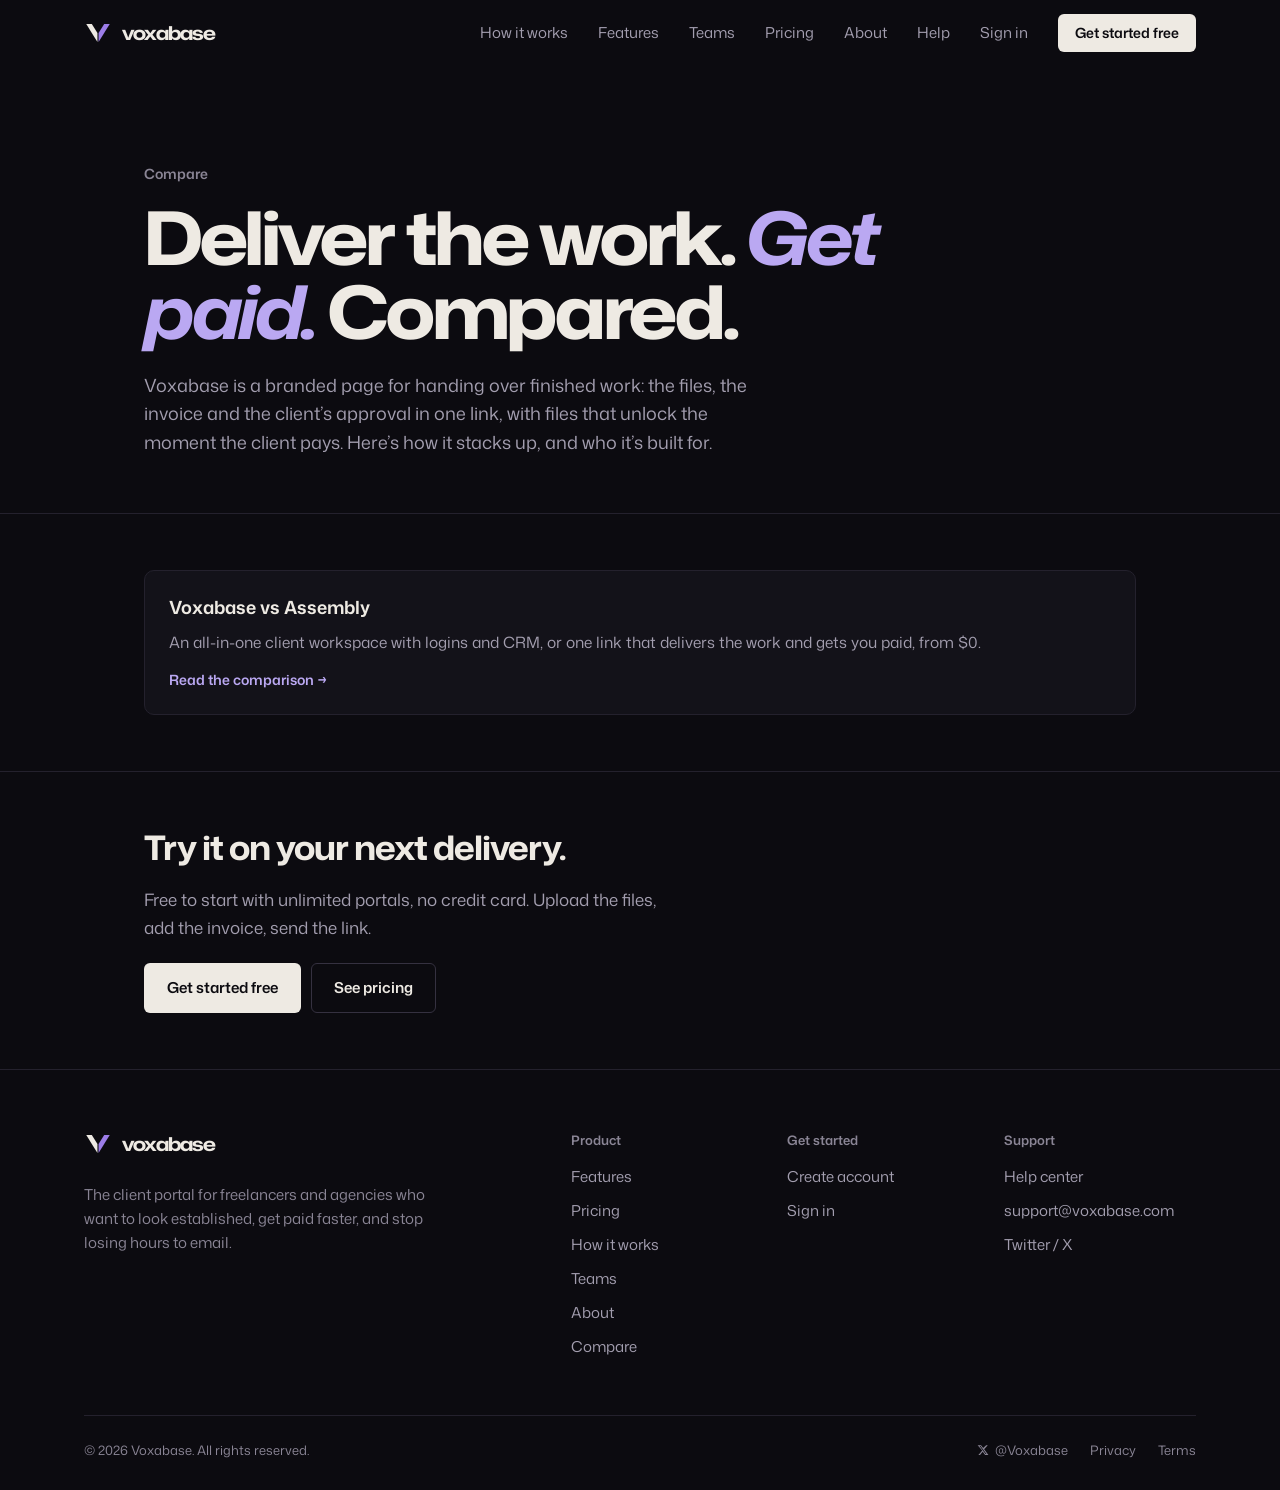
<file: compare.html>
<!doctype html>
<html lang="en">
<head>
<meta charset="utf-8">
<meta name="viewport" content="width=device-width, initial-scale=1">
<title>Compare Voxabase with other client portals</title>
<meta name="description" content="How Voxabase compares with other ways to deliver client work and get paid.">
<link rel="canonical" href="https://voxabase.com/compare">
<meta property="og:type" content="website">
<meta property="og:site_name" content="Voxabase">
<meta property="og:url" content="https://voxabase.com/compare">
<meta property="og:title" content="Compare Voxabase with other client portals">
<meta property="og:description" content="How Voxabase compares with other ways to deliver client work and get paid.">
<meta name="theme-color" content="#0c0b10">
<link rel="icon" href="/favicon.ico" sizes="48x48">
<link rel="icon" type="image/svg+xml" href="/favicon.svg">
<link rel="apple-touch-icon" sizes="180x180" href="/apple-touch-icon.png">
<link rel="preconnect" href="https://fonts.googleapis.com">
<link rel="preconnect" href="https://fonts.gstatic.com" crossorigin>
<link rel="stylesheet" href="https://fonts.googleapis.com/css2?family=Mona+Sans:ital,wdth,wght@0,75..125,200..900;1,75..125,200..900&display=swap">
<link rel="stylesheet" href="/compare.css">
</head>
<body>
<a class="skip" href="#main">Skip to content</a>
<header class="nav" id="nav">
  <div class="nav-inner">
    <a class="brand" href="/" aria-label="Voxabase home">
      <svg class="mark" viewBox="0 0 40 40" aria-hidden="true" focusable="false"><path class="ma" d="M3.2 7H11.2L19.2 20V33Z"/><path class="mb" d="M36.8 7H28.8L20.8 20V33Z"/></svg>
      <span class="wordmark">voxabase</span>
    </a>
    <nav class="nav-links" aria-label="Primary">
      <a href="/#how">How it works</a>
      <a href="/#features">Features</a>
      <a href="/#teams">Teams</a>
      <a href="/#pricing">Pricing</a>
      <a href="/about">About</a>
      <a href="https://app.voxabase.com/docs">Help</a>
      <a href="https://app.voxabase.com/login">Sign in</a>
      <a class="btn btn-primary btn-sm" href="https://app.voxabase.com/signup">Get started free</a>
    </nav>
    <button class="menu-btn" id="menuBtn" type="button" aria-expanded="false" aria-controls="mobileMenu">Menu</button>
  </div>
  <div class="mobile-menu" id="mobileMenu" hidden>
    <a href="/#how">How it works</a>
    <a href="/#features">Features</a>
    <a href="/#teams">Teams</a>
    <a href="/#pricing">Pricing</a>
    <a href="/about">About</a>
    <a href="https://app.voxabase.com/docs">Help</a>
    <a href="https://app.voxabase.com/login">Sign in</a>
    <a class="btn btn-primary" href="https://app.voxabase.com/signup">Get started free <span class="arrow" aria-hidden="true">→</span></a>
  </div>
</header>
<main id="main">

<div class="hero">
  <div class="wrap">
    <p class="kicker">Compare</p>
    <h1>Deliver the work. <em>Get paid.</em> Compared.</h1>
    <p class="lede">Voxabase is a branded page for handing over finished work: the files, the invoice and the client&rsquo;s approval in one link, with files that unlock the moment the client pays.
    Here&rsquo;s how it stacks up, and who it&rsquo;s built for.</p>
  </div>
</div>
<section>
  <div class="wrap">
    <div class="cards">
      <a class="card" href="/voxabase-vs-assembly">
        <h3>Voxabase vs Assembly</h3>
        <p>An all-in-one client workspace with logins and CRM, or one link that delivers the work and gets you paid, from $0.</p>
        <span>Read the comparison &rarr;</span>
      </a>
    </div>
  </div>
</section>
<section class="cta">
  <div class="wrap">
    <h2>Try it on your next delivery.</h2>
    <p class="muted" style="max-width:52ch;margin:0">Free to start with unlimited portals, no credit card. Upload the files, add the invoice, send the link.</p>
    <div class="actions">
      <a class="btn btn-primary" href="https://app.voxabase.com/signup">Get started free</a>
      <a class="btn btn-ghost" href="/#pricing">See pricing</a>
    </div>
  </div>
</section>
</main>
<footer class="foot">
  <div class="wrap">
    <div class="foot-top">
      <div class="foot-brand">
        <a class="brand" href="/" aria-label="Voxabase home">
          <svg class="mark" viewBox="0 0 40 40" aria-hidden="true" focusable="false"><path class="ma" d="M3.2 7H11.2L19.2 20V33Z"/><path class="mb" d="M36.8 7H28.8L20.8 20V33Z"/></svg>
          <span class="wordmark">voxabase</span>
        </a>
        <p>The client portal for freelancers and agencies who want to look established, get paid faster, and stop losing hours to email.</p>
      </div>
      <nav class="foot-cols" aria-label="Footer">
        <div>
          <p class="foot-h">Product</p>
          <ul><li><a href="/#features">Features</a></li><li><a href="/#pricing">Pricing</a></li><li><a href="/#how">How it works</a></li><li><a href="/#teams">Teams</a></li><li><a href="/about">About</a></li><li><a href="/compare">Compare</a></li></ul>
        </div>
        <div>
          <p class="foot-h">Get started</p>
          <ul><li><a href="https://app.voxabase.com/signup">Create account</a></li><li><a href="https://app.voxabase.com/login">Sign in</a></li></ul>
        </div>
        <div>
          <p class="foot-h">Support</p>
          <ul><li><a href="https://app.voxabase.com/docs">Help center</a></li><li><a href="mailto:support@voxabase.com">support@voxabase.com</a></li><li><a href="https://x.com/Voxabase" target="_blank" rel="noopener">Twitter / X</a></li></ul>
        </div>
      </nav>
    </div>
    <div class="foot-bottom">
      <p>© 2026 Voxabase. All rights reserved.</p>
      <div class="foot-legal">
        <a href="https://x.com/Voxabase" target="_blank" rel="noopener"><svg viewBox="0 0 24 24" fill="currentColor" aria-hidden="true"><path d="M18.244 2.25h3.308l-7.227 8.26 8.502 11.24H16.17l-4.714-6.231-5.401 6.231H2.747l7.73-8.835L1.254 2.25H8.08l4.253 5.622 5.911-5.622zm-1.161 17.52h1.833L7.084 4.126H5.117z"/></svg>@Voxabase</a>
        <a href="https://app.voxabase.com/privacy">Privacy</a>
        <a href="https://app.voxabase.com/terms">Terms</a>
      </div>
    </div>
  </div>
</footer>

<script>
(function () {
  /* Nav: hairline and glass once the page scrolls */
  var nav = document.getElementById('nav');
  function onScroll() { nav.classList.toggle('is-scrolled', window.scrollY > 8); }
  window.addEventListener('scroll', onScroll, { passive: true });
  onScroll();

  /* Mobile menu */
  var menuBtn = document.getElementById('menuBtn');
  var menu = document.getElementById('mobileMenu');
  function setMenu(open) {
    menu.hidden = !open;
    menuBtn.setAttribute('aria-expanded', String(open));
    menuBtn.textContent = open ? 'Close' : 'Menu';
  }
  menuBtn.addEventListener('click', function () { setMenu(menu.hidden); });
  menu.addEventListener('click', function (e) { if (e.target.closest('a')) setMenu(false); });
  document.addEventListener('keydown', function (e) { if (e.key === 'Escape' && !menu.hidden) { setMenu(false); menuBtn.focus(); } });

  /* Signed in to the app already (hint cookie set by app.voxabase.com):
     Sign in goes away and Get started free becomes Dashboard */
  if (/(?:^|; )vb_signed_in=1(?:;|$)/.test(document.cookie)) {
    document.querySelectorAll('.nav a[href="https://app.voxabase.com/login"]').forEach(function (a) { a.remove(); });
    document.querySelectorAll('.nav a.btn[href="https://app.voxabase.com/signup"]').forEach(function (a) {
      a.href = 'https://app.voxabase.com/dashboard';
      a.firstChild.textContent = a.querySelector('.arrow') ? 'Dashboard ' : 'Dashboard';
    });
  }
})();
</script>
</body>
</html>
</file>
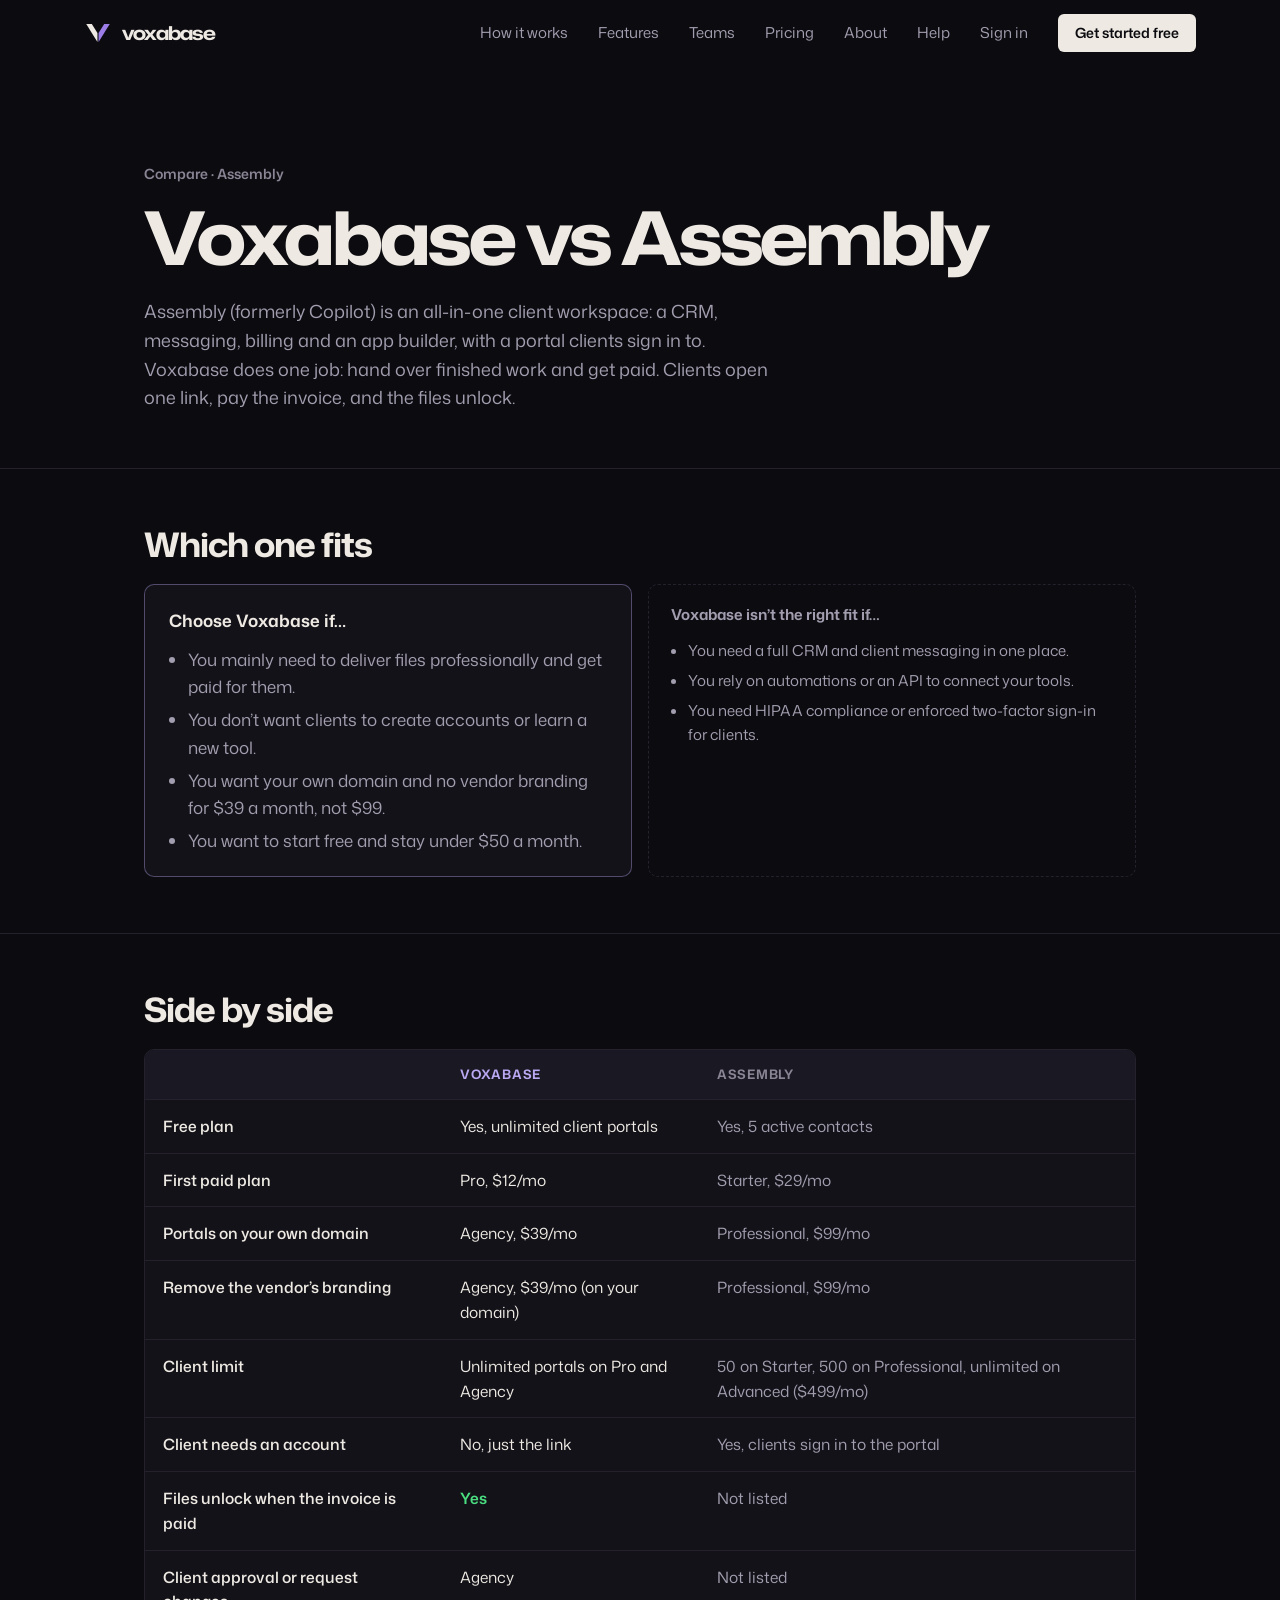
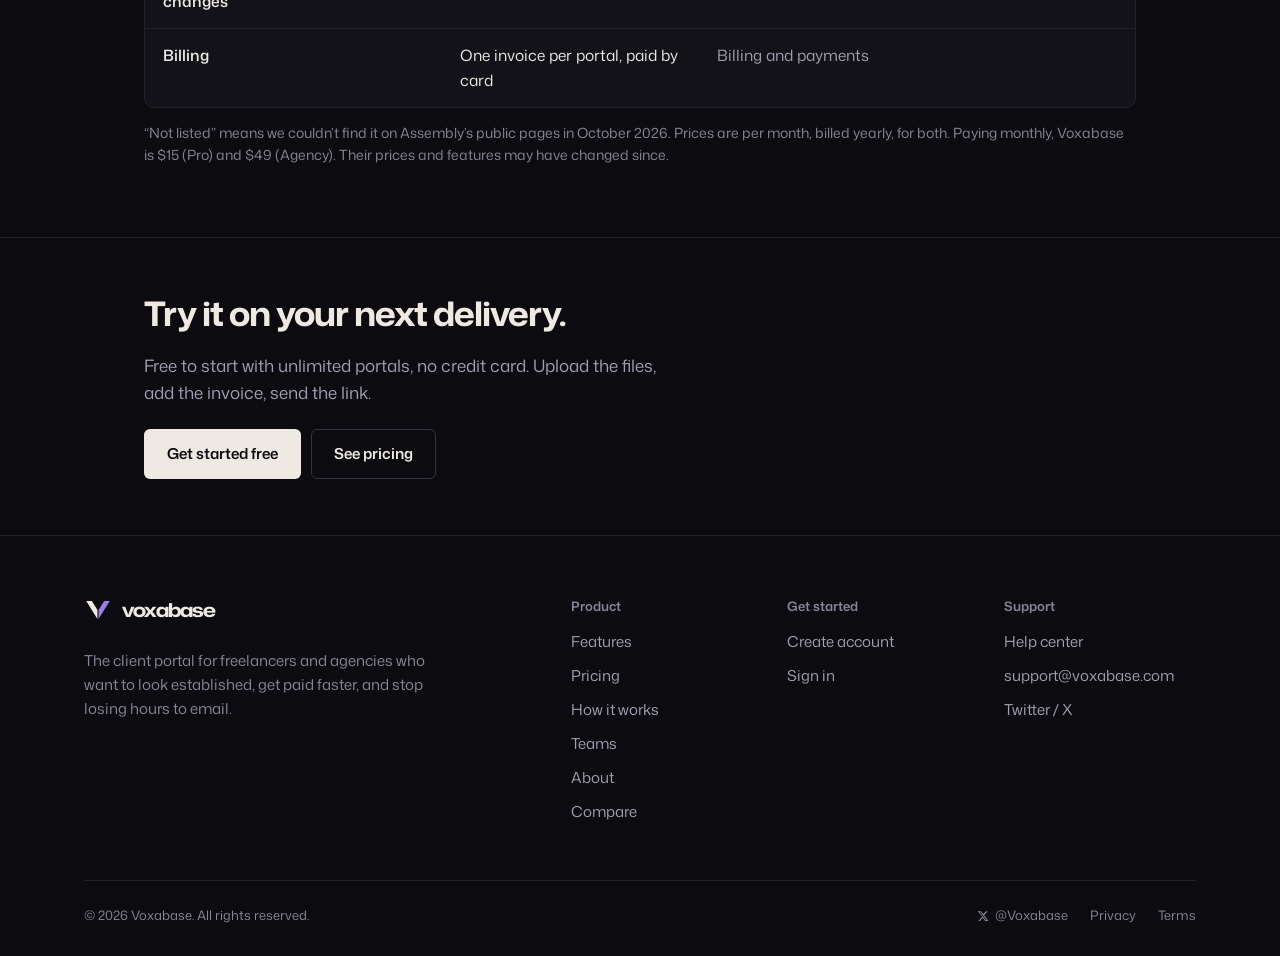
<file: voxabase-vs-assembly.html>
<!doctype html>
<html lang="en">
<head>
<meta charset="utf-8">
<meta name="viewport" content="width=device-width, initial-scale=1">
<title>Voxabase vs Assembly (formerly Copilot): client portals compared</title>
<meta name="description" content="Assembly is an all-in-one client workspace with logins, CRM and messaging. Voxabase does one thing: deliver your work and get paid, with no client accounts, from $0.">
<link rel="canonical" href="https://voxabase.com/voxabase-vs-assembly">
<meta property="og:type" content="website">
<meta property="og:site_name" content="Voxabase">
<meta property="og:url" content="https://voxabase.com/voxabase-vs-assembly">
<meta property="og:title" content="Voxabase vs Assembly (formerly Copilot): client portals compared">
<meta property="og:description" content="Assembly is an all-in-one client workspace with logins, CRM and messaging. Voxabase does one thing: deliver your work and get paid, with no client accounts, from $0.">
<meta name="theme-color" content="#0c0b10">
<link rel="icon" href="/favicon.ico" sizes="48x48">
<link rel="icon" type="image/svg+xml" href="/favicon.svg">
<link rel="apple-touch-icon" sizes="180x180" href="/apple-touch-icon.png">
<link rel="preconnect" href="https://fonts.googleapis.com">
<link rel="preconnect" href="https://fonts.gstatic.com" crossorigin>
<link rel="stylesheet" href="https://fonts.googleapis.com/css2?family=Mona+Sans:ital,wdth,wght@0,75..125,200..900;1,75..125,200..900&display=swap">
<link rel="stylesheet" href="/compare.css">
</head>
<body>
<a class="skip" href="#main">Skip to content</a>
<header class="nav" id="nav">
  <div class="nav-inner">
    <a class="brand" href="/" aria-label="Voxabase home">
      <svg class="mark" viewBox="0 0 40 40" aria-hidden="true" focusable="false"><path class="ma" d="M3.2 7H11.2L19.2 20V33Z"/><path class="mb" d="M36.8 7H28.8L20.8 20V33Z"/></svg>
      <span class="wordmark">voxabase</span>
    </a>
    <nav class="nav-links" aria-label="Primary">
      <a href="/#how">How it works</a>
      <a href="/#features">Features</a>
      <a href="/#teams">Teams</a>
      <a href="/#pricing">Pricing</a>
      <a href="/about">About</a>
      <a href="https://app.voxabase.com/docs">Help</a>
      <a href="https://app.voxabase.com/login">Sign in</a>
      <a class="btn btn-primary btn-sm" href="https://app.voxabase.com/signup">Get started free</a>
    </nav>
    <button class="menu-btn" id="menuBtn" type="button" aria-expanded="false" aria-controls="mobileMenu">Menu</button>
  </div>
  <div class="mobile-menu" id="mobileMenu" hidden>
    <a href="/#how">How it works</a>
    <a href="/#features">Features</a>
    <a href="/#teams">Teams</a>
    <a href="/#pricing">Pricing</a>
    <a href="/about">About</a>
    <a href="https://app.voxabase.com/docs">Help</a>
    <a href="https://app.voxabase.com/login">Sign in</a>
    <a class="btn btn-primary" href="https://app.voxabase.com/signup">Get started free <span class="arrow" aria-hidden="true">→</span></a>
  </div>
</header>
<main id="main">

<div class="hero">
  <div class="wrap">
    <p class="kicker"><a href="/compare">Compare</a> · Assembly</p>
    <h1>Voxabase vs Assembly</h1>
    <p class="lede">Assembly (formerly Copilot) is an all-in-one client workspace: a CRM, messaging, billing and an app builder, with a portal clients sign in to.
    Voxabase does one job: hand over finished work and get paid. Clients open one link, pay the invoice, and the files unlock.</p>
  </div>
</div>
<section>
  <div class="wrap">
    <h2>Which one fits</h2>
    <div class="fit">
      <div class="us">
        <h3>Choose Voxabase if&hellip;</h3>
        <ul>
          <li>You mainly need to deliver files professionally and get paid for them.</li>
          <li>You don&rsquo;t want clients to create accounts or learn a new tool.</li>
          <li>You want your own domain and no vendor branding for $39 a month, not $99.</li>
          <li>You want to start free and stay under $50 a month.</li>
        </ul>
      </div>
      <div class="not">
        <h3>Voxabase isn&rsquo;t the right fit if&hellip;</h3>
        <ul>
          <li>You need a full CRM and client messaging in one place.</li>
          <li>You rely on automations or an API to connect your tools.</li>
          <li>You need HIPAA compliance or enforced two-factor sign-in for clients.</li>
        </ul>
      </div>
    </div>
  </div>
</section>
<section>
  <div class="wrap">
    <h2>Side by side</h2>
<div class="table-scroll"><table>
<thead><tr><th scope="col"></th><th scope="col" class="us">Voxabase</th><th scope="col">Assembly</th></tr></thead><tbody>
<tr><th scope="row">Free plan</th><td class="us" data-label="Voxabase">Yes, unlimited client portals</td><td data-label="Assembly">Yes, 5 active contacts</td></tr>
<tr><th scope="row">First paid plan</th><td class="us" data-label="Voxabase">Pro, $12/mo</td><td data-label="Assembly">Starter, $29/mo</td></tr>
<tr><th scope="row">Portals on your own domain</th><td class="us" data-label="Voxabase">Agency, $39/mo</td><td data-label="Assembly">Professional, $99/mo</td></tr>
<tr><th scope="row">Remove the vendor&rsquo;s branding</th><td class="us" data-label="Voxabase">Agency, $39/mo (on your domain)</td><td data-label="Assembly">Professional, $99/mo</td></tr>
<tr><th scope="row">Client limit</th><td class="us" data-label="Voxabase">Unlimited portals on Pro and Agency</td><td data-label="Assembly">50 on Starter, 500 on Professional, unlimited on Advanced ($499/mo)</td></tr>
<tr><th scope="row">Client needs an account</th><td class="us" data-label="Voxabase">No, just the link</td><td data-label="Assembly">Yes, clients sign in to the portal</td></tr>
<tr><th scope="row">Files unlock when the invoice is paid</th><td class="us" data-label="Voxabase"><span class="yes">Yes</span></td><td data-label="Assembly">Not listed</td></tr>
<tr><th scope="row">Client approval or request changes</th><td class="us" data-label="Voxabase">Agency</td><td data-label="Assembly">Not listed</td></tr>
<tr><th scope="row">Billing</th><td class="us" data-label="Voxabase">One invoice per portal, paid by card</td><td data-label="Assembly">Billing and payments</td></tr>
</tbody></table></div>
    <p class="note">&ldquo;Not listed&rdquo; means we couldn&rsquo;t find it on Assembly&rsquo;s public pages in October 2026. Prices are per month, billed yearly, for both. Paying monthly, Voxabase is $15 (Pro) and $49 (Agency). Their prices and features may have changed since.</p>
  </div>
</section>
<section class="cta">
  <div class="wrap">
    <h2>Try it on your next delivery.</h2>
    <p class="muted" style="max-width:52ch;margin:0">Free to start with unlimited portals, no credit card. Upload the files, add the invoice, send the link.</p>
    <div class="actions">
      <a class="btn btn-primary" href="https://app.voxabase.com/signup">Get started free</a>
      <a class="btn btn-ghost" href="/#pricing">See pricing</a>
    </div>
  </div>
</section>
</main>
<footer class="foot">
  <div class="wrap">
    <div class="foot-top">
      <div class="foot-brand">
        <a class="brand" href="/" aria-label="Voxabase home">
          <svg class="mark" viewBox="0 0 40 40" aria-hidden="true" focusable="false"><path class="ma" d="M3.2 7H11.2L19.2 20V33Z"/><path class="mb" d="M36.8 7H28.8L20.8 20V33Z"/></svg>
          <span class="wordmark">voxabase</span>
        </a>
        <p>The client portal for freelancers and agencies who want to look established, get paid faster, and stop losing hours to email.</p>
      </div>
      <nav class="foot-cols" aria-label="Footer">
        <div>
          <p class="foot-h">Product</p>
          <ul><li><a href="/#features">Features</a></li><li><a href="/#pricing">Pricing</a></li><li><a href="/#how">How it works</a></li><li><a href="/#teams">Teams</a></li><li><a href="/about">About</a></li><li><a href="/compare">Compare</a></li></ul>
        </div>
        <div>
          <p class="foot-h">Get started</p>
          <ul><li><a href="https://app.voxabase.com/signup">Create account</a></li><li><a href="https://app.voxabase.com/login">Sign in</a></li></ul>
        </div>
        <div>
          <p class="foot-h">Support</p>
          <ul><li><a href="https://app.voxabase.com/docs">Help center</a></li><li><a href="mailto:support@voxabase.com">support@voxabase.com</a></li><li><a href="https://x.com/Voxabase" target="_blank" rel="noopener">Twitter / X</a></li></ul>
        </div>
      </nav>
    </div>
    <div class="foot-bottom">
      <p>© 2026 Voxabase. All rights reserved.</p>
      <div class="foot-legal">
        <a href="https://x.com/Voxabase" target="_blank" rel="noopener"><svg viewBox="0 0 24 24" fill="currentColor" aria-hidden="true"><path d="M18.244 2.25h3.308l-7.227 8.26 8.502 11.24H16.17l-4.714-6.231-5.401 6.231H2.747l7.73-8.835L1.254 2.25H8.08l4.253 5.622 5.911-5.622zm-1.161 17.52h1.833L7.084 4.126H5.117z"/></svg>@Voxabase</a>
        <a href="https://app.voxabase.com/privacy">Privacy</a>
        <a href="https://app.voxabase.com/terms">Terms</a>
      </div>
    </div>
  </div>
</footer>

<script>
(function () {
  /* Nav: hairline and glass once the page scrolls */
  var nav = document.getElementById('nav');
  function onScroll() { nav.classList.toggle('is-scrolled', window.scrollY > 8); }
  window.addEventListener('scroll', onScroll, { passive: true });
  onScroll();

  /* Mobile menu */
  var menuBtn = document.getElementById('menuBtn');
  var menu = document.getElementById('mobileMenu');
  function setMenu(open) {
    menu.hidden = !open;
    menuBtn.setAttribute('aria-expanded', String(open));
    menuBtn.textContent = open ? 'Close' : 'Menu';
  }
  menuBtn.addEventListener('click', function () { setMenu(menu.hidden); });
  menu.addEventListener('click', function (e) { if (e.target.closest('a')) setMenu(false); });
  document.addEventListener('keydown', function (e) { if (e.key === 'Escape' && !menu.hidden) { setMenu(false); menuBtn.focus(); } });

  /* Signed in to the app already (hint cookie set by app.voxabase.com):
     Sign in goes away and Get started free becomes Dashboard */
  if (/(?:^|; )vb_signed_in=1(?:;|$)/.test(document.cookie)) {
    document.querySelectorAll('.nav a[href="https://app.voxabase.com/login"]').forEach(function (a) { a.remove(); });
    document.querySelectorAll('.nav a.btn[href="https://app.voxabase.com/signup"]').forEach(function (a) {
      a.href = 'https://app.voxabase.com/dashboard';
      a.firstChild.textContent = a.querySelector('.arrow') ? 'Dashboard ' : 'Dashboard';
    });
  }
})();
</script>
</body>
</html>
</file>
<file: compare.css>
/* Comparison pages: same ink-and-paper look as the home page, built for reading. */
:root {
  color-scheme: dark;
  --ink: #0c0b10; --ink-2: #131219; --ink-3: #1a1822;
  --rule: #24212d; --rule-2: #353140;
  --paper: #eeeae3; --muted: #a39eaf; --faint: #8a8595;
  --violet-mark: #9c7de8; --violet-ink: #baa8f2;
  --ok: #4ade80;
  --measure: 1080px;
  --gutter: clamp(1rem, .35rem + 3vw, 3rem);
}
* { box-sizing: border-box; }
html { -webkit-text-size-adjust: 100%; }
body { margin: 0; background: var(--ink); color: var(--paper); line-height: 1.6;
  font-family: "Mona Sans", "Helvetica Neue", Helvetica, Arial, sans-serif; font-size: 1.0625rem; -webkit-font-smoothing: antialiased; }
a { color: inherit; }
::selection { background: rgba(134, 95, 217, .42); }
.wrap { max-width: var(--measure); margin: 0 auto; padding-inline: var(--gutter); }

/* Header, buttons and footer: copied from about.html so every page matches.
   about.html relies on these global resets, so they're scoped here. */
[hidden] { display: none !important; }
:where(.nav) button { font: inherit; }
.nav a, .foot a, .skip, .btn { text-decoration: none; }
:where(.foot) :where(p, ul) { margin: 0; }
:where(.foot) ul { padding: 0; list-style: none; }
:root { --ink-glass: rgba(12, 11, 16, 0.84); --white: #ffffff; --radius: 6px; --violet-line: rgba(186, 168, 242, 0.38);
  --font-display: "Mona Sans", "Helvetica Neue", Helvetica, Arial, sans-serif; --font-body: var(--font-display); --step--1: 0.8125rem; }
.skip {
  position: absolute; left: var(--gutter); top: -60px; z-index: 100;
  background: var(--paper); color: var(--ink); padding: 10px 14px; border-radius: var(--radius); font-weight: 600;
}
.skip:focus { top: 12px; }

/* ── Brand ─────────────────────────────────────────── */
.brand { display: inline-flex; align-items: center; gap: 10px; }
.mark { width: 28px; height: 28px; flex: none; display: block; }
.mark .ma { fill: var(--paper); }
.mark .mb { fill: var(--violet-mark); }
.wordmark {
  font-family: var(--font-display);
  font-stretch: 125%;
  font-weight: 700;
  font-size: 1.1875rem;
  letter-spacing: -0.04em;
  line-height: 1;
  padding-bottom: 1px;
}

/* ── Nav ───────────────────────────────────────────── */
.nav {
  position: sticky;
  top: env(safe-area-inset-top, 0px);
  z-index: 50;
  border-bottom: 1px solid transparent;
  transition: background-color 0.25s, border-color 0.25s;
}
.nav.is-scrolled {
  background: var(--ink-glass);
  -webkit-backdrop-filter: blur(16px) saturate(140%);
  backdrop-filter: blur(16px) saturate(140%);
  border-bottom-color: var(--rule);
}
.nav-inner {
  max-width: var(--measure);
  margin-inline: auto;
  padding: 14px var(--gutter);
  display: flex;
  align-items: center;
  justify-content: space-between;
  gap: 24px;
}
.nav-links { display: flex; align-items: center; gap: 30px; font-size: 0.9375rem; }
.nav-links a:not(.btn) { color: var(--muted); transition: color 0.2s; }
.nav-links a:not(.btn):hover, .nav-links a[aria-current="page"] { color: var(--paper); }
.menu-btn {
  display: none;
  font-family: var(--font-body);
  font-size: var(--step--1);
  color: var(--paper);
  background: transparent;
  border: 1px solid var(--rule-2);
  border-radius: var(--radius);
  padding: 8px 12px;
  cursor: pointer;
}
.mobile-menu {
  border-top: 1px solid var(--rule);
  background: var(--ink);
  padding: 6px var(--gutter) 22px;
  display: grid;
}
.mobile-menu a:not(.btn) { padding-block: 14px; font-size: 1.125rem; border-bottom: 1px solid var(--rule); }
.mobile-menu .btn { margin-top: 18px; }
@media (max-width: 880px) {
  .nav-links { display: none; }
  .menu-btn { display: inline-flex; }
}
@media (min-width: 881px) { .mobile-menu { display: none !important; } }

/* ── Buttons ───────────────────────────────────────── */
.btn {
  display: inline-flex;
  align-items: center;
  justify-content: center;
  gap: 0.5em;
  min-height: 50px;
  padding-inline: 22px;
  border-radius: var(--radius);
  border: 1px solid transparent;
  font-family: var(--font-body);
  font-weight: 600;
  font-size: 0.9375rem;
  line-height: 1;
  white-space: nowrap;
  cursor: pointer;
  transition: background-color 0.2s, color 0.2s, border-color 0.2s;
}
.btn-primary { background: var(--paper); color: var(--ink); }
.btn-primary:hover { background: var(--white); }
.btn-ghost { background: transparent; color: var(--paper); border-color: var(--rule-2); }
.btn-ghost:hover { background: var(--ink-2); border-color: var(--faint); }
.btn-sm { min-height: 38px; padding-inline: 16px; font-size: 0.875rem; }
.btn .arrow { display: inline-block; transition: transform 0.2s; }
.btn:hover .arrow { transform: translateX(3px); }
.actions { display: flex; flex-wrap: wrap; gap: 12px; margin-top: 30px; }

/* Intro */
.hero { padding: clamp(48px, 8vw, 96px) 0 clamp(32px, 5vw, 56px); }
.kicker { font-size: .875rem; font-weight: 600; color: var(--faint); margin: 0 0 16px; }
.kicker a { text-decoration: none; }
.kicker a:hover { color: var(--paper); }
h1 { margin: 0; font-weight: 740; font-stretch: 118%; font-size: clamp(2.4rem, 1rem + 5vw, 4.6rem); line-height: 1; letter-spacing: -.045em; text-wrap: balance; }
h1 em { font-style: italic; font-weight: 700; color: var(--violet-ink); }
.lede { color: var(--muted); max-width: 58ch; margin: 22px 0 0; font-size: 1.125rem; text-wrap: pretty; }
@media (max-width: 640px) { h1 { font-stretch: 100%; letter-spacing: -.035em; } }

section { padding: clamp(32px, 5vw, 56px) 0; border-top: 1px solid var(--rule); }
h2 { margin: 0 0 20px; font-weight: 700; font-stretch: 110%; font-size: clamp(1.5rem, 1.1rem + 1.4vw, 2.1rem); letter-spacing: -.03em; line-height: 1.15; }
p { text-wrap: pretty; }
.muted { color: var(--muted); }

/* Which one fits */
.fit { display: grid; grid-template-columns: 1fr 1fr; gap: 16px; }
@media (max-width: 760px) { .fit { grid-template-columns: 1fr; } }
.fit > div { border: 1px solid var(--rule); background: var(--ink-2); border-radius: 10px; padding: 22px 24px; }
.fit > div.us { border-color: rgba(186, 168, 242, .38); }
.fit h3 { margin: 0 0 12px; font-size: 1.0625rem; font-weight: 650; }
.fit ul { margin: 0; padding-left: 1.1em; color: var(--muted); }
.fit li + li { margin-top: 6px; }

/* The table */
.table-scroll { overflow-x: auto; border: 1px solid var(--rule); border-radius: 10px; background: var(--ink-2); }
table { width: 100%; border-collapse: collapse; font-size: .9688rem; min-width: 560px; }
th, td { text-align: left; vertical-align: top; padding: 14px 18px; border-top: 1px solid var(--rule); }
thead th { border-top: 0; font-size: .8125rem; font-weight: 650; color: var(--faint); text-transform: uppercase; letter-spacing: .06em; background: var(--ink-3); }
thead th.us { color: var(--violet-ink); }
tbody th { font-weight: 550; color: var(--paper); width: 30%; }
td { color: var(--muted); }
td.us { color: var(--paper); }
.yes { color: var(--ok); font-weight: 600; }
.note { margin-top: 14px; font-size: .875rem; color: var(--faint); }

/* Comparison cards (overview page) */
.cards { display: grid; grid-template-columns: repeat(auto-fit, minmax(280px, 1fr)); gap: 16px; }
.card { display: block; text-decoration: none; border: 1px solid var(--rule); background: var(--ink-2); border-radius: 10px; padding: 22px 24px; transition: border-color .15s; }
.card:hover { border-color: var(--rule-2); }
.card h3 { margin: 0 0 8px; font-size: 1.125rem; font-weight: 650; }
.card p { margin: 0; color: var(--muted); font-size: .9688rem; }
.card span { display: inline-block; margin-top: 14px; font-size: .875rem; font-weight: 600; color: var(--violet-ink); }

/* Closing call to action */
.cta { text-align: left; }
.cta .actions { display: flex; flex-wrap: wrap; gap: 10px; margin-top: 22px; }

body .nav-inner, .foot .wrap { max-width: 1200px; }

/* ── Footer ────────────────────────────────────────── */
.foot { border-top: 1px solid var(--rule); padding-block: 60px 30px; font-size: 0.9375rem; }
.foot-top { display: grid; grid-template-columns: minmax(0, 5fr) minmax(0, 7fr); gap: 40px; }
.foot-brand p { margin-top: 18px; color: var(--faint); max-width: 38ch; }
.foot-cols { display: grid; grid-template-columns: repeat(3, minmax(0, 1fr)); gap: 24px; }
.foot-h { font-size: 0.8125rem; font-weight: 600; color: var(--faint); margin-bottom: 14px; }
.foot-cols ul { display: grid; gap: 10px; }
.foot-cols a { color: var(--muted); overflow-wrap: anywhere; transition: color 0.2s; }
.foot-cols a:hover { color: var(--paper); }
.foot-bottom {
  display: flex; flex-wrap: wrap; align-items: center; justify-content: space-between; gap: 14px 24px;
  margin-top: 56px; padding-top: 24px;
  border-top: 1px solid var(--rule);
  font-size: 0.8125rem; color: var(--faint);
}
.foot-legal { display: flex; flex-wrap: wrap; gap: 8px 22px; }
.foot-legal a { color: var(--faint); display: inline-flex; align-items: center; gap: 6px; }
.foot-legal a:hover { color: var(--paper); }
.foot-legal svg { width: 12px; height: 12px; }
@media (max-width: 760px) {
  .foot-top { grid-template-columns: minmax(0, 1fr); }
  .foot-cols { grid-template-columns: repeat(2, minmax(0, 1fr)); }
}

/* ── Motion ────────────────────────────────────────── */

/* Phones: each row becomes a small block, both answers labeled */
@media (max-width: 640px) {
  table { min-width: 0; }
  thead { display: none; }
  tbody tr { display: grid; grid-template-columns: 1fr 1fr; gap: 4px 16px; padding: 14px 16px; border-top: 1px solid var(--rule); }
  tbody tr:first-child { border-top: 0; }
  tbody th { grid-column: 1 / -1; width: auto; padding: 0 0 4px; border: 0; }
  td { padding: 0; border: 0; font-size: .9375rem; }
  td::before { content: attr(data-label); display: block; font-size: .75rem; font-weight: 650; letter-spacing: .05em; text-transform: uppercase; color: var(--faint); }
  td.us::before { color: var(--violet-ink); }
}
.fit > div.not { background: transparent; border-style: dashed; padding: 18px 22px; }
.fit > div.not h3 { font-size: .9375rem; color: var(--muted); }
.fit > div.not ul { font-size: .9375rem; }
</file>
